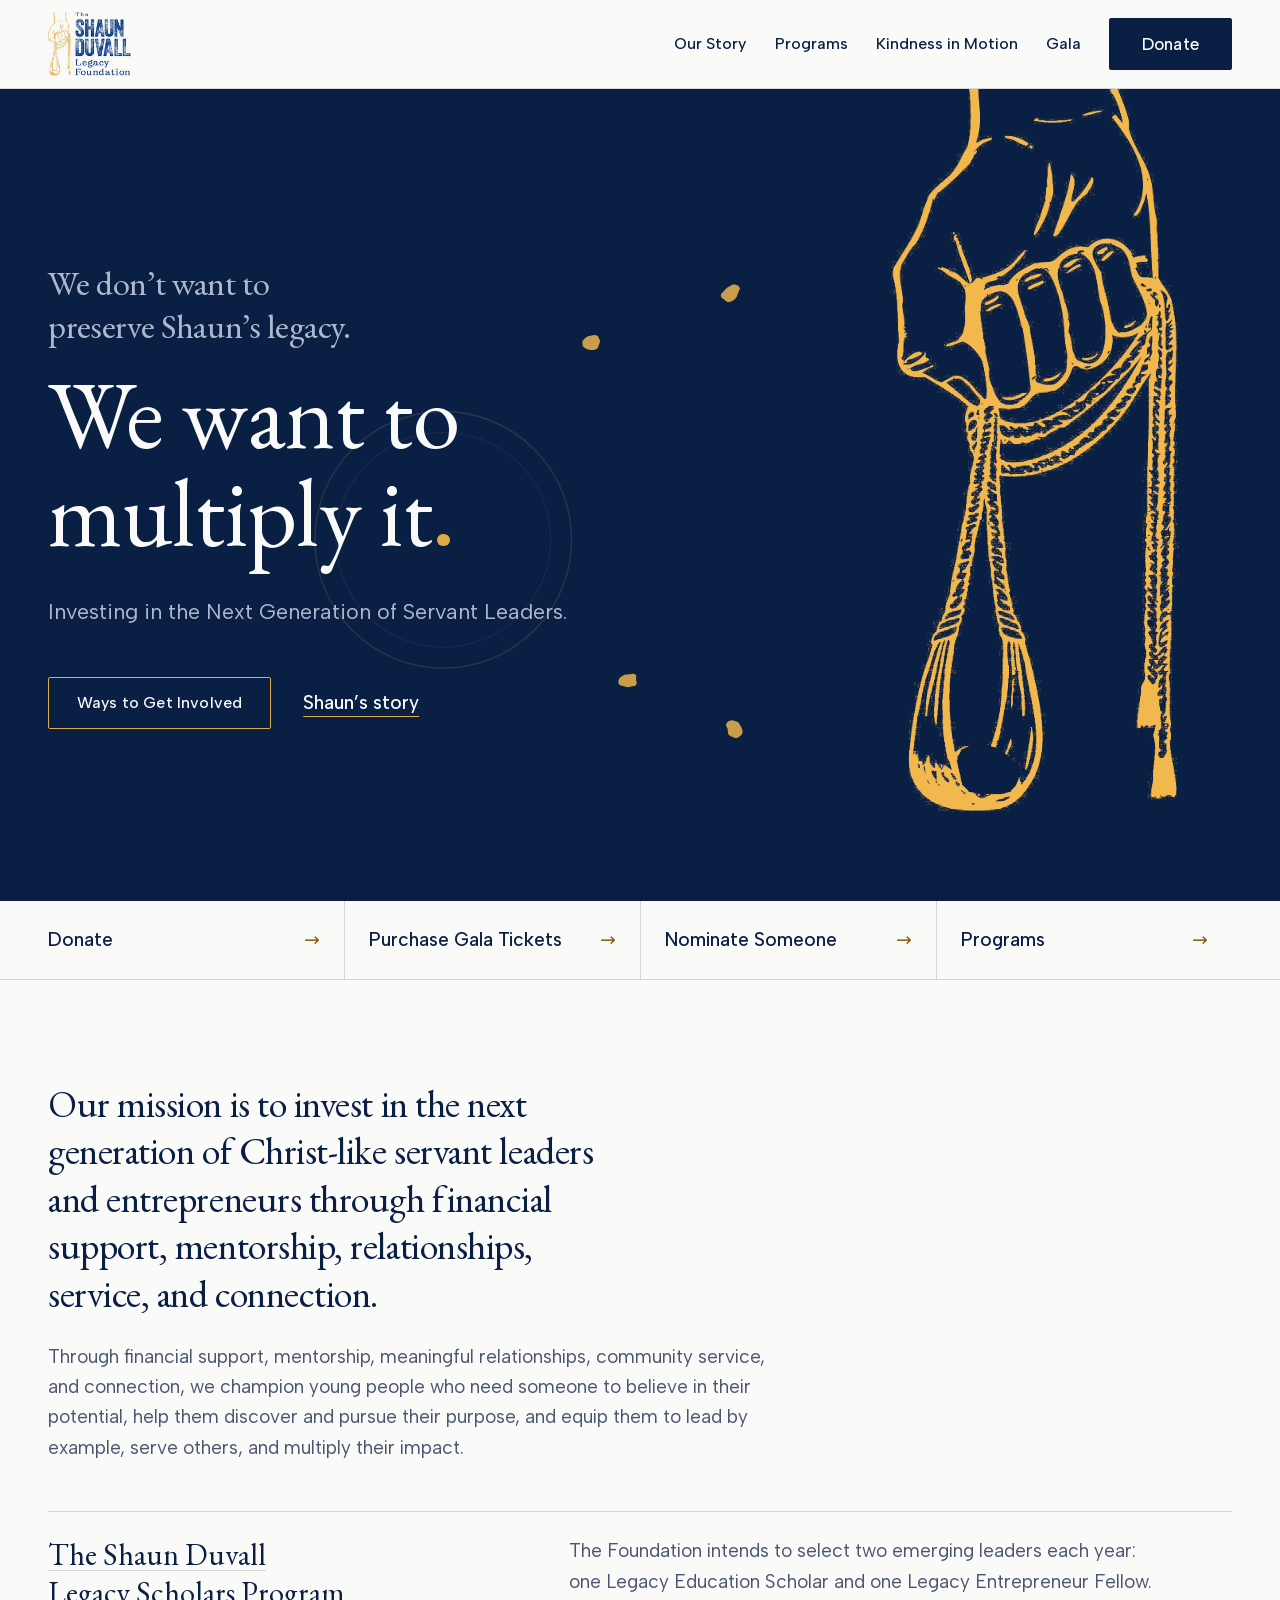
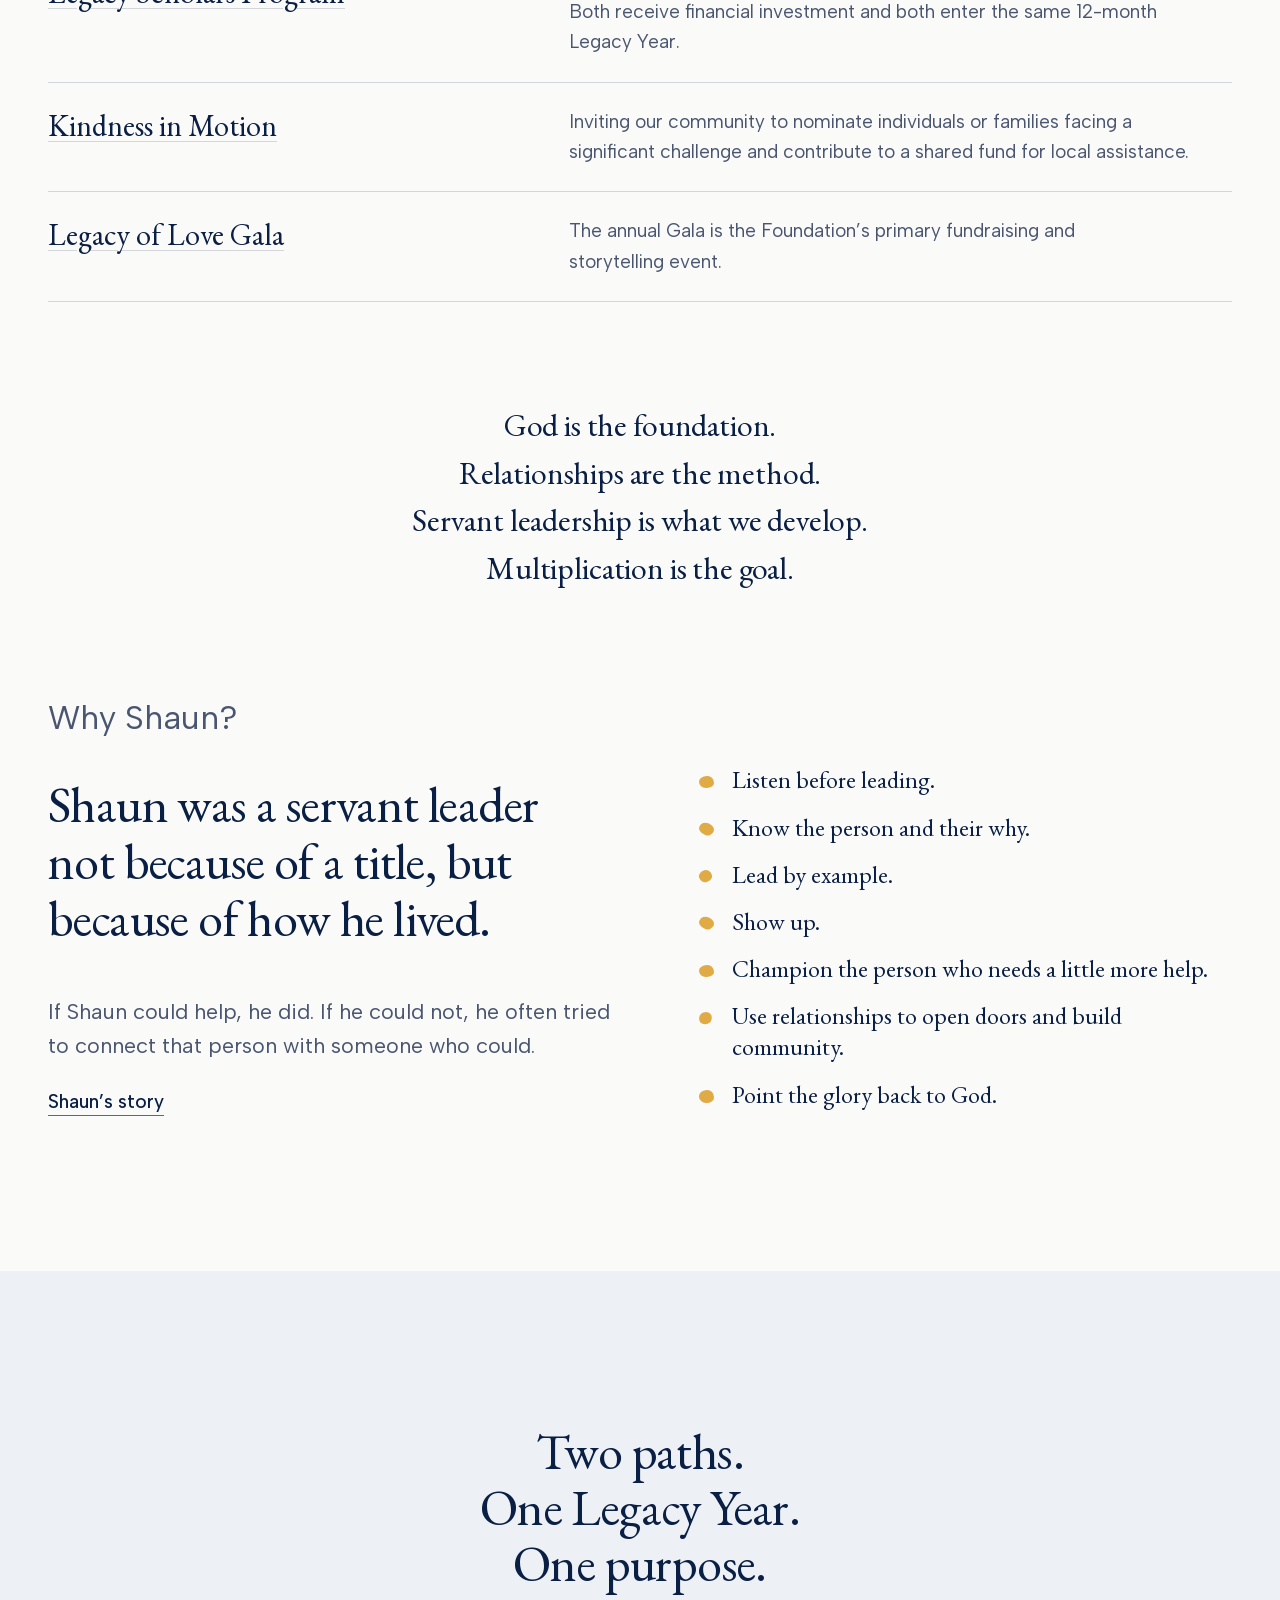
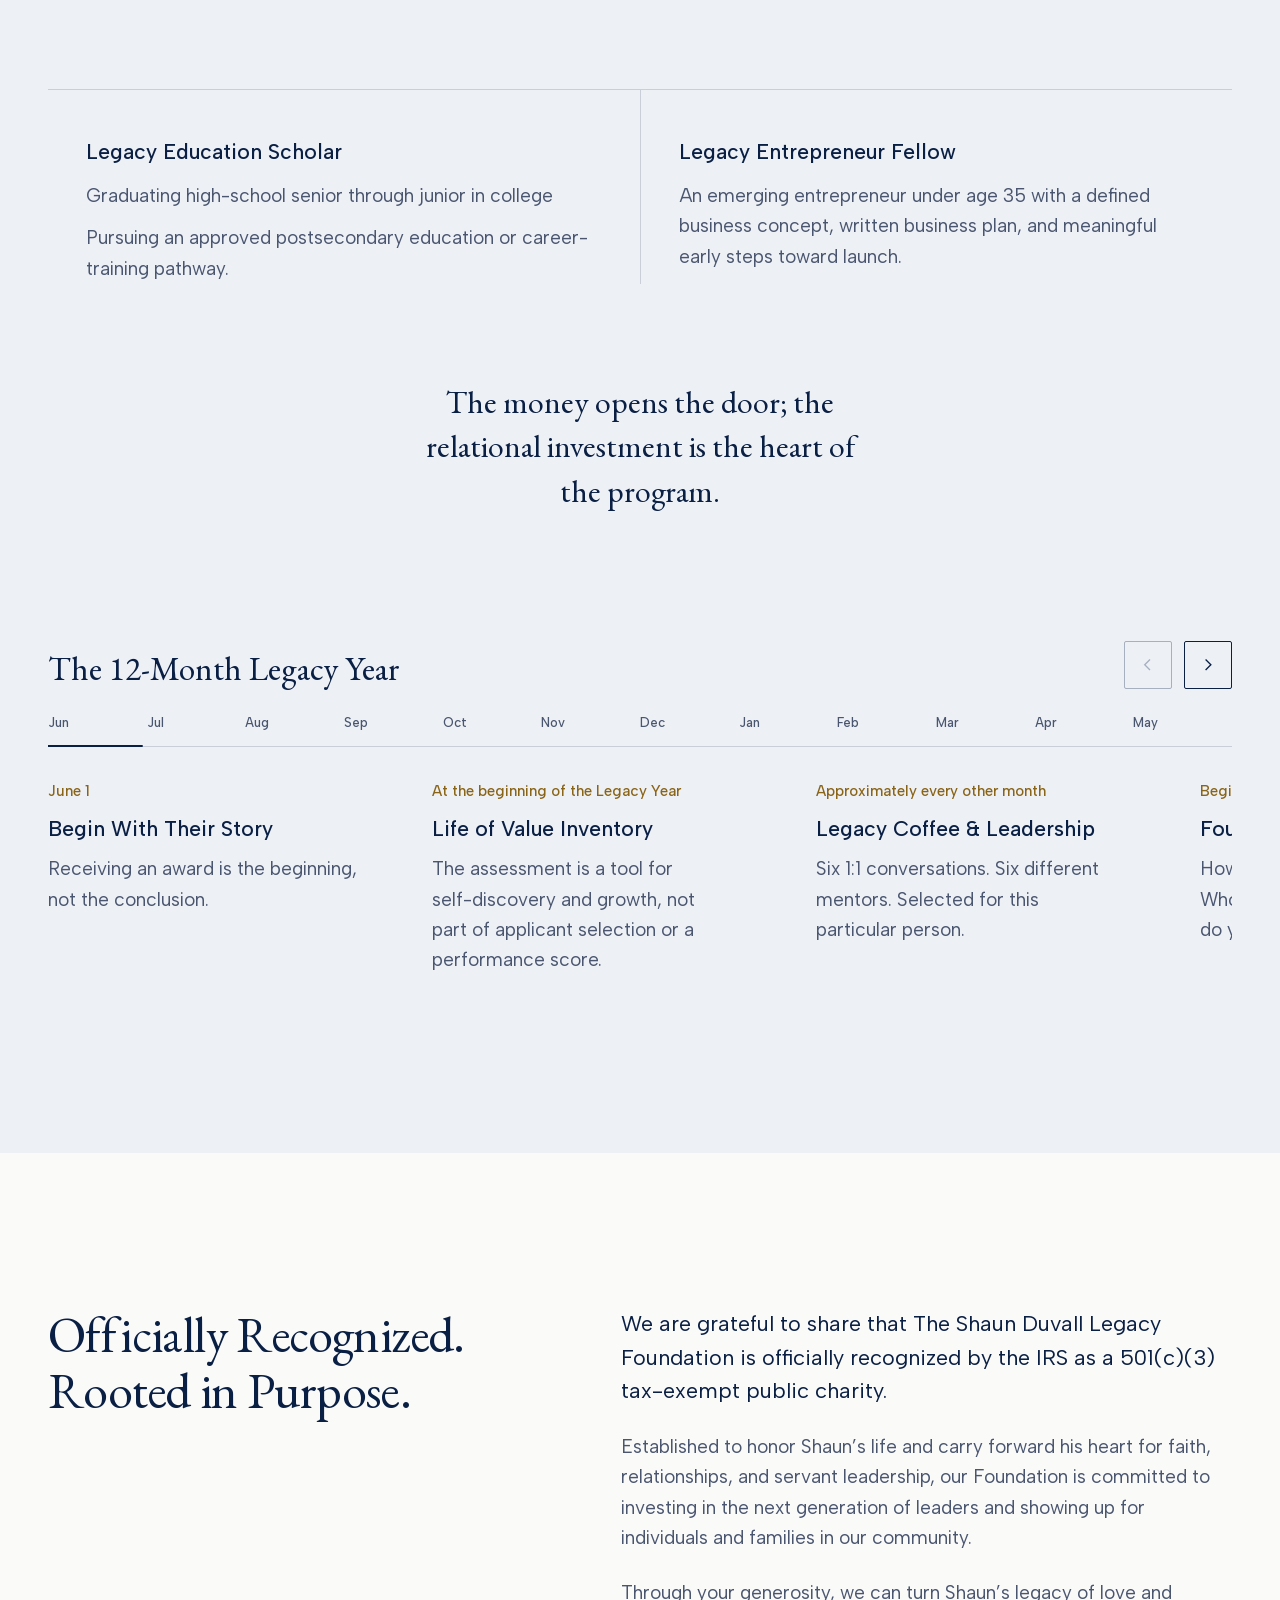
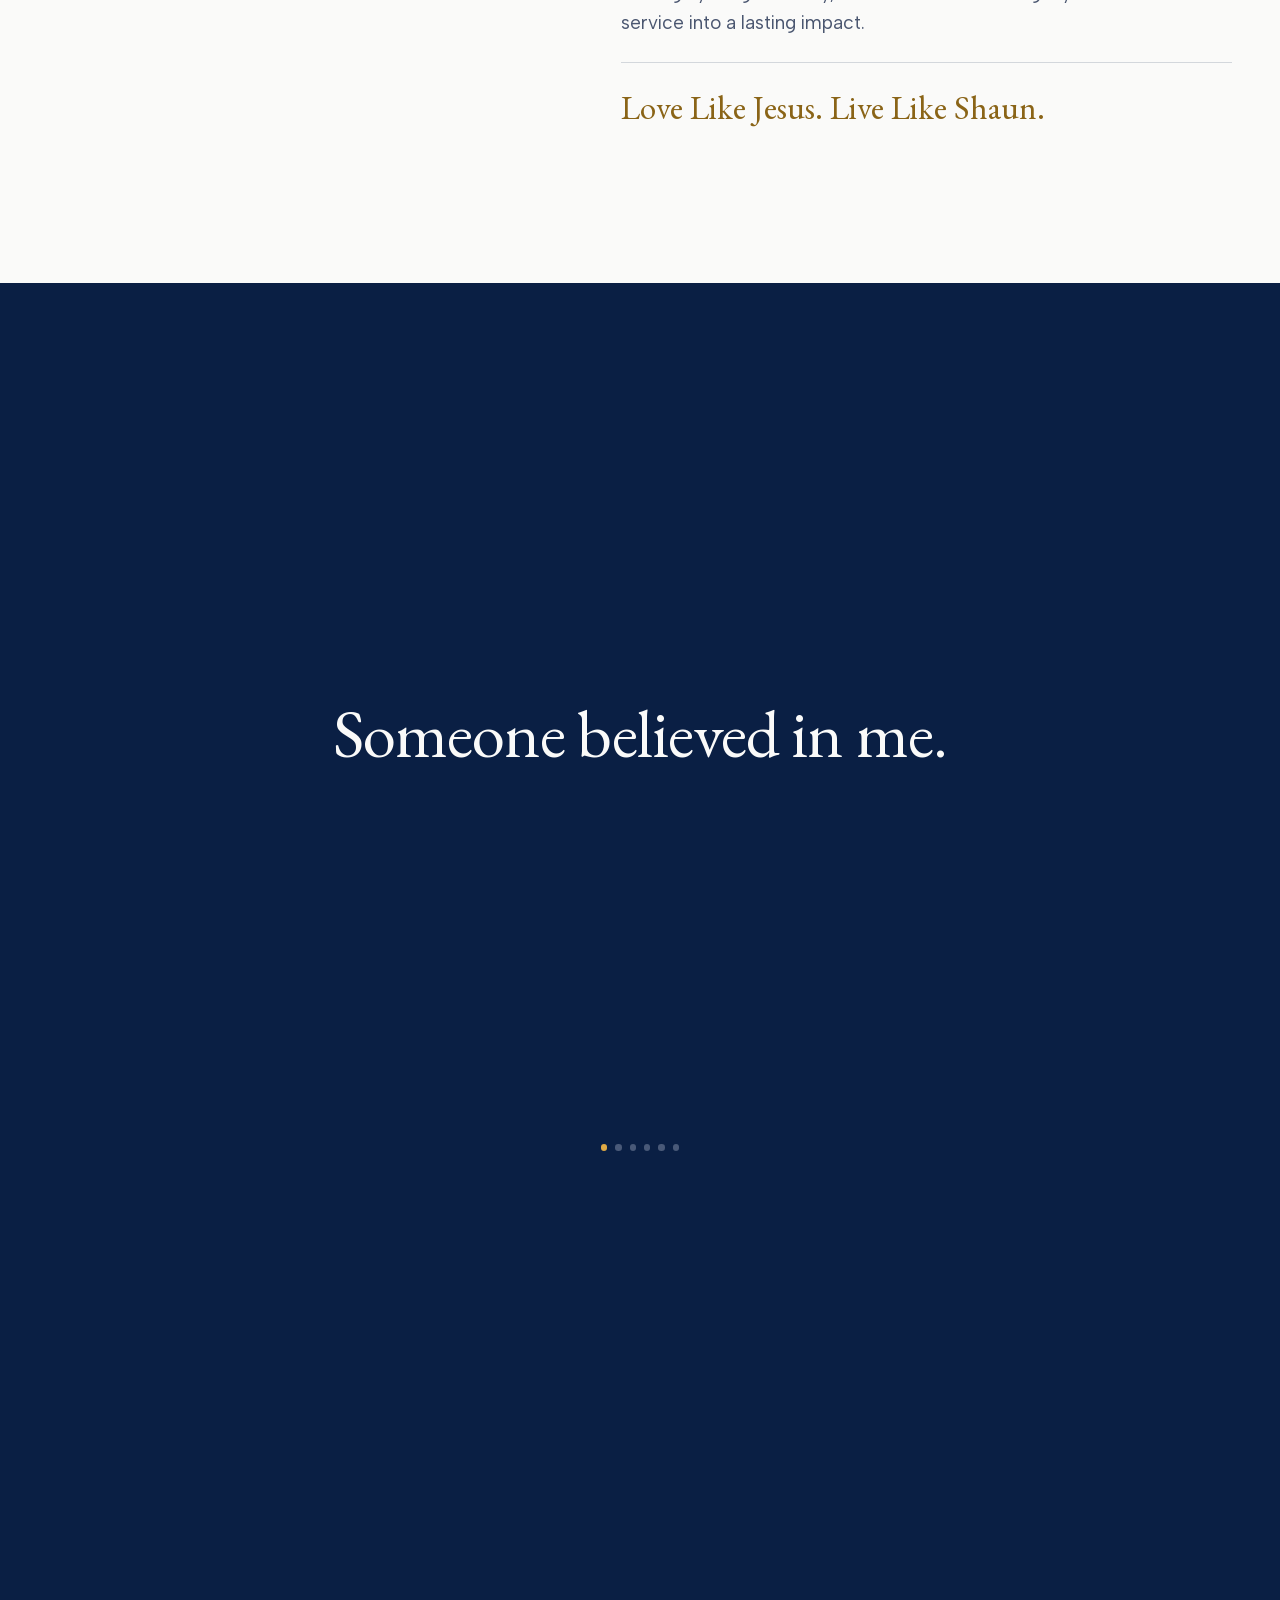
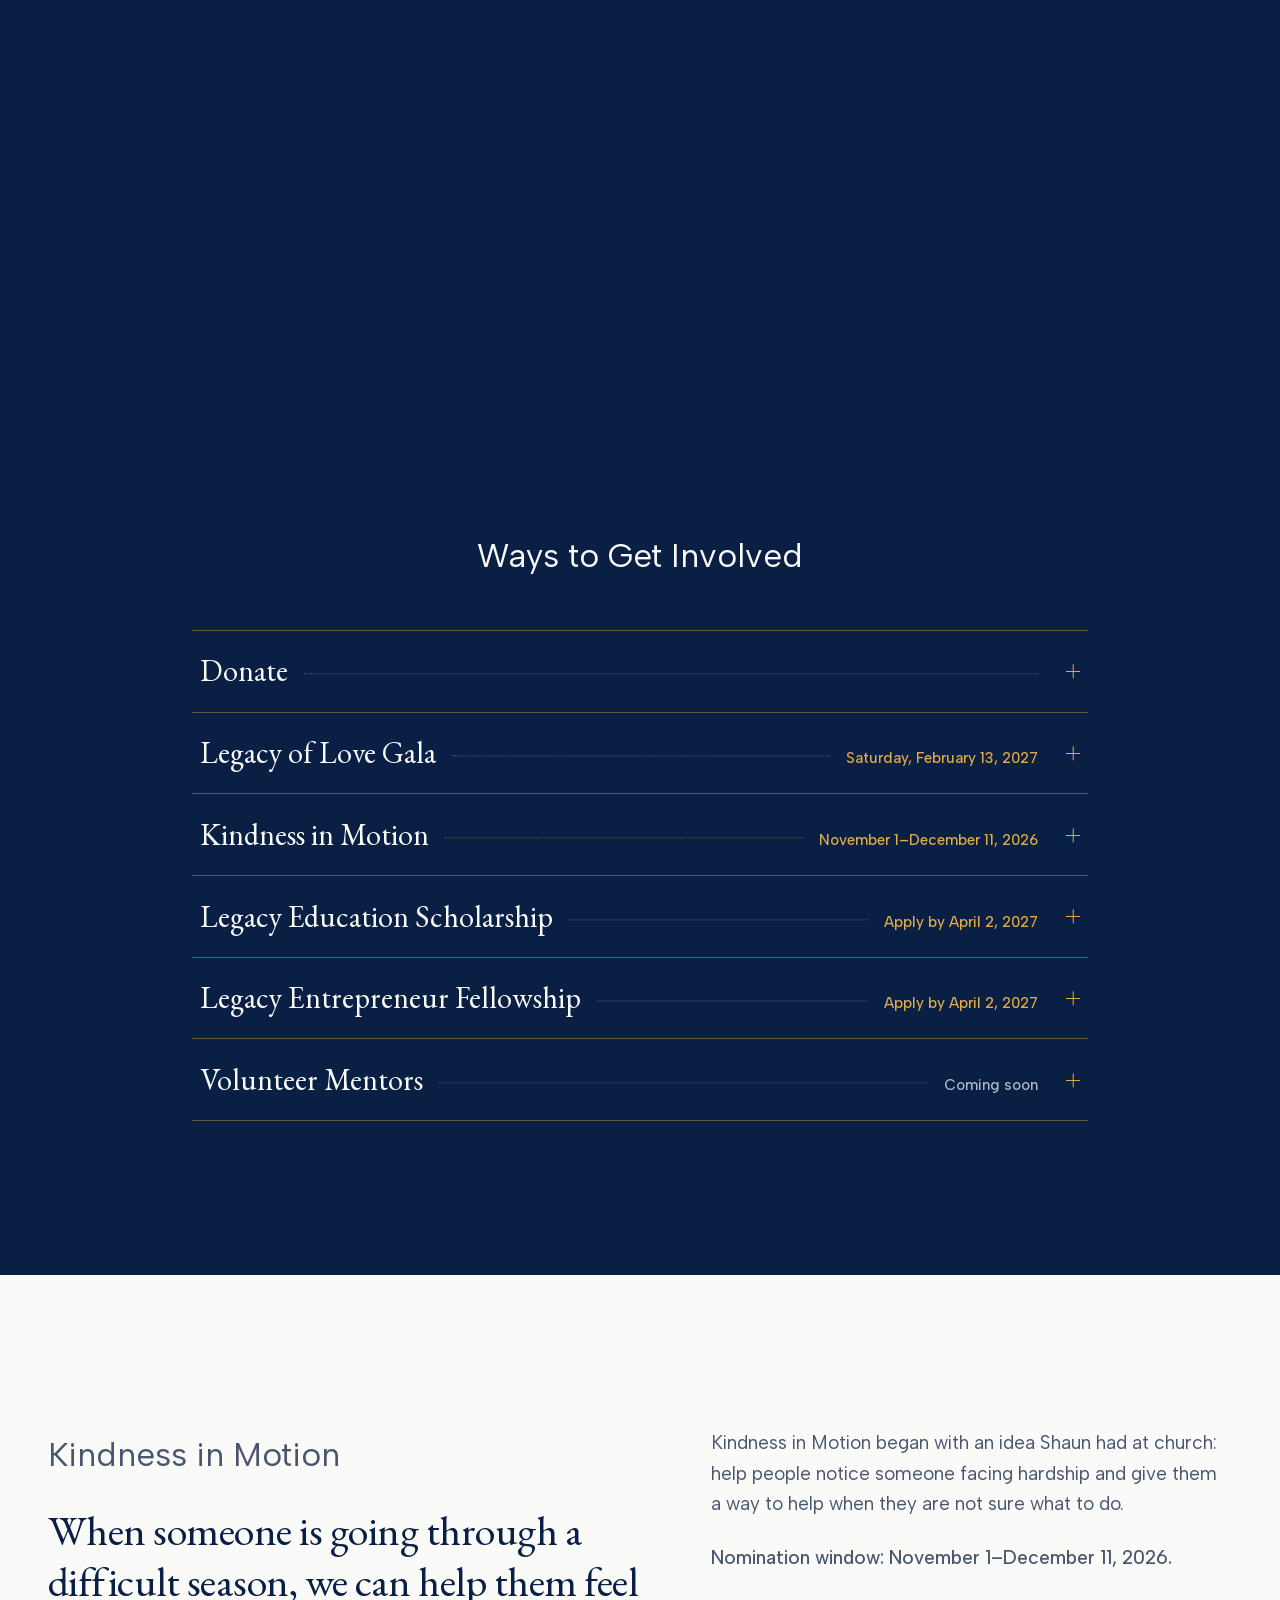
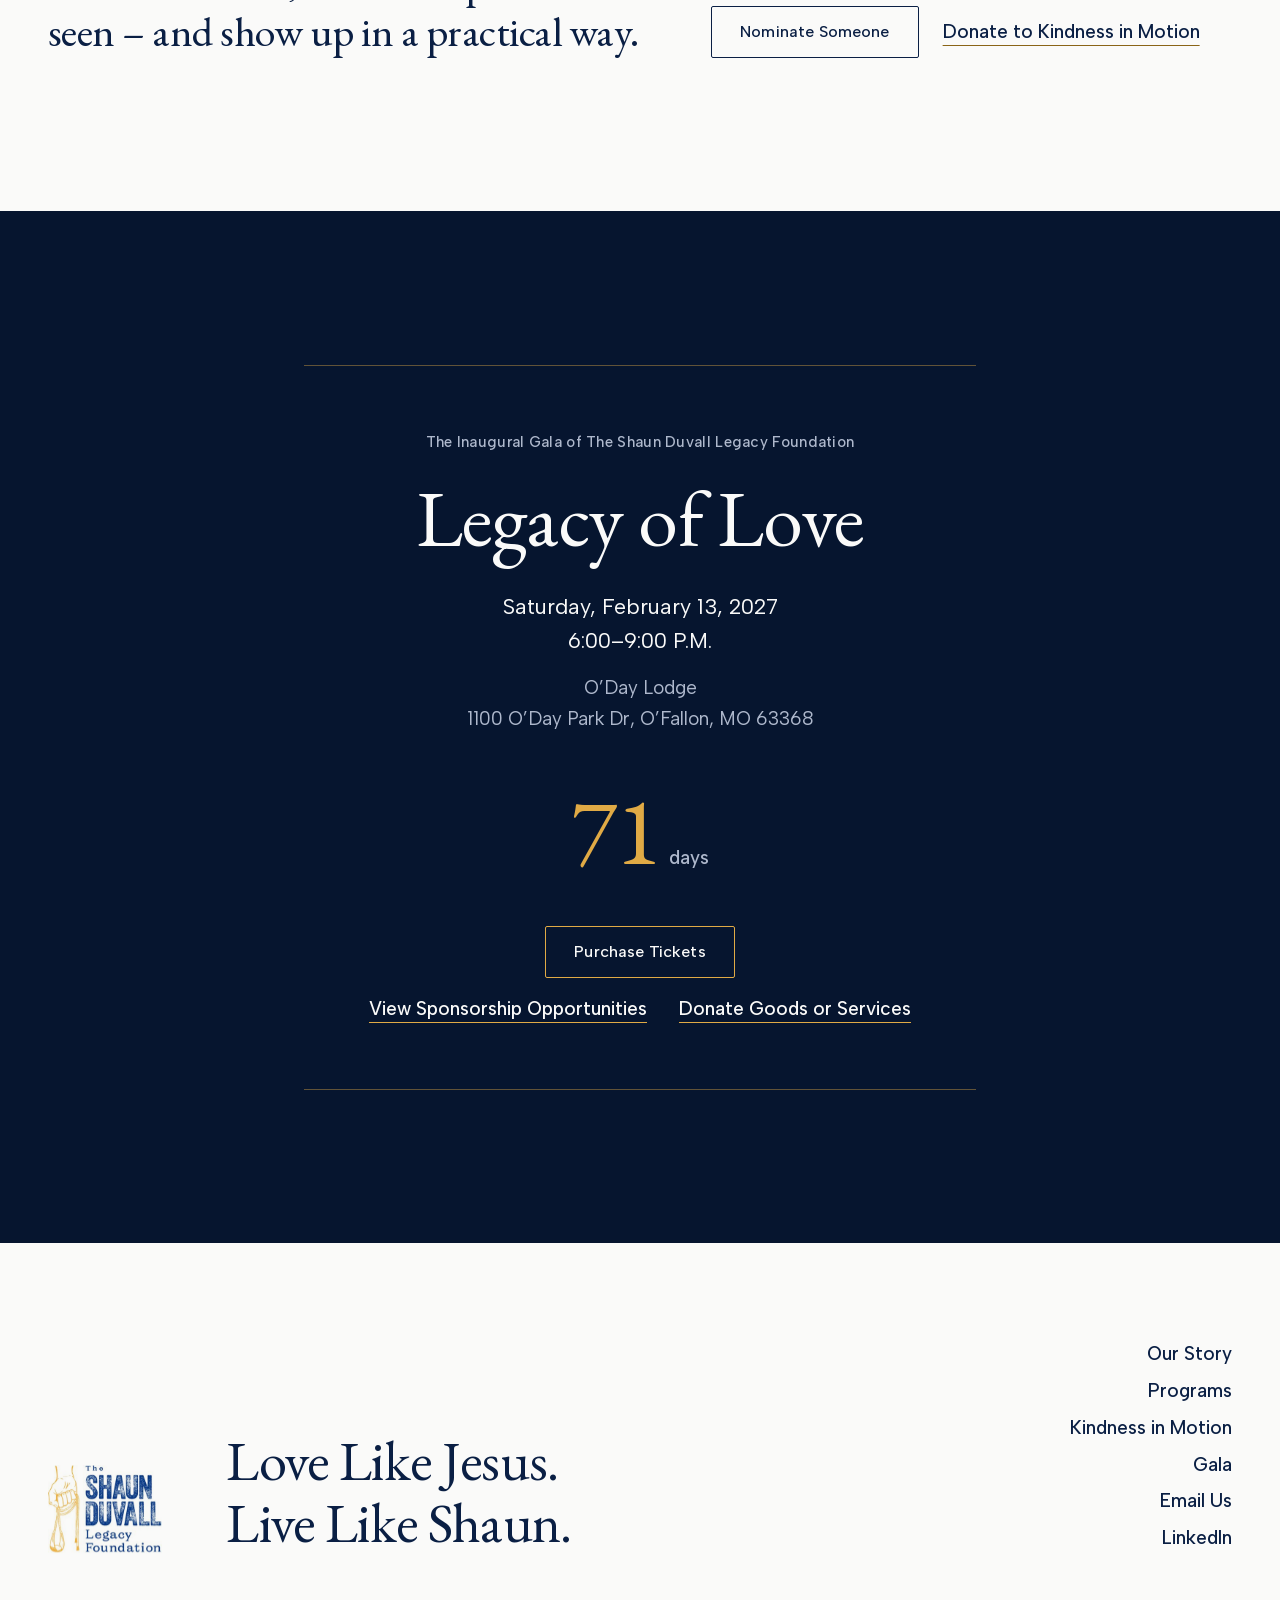
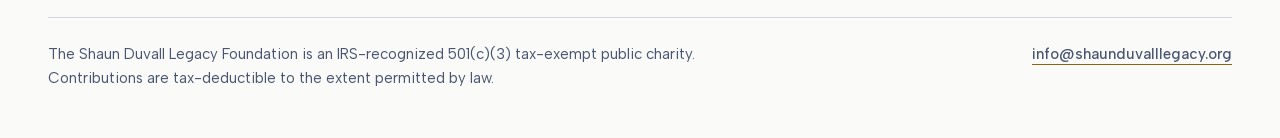
<file: index.html>
<!doctype html>
<html lang="en">
<head>
<meta charset="utf-8">
<meta name="viewport" content="width=device-width, initial-scale=1">
<title>The Shaun Duvall Legacy Foundation</title>
<meta name="description" content="Investing in the Next Generation of Servant Leaders. Love Like Jesus. Live Like Shaun.">
<meta property="og:title" content="The Shaun Duvall Legacy Foundation">
<meta property="og:description" content="Investing in the Next Generation of Servant Leaders.">
<link rel="canonical" href="https://shaunduvalllegacy.org/">
<link rel="preload" href="assets/fonts/eb-garamond-400.woff2" as="font" type="font/woff2" crossorigin>
<link rel="stylesheet" href="assets/css/site.css">
<script>
  // Motion is on unless the visitor asked for less. If the hero script never runs, show the full stop anyway.
  if (!matchMedia('(prefers-reduced-motion: reduce)').matches) document.documentElement.classList.add('js-motion');
  setTimeout(function () { var h = document.querySelector('.hero h1'); if (h) h.classList.add('landed'); }, 6000);
</script>
<script type="module" src="assets/js/home.js"></script>
</head>
<body>
<a class="skip" href="#main">Skip to content</a>

<header class="site-header">
  <div class="wrap">
    <a class="brand" href="index.html" aria-label="The Shaun Duvall Legacy Foundation, home"><img src="assets/img/logo.jpg" alt="" width="312" height="240"></a>
    <a class="btn header-give" href="https://givebutter.com/the-shaun-duvall-legacy-foundation" data-link="givebutter-main" target="_blank" rel="noopener">Donate<span class="visually-hidden"> (opens in a new tab)</span></a>
    <button class="btn menu-btn" type="button" aria-expanded="false" aria-controls="site-nav">Menu</button>
    <nav class="nav" id="site-nav" aria-label="Main">
      <a href="our-story.html">Our Story</a>
      <a href="programs.html">Programs</a>
      <a href="kindness-in-motion.html">Kindness in Motion</a>
      <a href="gala.html">Gala</a>
      <a class="btn" href="https://givebutter.com/the-shaun-duvall-legacy-foundation" data-link="givebutter-main" target="_blank" rel="noopener">Donate<span class="visually-hidden"> (opens in a new tab)</span></a>
    </nav>
  </div>
</header>

<main id="main">

  <section class="hero dark" aria-labelledby="h1">
    <canvas class="net" aria-hidden="true"></canvas>
    <img class="sling" src="assets/img/sling-hand.png" alt="" width="362" height="1000">
    <div class="wrap">
      <div class="hero-copy">
        <h1 id="h1"><span class="s1">We don’t want to preserve Shaun’s legacy.</span> <span class="s2">We want to multiply it<span class="visually-hidden">.</span><span class="stone" aria-hidden="true"></span></span></h1>
        <p class="lede">Investing in the Next Generation of Servant Leaders.</p>
        <div class="actions">
          <a class="btn" href="#ways">Ways to Get Involved</a>
          <a class="link" href="our-story.html">Shaun’s story</a>
        </div>
      </div>
    </div>
  </section>


  <nav class="quick" aria-label="Quick links">
    <div class="wrap">
      <ul>
        <li><a href="https://givebutter.com/the-shaun-duvall-legacy-foundation" data-link="givebutter-main" target="_blank" rel="noopener">Donate<span class="visually-hidden"> (opens in a new tab)</span></a></li>
        <li><a href="https://givebutter.com/c/2027-legacy-of-love-gala-tgnqzc" data-link="givebutter-gala" target="_blank" rel="noopener">Purchase Gala Tickets<span class="visually-hidden"> (opens in a new tab)</span></a></li>
        <li><a href="https://docs.google.com/forms/d/e/1FAIpQLSeOHOIaSjsT0Wu8Y0i6qXNMYa6OlCgpB22ScNUyDcRDLi6Fow/viewform" data-link="kim-nominate" target="_blank" rel="noopener">Nominate Someone<span class="visually-hidden"> (opens in a new tab)</span></a></li>
        <li><a href="programs.html">Programs</a></li>
      </ul>
    </div>
  </nav>

  <section class="does" aria-label="What the Foundation does">
    <div class="wrap">
      <p class="mission">Our mission is to invest in the next generation of Christ-like servant leaders and entrepreneurs through financial support, mentorship, relationships, service, and connection.</p>
      <p class="how">Through financial support, mentorship, meaningful relationships, community service, and connection, we champion young people who need someone to believe in their potential, help them discover and pursue their purpose, and equip them to lead by example, serve others, and multiply their impact.</p>
      <ul class="does-list">
        <li><h3><a href="#paths">The Shaun Duvall Legacy Scholars Program</a></h3><p>The Foundation intends to select two emerging leaders each year: one Legacy Education Scholar and one Legacy Entrepreneur Fellow. Both receive financial investment and both enter the same 12-month Legacy Year.</p></li>
        <li><h3><a href="#kim">Kindness in Motion</a></h3><p>Inviting our community to nominate individuals or families facing a significant challenge and contribute to a shared fund for local assistance.</p></li>
        <li><h3><a href="#gala">Legacy of Love Gala</a></h3><p>The annual Gala is the Foundation’s primary fundraising and storytelling event.</p></li>
      </ul>
    </div>
  </section>

  <section class="creed" aria-label="What we believe">
    <div class="wrap">
      <p>God is the foundation.<br>Relationships are the method.<br>Servant leadership is what we develop.<br>Multiplication is the goal.</p>
    </div>
  </section>

  <section class="why" aria-labelledby="why-h">
    <div class="wrap">
      <div class="why-text">
        <h2 id="why-h">Why Shaun?</h2>
        <p class="statement">Shaun was a servant leader not because of a title, but because of how he lived.</p>
        <p class="follow">If Shaun could help, he did. If he could not, he often tried to connect that person with someone who could.</p>
        <a class="link" href="our-story.html">Shaun’s story</a>
      </div>
      <ul class="shaun-ways">
        <li style="--i:0"><span class="pebble" aria-hidden="true"></span>Listen before leading.</li>
        <li style="--i:1"><span class="pebble" aria-hidden="true"></span>Know the person and their why.</li>
        <li style="--i:2"><span class="pebble" aria-hidden="true"></span>Lead by example.</li>
        <li style="--i:3"><span class="pebble" aria-hidden="true"></span>Show up.</li>
        <li style="--i:4"><span class="pebble" aria-hidden="true"></span>Champion the person who needs a little more help.</li>
        <li style="--i:5"><span class="pebble" aria-hidden="true"></span>Use relationships to open doors and build community.</li>
        <li style="--i:6"><span class="pebble" aria-hidden="true"></span>Point the glory back to God.</li>
      </ul>
    </div>
  </section>

  <section class="paths" id="paths" aria-labelledby="paths-h">
    <div class="wrap">
      <h2 id="paths-h"><span class="nw">Two paths.</span> <span class="nw">One Legacy Year.</span> <span class="nw">One purpose.</span></h2>
      <div class="pair">
        <div>
          <h3>Legacy Education Scholar</h3>
          <p>Graduating high-school senior through junior in college</p>
          <p>Pursuing an approved postsecondary education or career-training pathway.</p>
        </div>
        <div>
          <h3>Legacy Entrepreneur Fellow</h3>
          <p>An emerging entrepreneur under age 35 with a defined business concept, written business plan, and meaningful early steps toward launch.</p>
        </div>
      </div>
      <p class="heart">The money opens the door; the relational investment is the heart of the program.</p>

      <div class="year">
        <div class="year-head">
          <h3>The 12-Month Legacy Year</h3>
          <div class="year-nav">
            <button type="button" data-dir="-1" aria-label="Earlier in the year"><svg viewBox="0 0 20 20" fill="none" stroke="currentColor" stroke-width="1.5" aria-hidden="true"><path d="M12.5 4 6.5 10l6 6"/></svg></button>
            <button type="button" data-dir="1" aria-label="Later in the year"><svg viewBox="0 0 20 20" fill="none" stroke="currentColor" stroke-width="1.5" aria-hidden="true"><path d="m7.5 4 6 6-6 6"/></svg></button>
          </div>
        </div>
        <div class="ruler" aria-hidden="true">
          <span>Jun</span><span>Jul</span><span>Aug</span><span>Sep</span><span>Oct</span><span>Nov</span><span>Dec</span><span>Jan</span><span>Feb</span><span>Mar</span><span>Apr</span><span>May</span>
          <i class="fill"></i>
        </div>
        <ol class="stops" tabindex="0" aria-label="The Legacy Year, June to May">
          <li class="stop"><p class="when">June 1</p><h4>Begin With Their Story</h4><p>Receiving an award is the beginning, not the conclusion.</p></li>
          <li class="stop"><p class="when">At the beginning of the Legacy Year</p><h4>Life of Value Inventory</h4><p>The assessment is a tool for self-discovery and growth, not part of applicant selection or a performance score.</p></li>
          <li class="stop"><p class="when">Approximately every other month</p><h4>Legacy Coffee &amp; Leadership</h4><p>Six 1:1 conversations. Six different mentors. Selected for this particular person.</p></li>
          <li class="stop"><p class="when">Beginning, middle, and near the end</p><h4>Foundation Check-Ins</h4><p>How are you? What are you learning? Who have you connected with? What do you need?</p></li>
          <li class="stop"><p class="when">Ideally in September or October</p><h4>Serve Together</h4><p>To serve Him is to serve them.</p></li>
          <li class="stop"><p class="when">The following year’s Gala</p><h4>Return to the Gala</h4><p>Where were you last June, and where are you now?</p></li>
          <li class="stop"><p class="when">May 1</p><h4>After the Legacy Year</h4><p>The required commitment ends after the Legacy Year, but the relationship does not have to.</p></li>
        </ol>
      </div>
    </div>
  </section>

  <section class="recognized" aria-labelledby="recognized-h">
    <div class="wrap">
      <h2 id="recognized-h"><span class="nw">Officially Recognized.</span> <span class="nw">Rooted in Purpose.</span></h2>
      <div class="said">
        <p class="lead">We are grateful to share that The Shaun Duvall Legacy Foundation is officially recognized by the IRS as a <span class="nw">501(c)(3)</span> tax-exempt public charity.</p>
        <p>Established to honor Shaun’s life and carry forward his heart for faith, relationships, and servant leadership, our Foundation is committed to investing in the next generation of leaders and showing up for individuals and families in our community.</p>
        <p>Through your generosity, we can turn Shaun’s legacy of love and service into a lasting impact.</p>
        <p class="sign">Love Like Jesus. Live Like Shaun.</p>
      </div>
    </div>
  </section>

  <div class="dark">
    <section class="circle" aria-label="The Circle">
      <div class="circle-track">
        <div class="circle-stage">
          <ol class="circle-lines">
            <li>Someone believed in me.</li>
            <li>Someone invested in me.</li>
            <li>Someone listened to my story.</li>
            <li>Someone connected me.</li>
            <li>Someone showed up for me.</li>
            <li class="turn">Now it’s my turn.</li>
          </ol>
          <div class="circle-count" aria-hidden="true"><span></span><span></span><span></span><span></span><span></span><span></span></div>
        </div>
      </div>
    </section>

    <section class="ways" id="ways" aria-labelledby="ways-h">
      <div class="wrap">
        <h2 id="ways-h">Ways to Get Involved</h2>
        <ul class="program">
          <li class="door">
            <h3><button class="row" type="button" aria-expanded="true" aria-controls="p-donate"><span class="name">Donate</span> <span class="leader" aria-hidden="true"></span><span class="plus" aria-hidden="true"></span></button></h3>
            <div class="panel" id="p-donate"><div class="panel-inner"><div class="panel-body">
              <p>Your support helps us invest not only in a young person’s education or idea, but in the person themselves.</p>
              <div class="actions"><a class="btn" href="https://givebutter.com/the-shaun-duvall-legacy-foundation" data-link="givebutter-main" target="_blank" rel="noopener">Donate<span class="visually-hidden"> (opens in a new tab)</span></a></div>
            </div></div></div>
          </li>
          <li class="door">
            <h3><button class="row" type="button" aria-expanded="true" aria-controls="p-gala"><span class="name">Legacy of Love Gala</span> <span class="leader" aria-hidden="true"></span> <span class="when">Saturday, February 13, 2027</span><span class="plus" aria-hidden="true"></span></button></h3>
            <div class="panel" id="p-gala"><div class="panel-inner"><div class="panel-body">
              <p>All sponsorship levels include dinner, hosted drinks, and live &amp; silent auction participation.</p>
              <div class="actions">
                <a class="btn" href="assets/docs/legacy-of-love-2027-sponsorship.pdf" target="_blank" rel="noopener">View Sponsorship Opportunities<span class="visually-hidden"> (opens in a new tab)</span></a>
                <a class="link" href="#gala">Legacy of Love Gala</a>
              </div>
            </div></div></div>
          </li>
          <li class="door">
            <h3><button class="row" type="button" aria-expanded="true" aria-controls="p-kim"><span class="name">Kindness in Motion</span> <span class="leader" aria-hidden="true"></span> <span class="when">November 1–December 11, 2026</span><span class="plus" aria-hidden="true"></span></button></h3>
            <div class="panel" id="p-kim"><div class="panel-inner"><div class="panel-body">
              <p class="kim-invite">Nominate someone. Tell us about an individual or family in our local community who is going through a difficult season.</p>
              <p class="closed" hidden>Thank you to everyone who has nominated someone in need of kindness and encouragement. Our team is prayerfully reviewing submissions and looks forward to sharing God’s love through Kindness in Motion.</p>
              <div class="actions">
                <a class="btn" href="https://docs.google.com/forms/d/e/1FAIpQLSeOHOIaSjsT0Wu8Y0i6qXNMYa6OlCgpB22ScNUyDcRDLi6Fow/viewform" data-link="kim-nominate" target="_blank" rel="noopener">Nominate Someone<span class="visually-hidden"> (opens in a new tab)</span></a>
                <a class="link" href="#kim">Kindness in Motion</a>
              </div>
            </div></div></div>
          </li>
          <li class="door">
            <h3><button class="row" type="button" aria-expanded="true" aria-controls="p-scholar"><span class="name">Legacy Education Scholarship</span> <span class="leader" aria-hidden="true"></span> <span class="when">Apply by April 2, 2027</span><span class="plus" aria-hidden="true"></span></button></h3>
            <div class="panel" id="p-scholar"><div class="panel-inner"><div class="panel-body">
              <p>Graduating high-school senior through junior in college</p>
              <div class="actions">
                <a class="btn" href="https://docs.google.com/forms/d/e/1FAIpQLScMRUjBZNtj3R0Yyv00ROTeLJQ3NOzu-4j4vOHr1ZopPXj7Gw/viewform" data-link="scholarship-apply" target="_blank" rel="noopener">Apply for Education Scholarship<span class="visually-hidden"> (opens in a new tab)</span></a>
                <a class="btn" href="https://docs.google.com/forms/d/e/1FAIpQLSckeMZPQg76kOyLop7ckas9EoKNS_-9xtdEdW-6NwtQLUJO4Q/viewform" data-link="scholarship-reference" target="_blank" rel="noopener">Submit Education Scholarship Reference<span class="visually-hidden"> (opens in a new tab)</span></a>
              </div>
              <p class="note">Applicants must identify one non-family reference who can speak to their character, integrity, servant leadership, and commitment to serving others.</p>
              <p class="note">After completing the application, applicants are responsible for sharing the reference form with their chosen reference. The reference must complete and submit the form independently.</p>
              <p class="note">Application and reference deadline: April 2, 2027, at 11:59 PM.</p>
            </div></div></div>
          </li>
          <li class="door">
            <h3><button class="row" type="button" aria-expanded="true" aria-controls="p-fellow"><span class="name">Legacy Entrepreneur Fellowship</span> <span class="leader" aria-hidden="true"></span> <span class="when">Apply by April 2, 2027</span><span class="plus" aria-hidden="true"></span></button></h3>
            <div class="panel" id="p-fellow"><div class="panel-inner"><div class="panel-body">
              <p>Under age 35 at the application deadline.</p>
              <div class="actions">
                <a class="btn" href="https://docs.google.com/forms/d/e/1FAIpQLScXn0DoPSarGH6YaQyz6KzOuaYDHji75H_3yEwW39Me74tYTQ/viewform" data-link="fellowship-apply" target="_blank" rel="noopener">Apply for Entrepreneur Fellowship<span class="visually-hidden"> (opens in a new tab)</span></a>
                <a class="btn" href="https://docs.google.com/forms/d/e/1FAIpQLSd-zjHvoXSDtl2UqVuqfZOO1SIItPlm0KdzPmTdrMggzbMBnw/viewform" data-link="fellowship-reference" target="_blank" rel="noopener">Submit Entrepreneur Fellowship Reference<span class="visually-hidden"> (opens in a new tab)</span></a>
              </div>
              <p class="note">Applicants must identify one non-family reference who can speak to their character, integrity, initiative, work ethic, leadership, and entrepreneurial potential.</p>
              <p class="note">After completing the application, applicants are responsible for sharing the reference form with their chosen reference. The reference must complete and submit the form independently.</p>
              <p class="note">Application and reference deadline: April 2, 2027, at 11:59 PM.</p>
            </div></div></div>
          </li>
          <li class="door">
            <h3><button class="row" type="button" aria-expanded="true" aria-controls="p-mentor"><span class="name">Volunteer Mentors</span> <span class="leader" aria-hidden="true"></span> <span class="when is-soon">Coming soon</span><span class="plus" aria-hidden="true"></span></button></h3>
            <div class="panel" id="p-mentor"><div class="panel-inner"><div class="panel-body">
              <div class="actions"><span class="soon" data-pending="mentor-apply"><b>Become a Legacy Mentor</b> Coming soon</span></div>
            </div></div></div>
          </li>
        </ul>
      </div>
    </section>
  </div>

  <section class="kim" id="kim" aria-labelledby="kim-h">
    <div class="wrap">
      <div>
        <h2 id="kim-h">Kindness in Motion</h2>
        <p class="statement">When someone is going through a difficult season, we can help them feel seen – and show up in a practical way.</p>
      </div>
      <div class="side">
        <p>Kindness in Motion began with an idea Shaun had at church: help people notice someone facing hardship and give them a way to help when they are not sure what to do.</p>
        <p class="window">Nomination window: <span class="nw">November 1–December 11, 2026.</span></p>
        <p class="closed" hidden>Thank you to everyone who has nominated someone in need of kindness and encouragement. Our team is prayerfully reviewing submissions and looks forward to sharing God’s love through Kindness in Motion.</p>
        <div class="actions">
          <a class="btn" href="https://docs.google.com/forms/d/e/1FAIpQLSeOHOIaSjsT0Wu8Y0i6qXNMYa6OlCgpB22ScNUyDcRDLi6Fow/viewform" data-link="kim-nominate" target="_blank" rel="noopener">Nominate Someone<span class="visually-hidden"> (opens in a new tab)</span></a>
          <a class="link" href="https://givebutter.com/the-shaun-duvall-legacy-foundation" data-link="givebutter-kim" target="_blank" rel="noopener">Donate to Kindness in Motion<span class="visually-hidden"> (opens in a new tab)</span></a>
        </div>
      </div>
    </div>
  </section>

  <section class="gala" id="gala" aria-labelledby="gala-h">
    <div class="wrap">
      <div class="card">
        <p class="sub">The Inaugural Gala of The Shaun Duvall Legacy Foundation</p>
        <h2 id="gala-h">Legacy of Love</h2>
        <p class="when">Saturday, February 13, 2027<br>6:00–9:00 P.M.</p>
        <p class="where">O’Day Lodge<br>1100 O’Day Park Dr, O’Fallon, MO 63368</p>
        <p class="countdown" data-until="2027-02-13T18:00:00-06:00" hidden><span class="num"></span><span class="unit">days</span></p>
        <div class="actions">
          <a class="btn" href="https://givebutter.com/c/2027-legacy-of-love-gala-tgnqzc" data-link="givebutter-gala" target="_blank" rel="noopener">Purchase Tickets<span class="visually-hidden"> (opens in a new tab)</span></a>
          <div class="secondary">
            <a class="link" href="assets/docs/legacy-of-love-2027-sponsorship.pdf" target="_blank" rel="noopener">View Sponsorship Opportunities<span class="visually-hidden"> (opens in a new tab)</span></a>
            <a class="link" href="https://docs.google.com/forms/d/e/1FAIpQLScfJPsktyq3bZqAAPFPHzD38JGZukdhKnafwFfVtLsN8P2DAQ/viewform" data-link="gala-goods-form" target="_blank" rel="noopener">Donate Goods or Services<span class="visually-hidden"> (opens in a new tab)</span></a>
          </div>
        </div>
      </div>
    </div>
  </section>

</main>

<footer class="site-footer">
  <div class="wrap">
    <div class="grid">
      <a class="brand" href="index.html" aria-label="The Shaun Duvall Legacy Foundation, home"><img src="assets/img/logo.jpg" alt="" width="312" height="240"></a>
      <p class="sign">Love Like Jesus. Live Like Shaun.</p>
      <nav aria-label="Footer">
        <a href="our-story.html">Our Story</a>
        <a href="programs.html">Programs</a>
        <a href="kindness-in-motion.html">Kindness in Motion</a>
        <a href="gala.html">Gala</a>
        <a href="mailto:info@shaunduvalllegacy.org" data-link="email-info">Email Us</a>
        <a href="https://www.linkedin.com/company/shaun-duvall-legacy-foundation" data-link="linkedin" target="_blank" rel="noopener">LinkedIn<span class="visually-hidden"> (opens in a new tab)</span></a>
      </nav>
    </div>
    <div class="legal">
      <p>The Shaun Duvall Legacy Foundation is an IRS-recognized <span class="nw">501(c)(3)</span> tax-exempt public charity. Contributions are tax-deductible to the extent permitted by law.</p>
      <p><a class="link" href="mailto:info@shaunduvalllegacy.org" data-link="email-info">info@shaunduvalllegacy.org</a></p>
    </div>
  </div>
</footer>
</body>
</html>
</file>
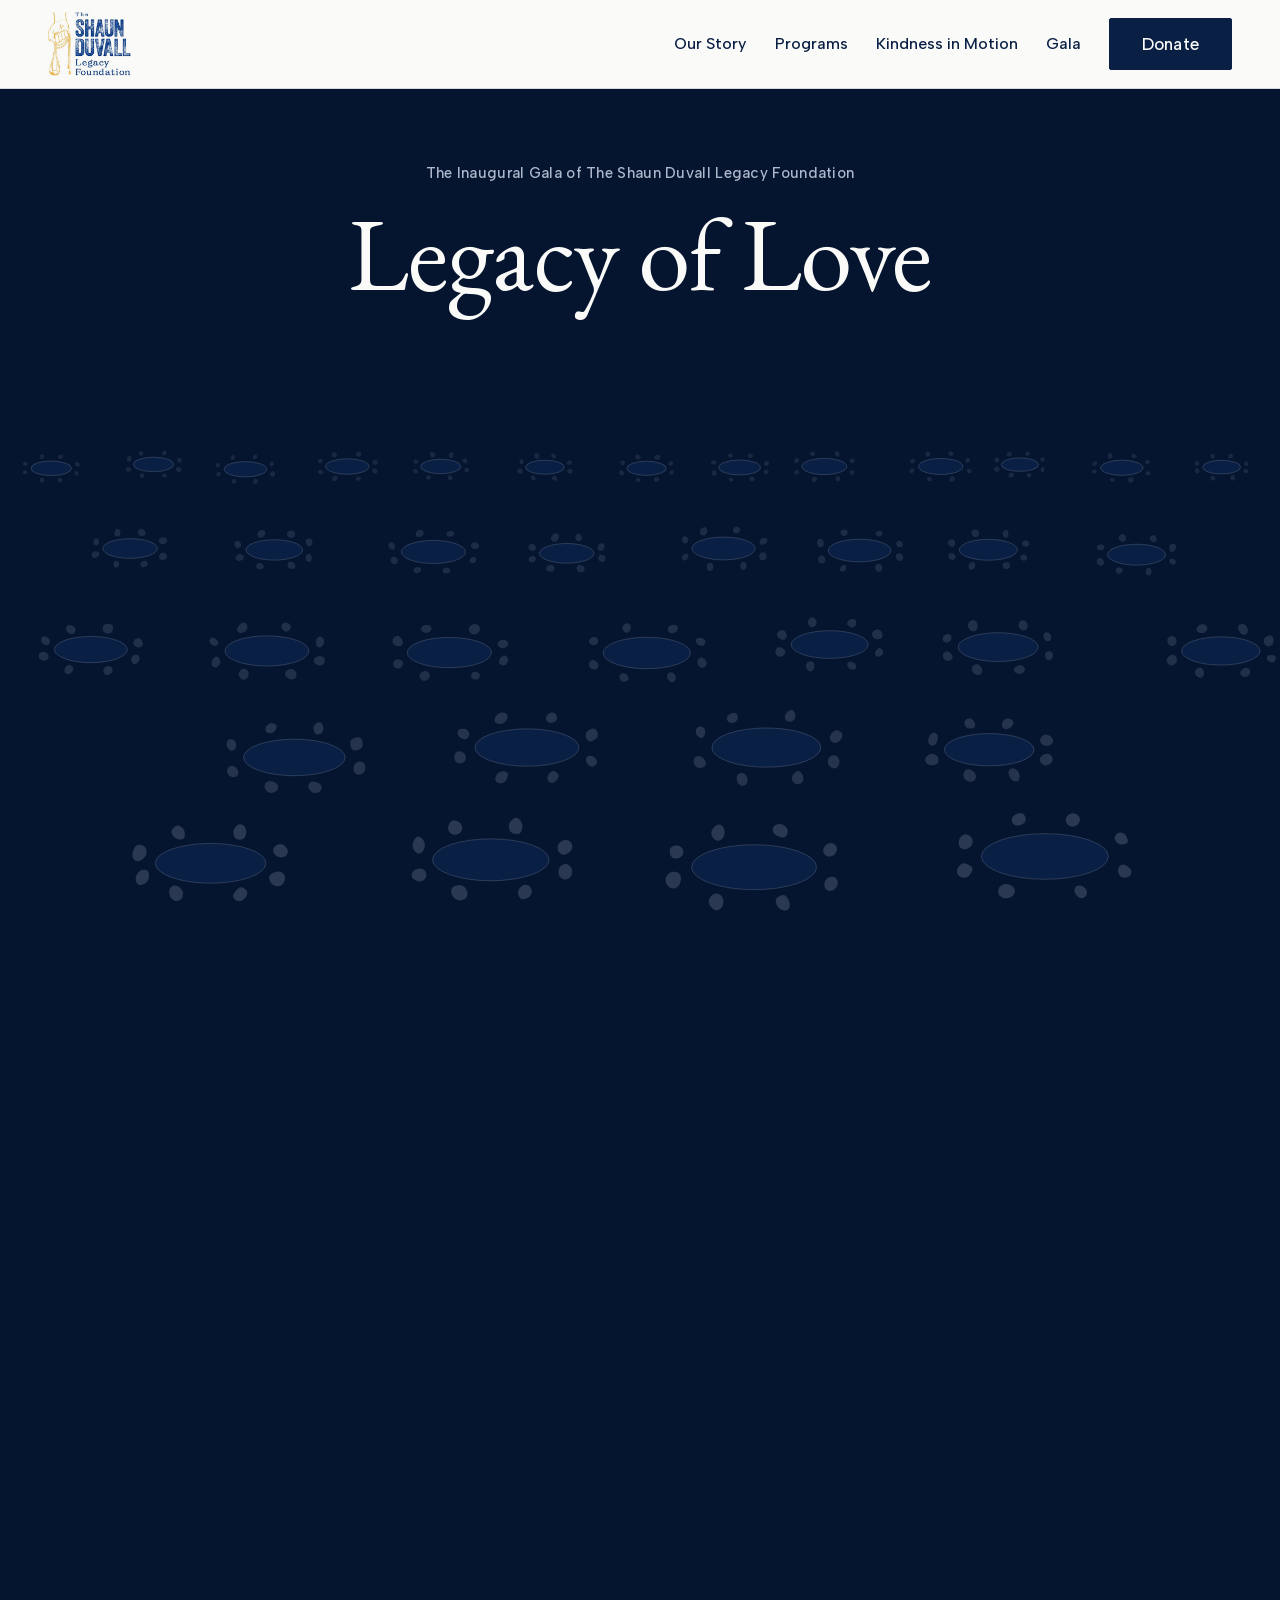
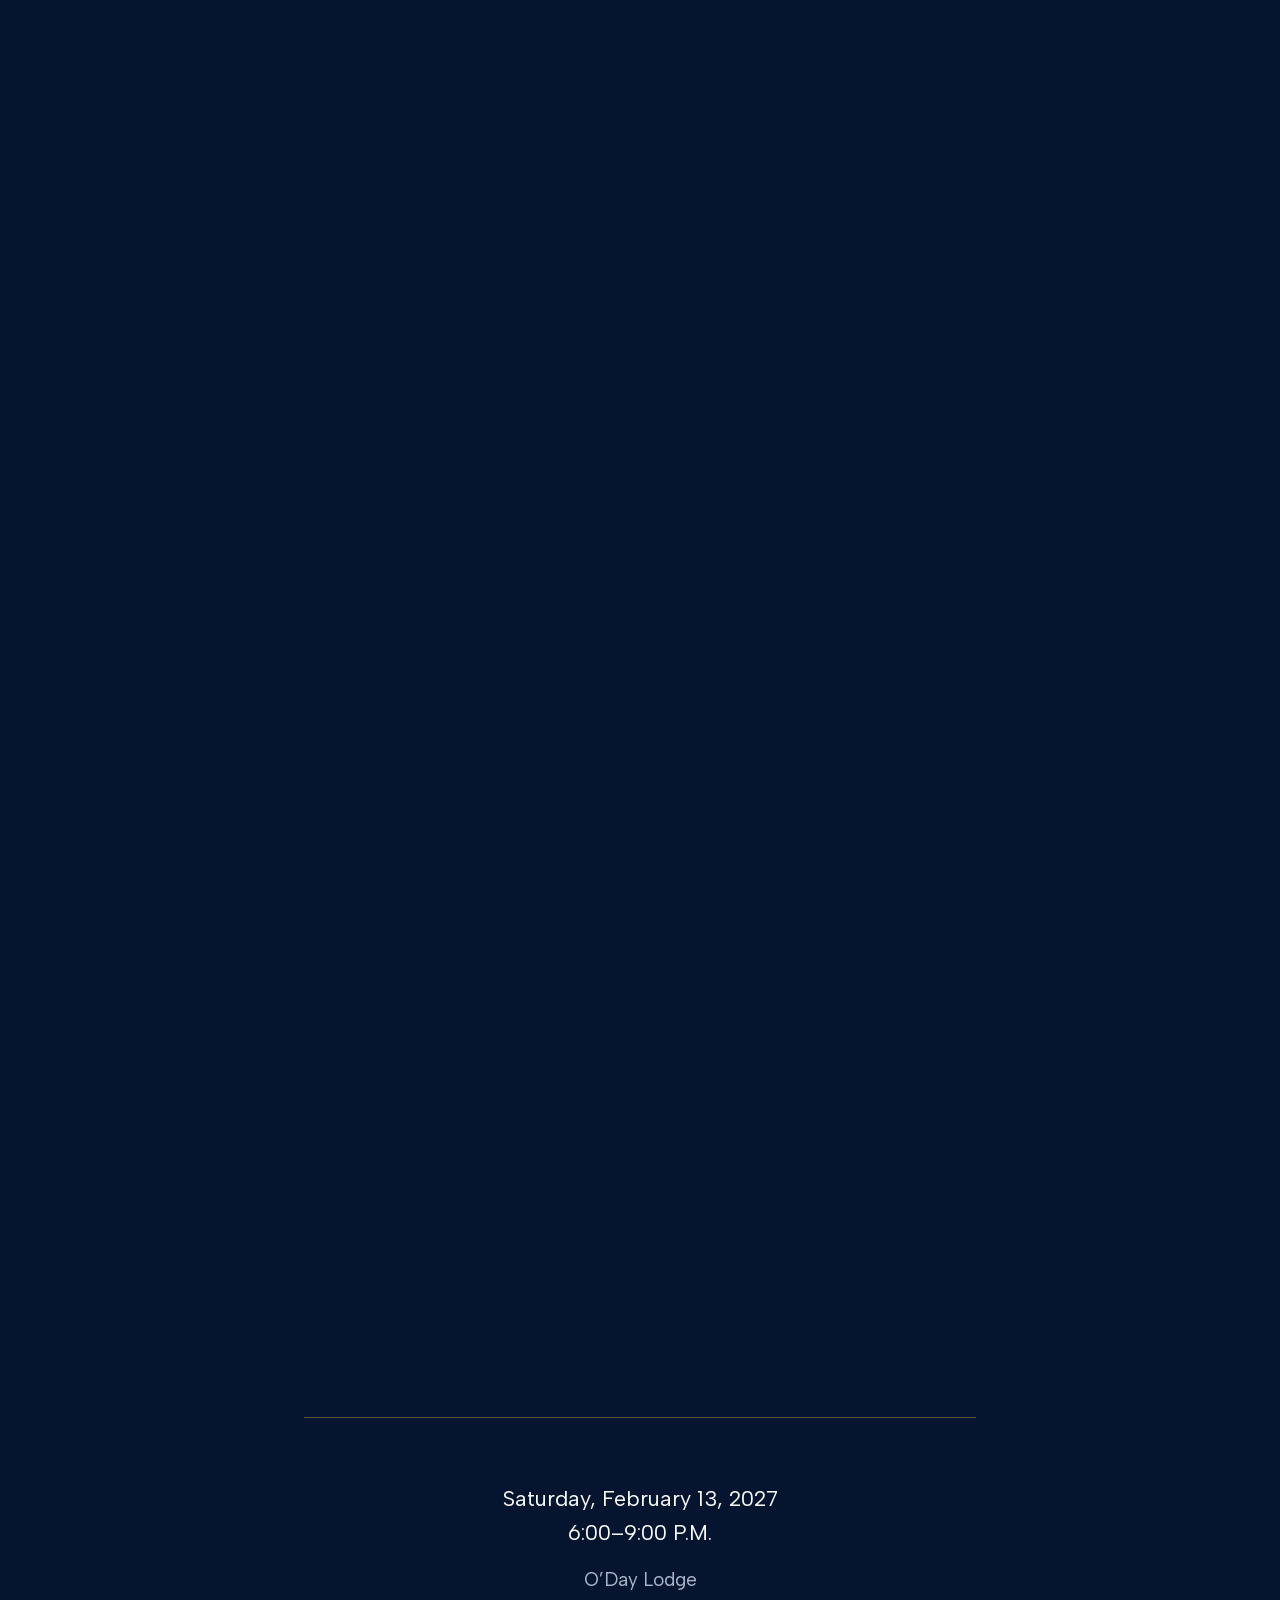
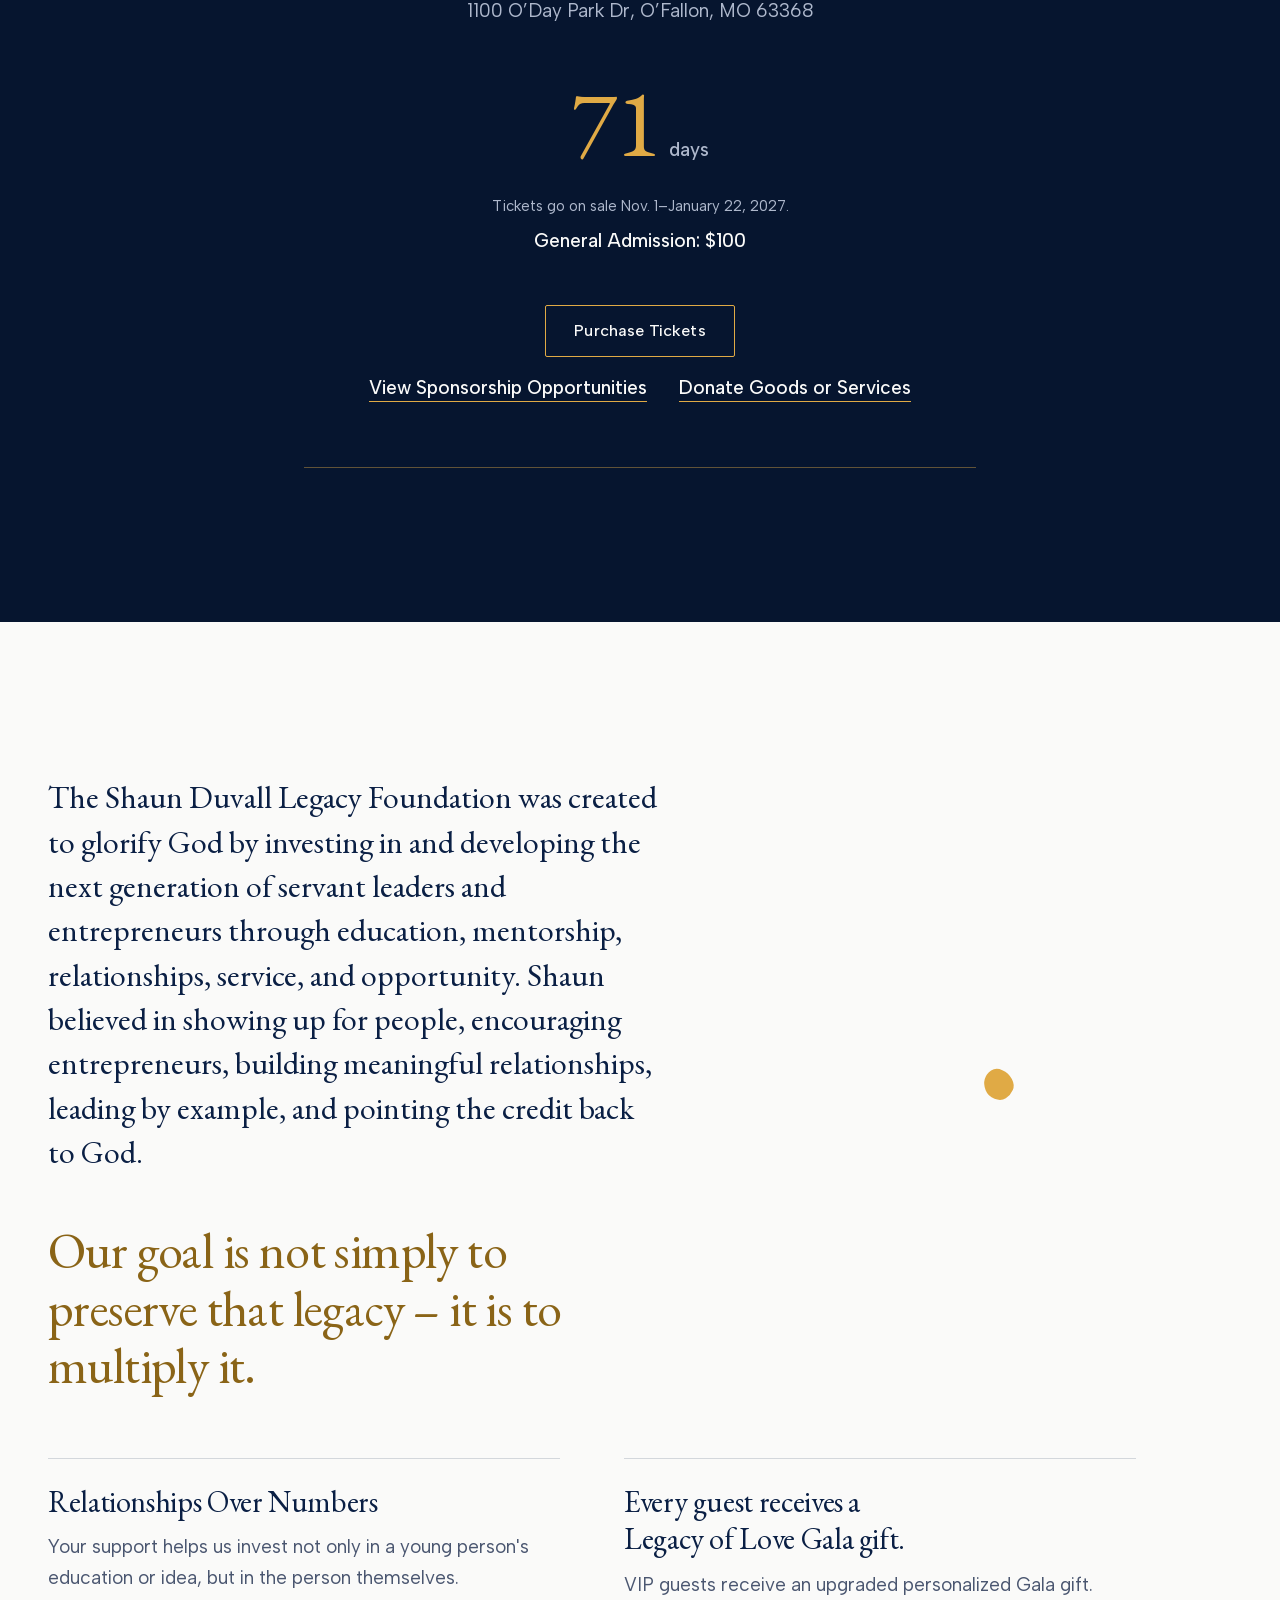
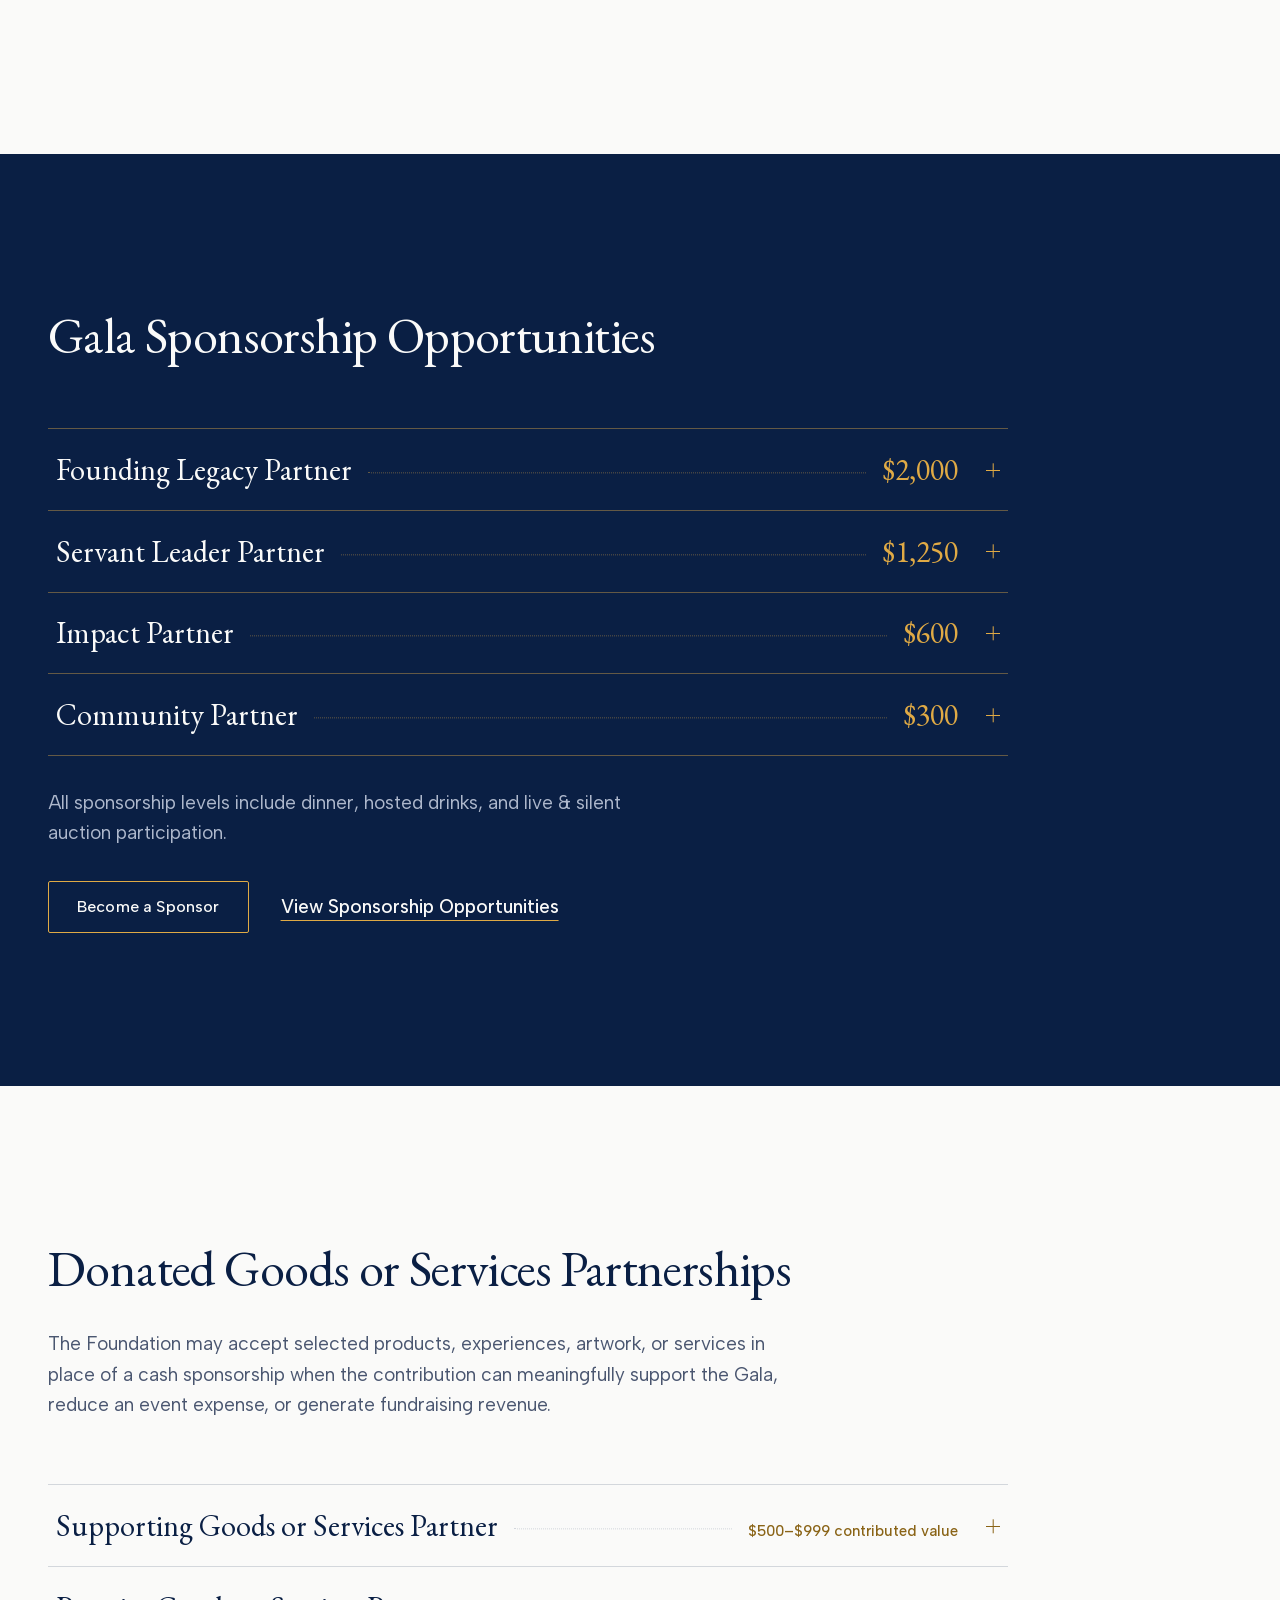
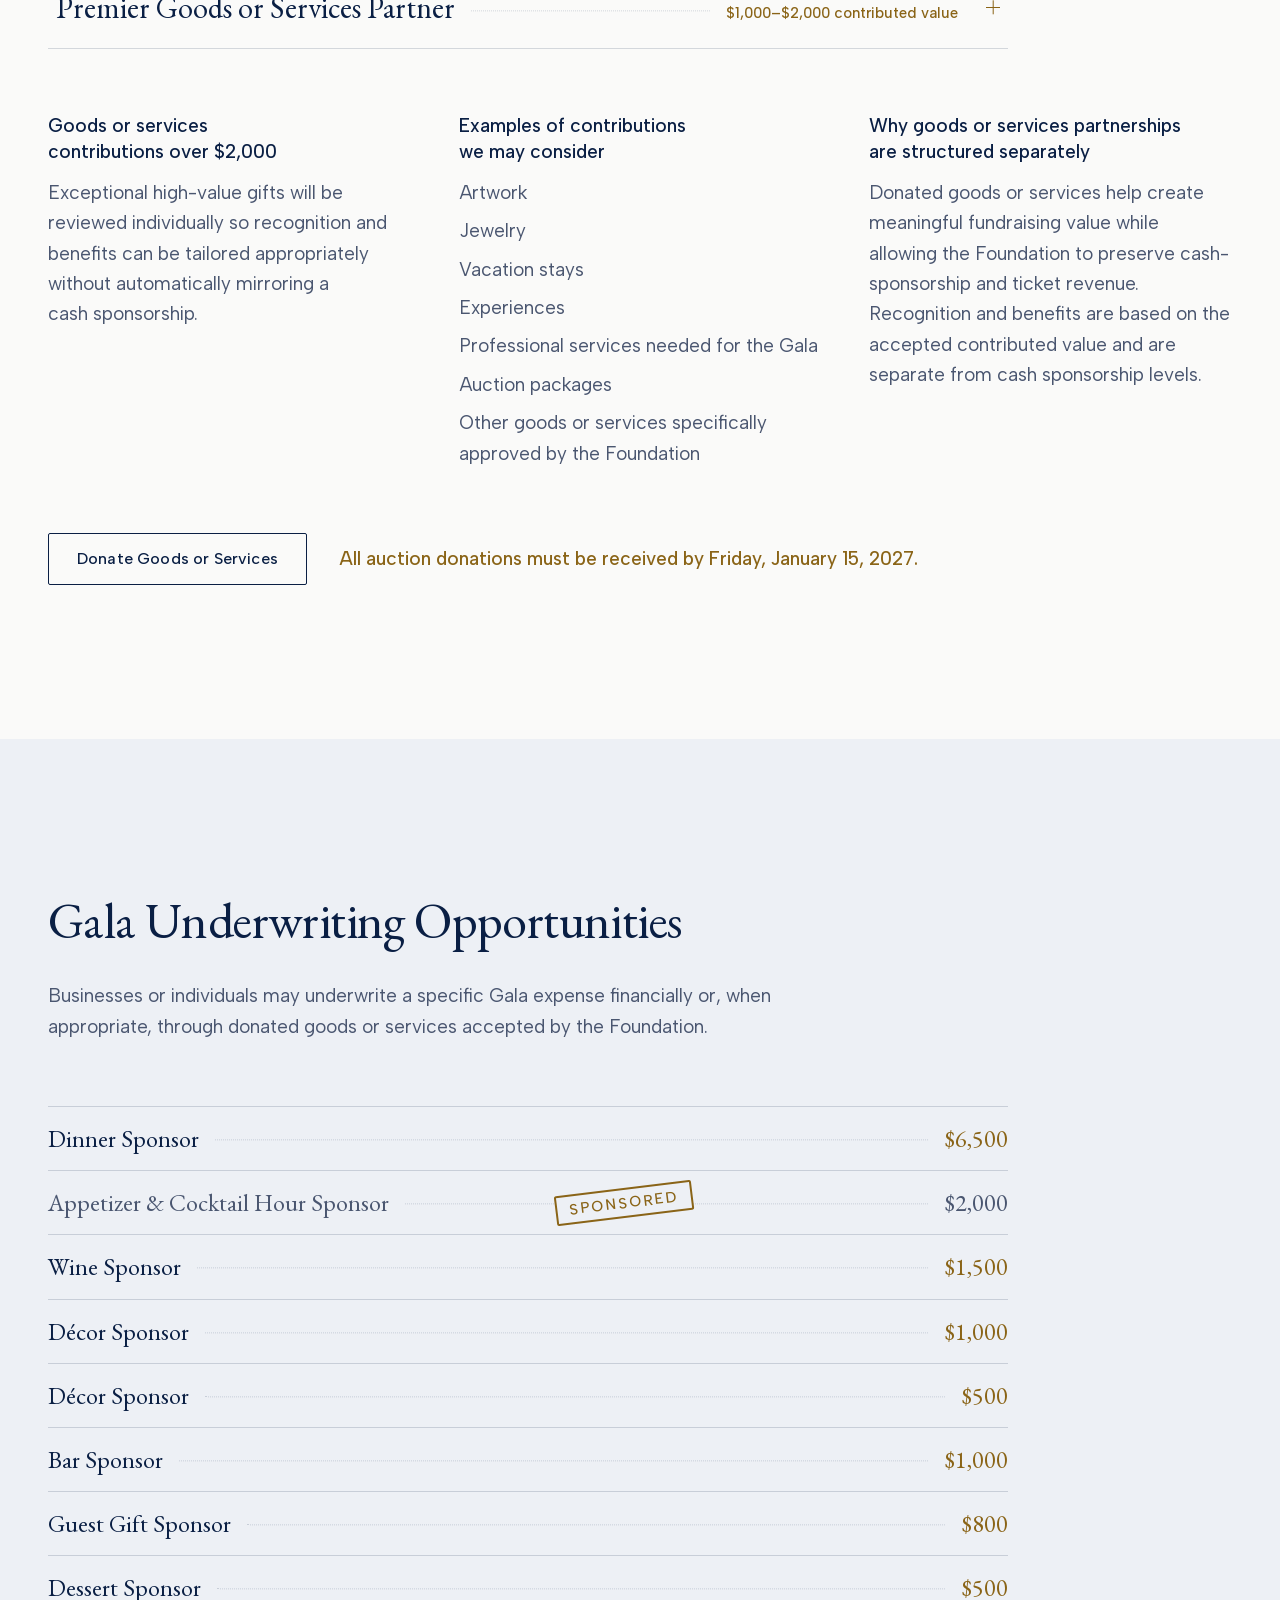
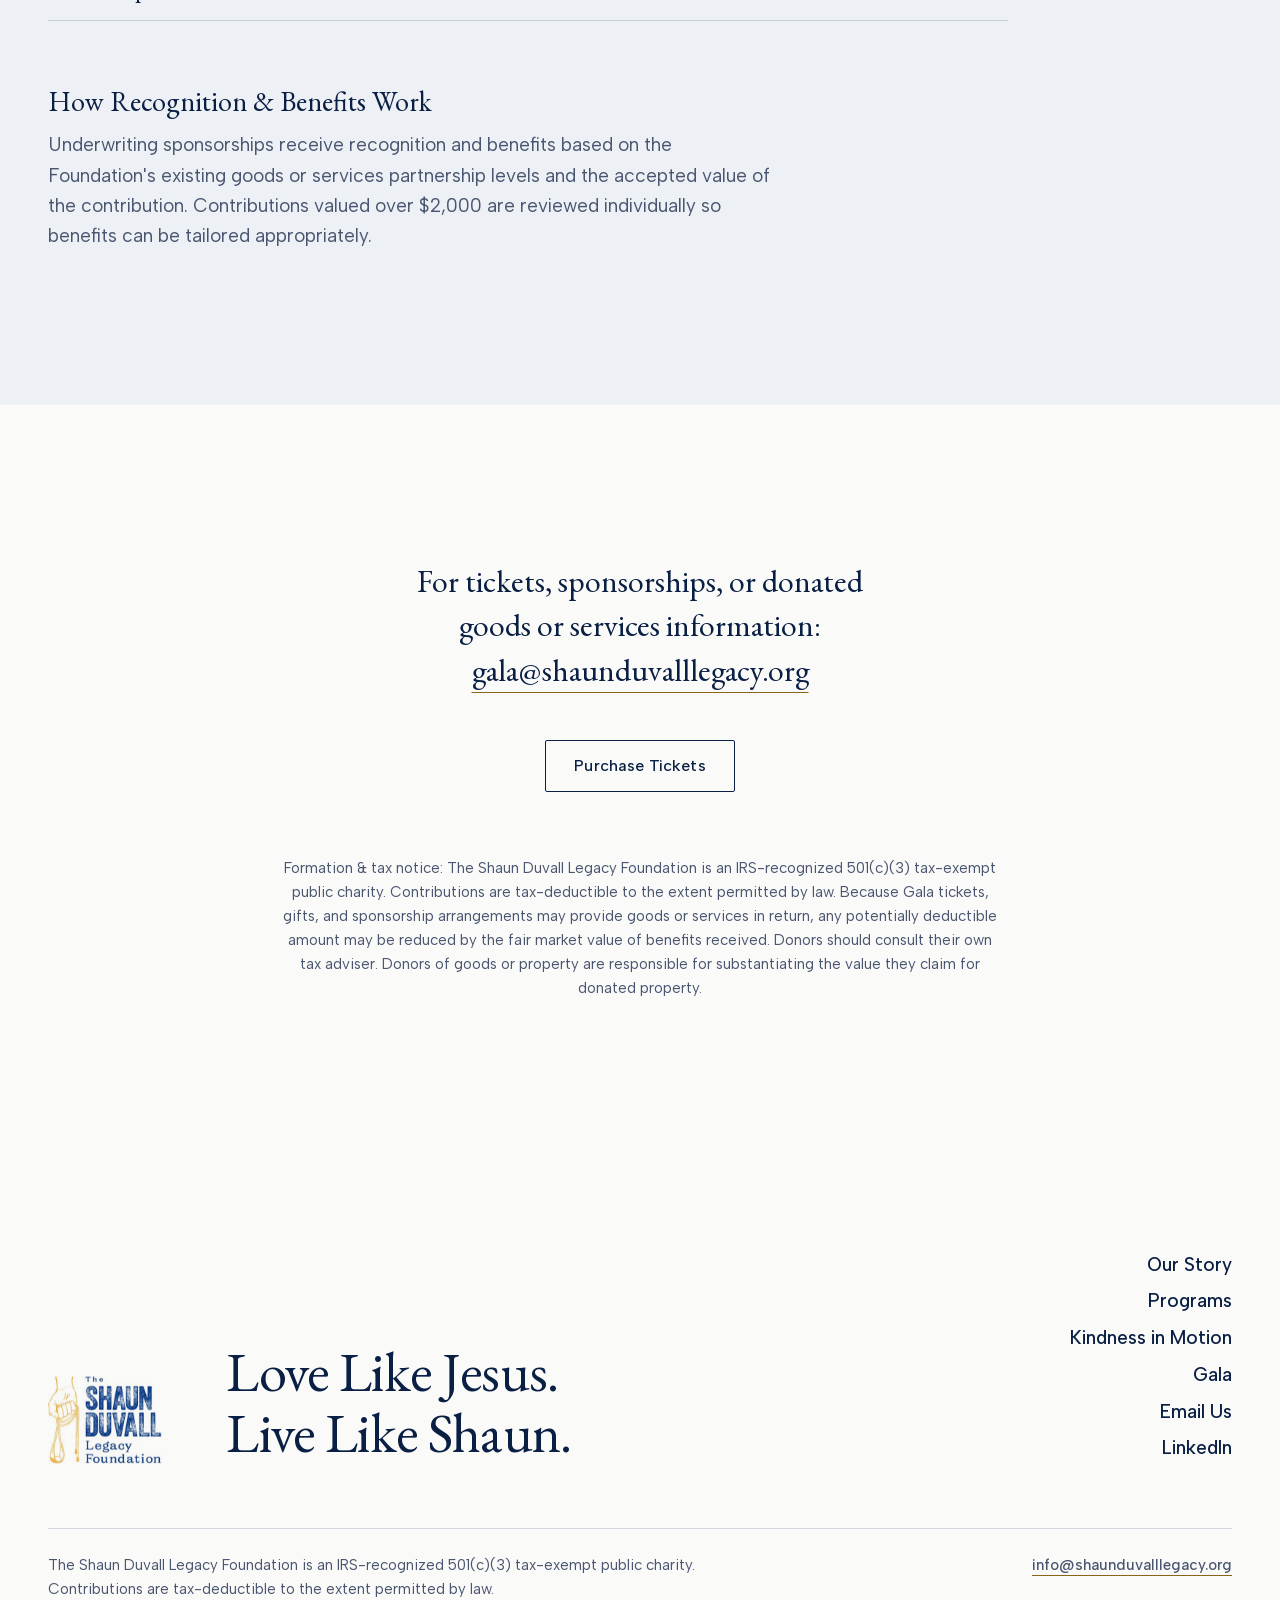
<file: gala.html>
<!doctype html>
<html lang="en">
<head>
<meta charset="utf-8">
<meta name="viewport" content="width=device-width, initial-scale=1">
<title>Legacy of Love Gala · The Shaun Duvall Legacy Foundation</title>
<meta name="description" content="The Inaugural Gala of The Shaun Duvall Legacy Foundation. Saturday, February 13, 2027, 6:00–9:00 P.M., O’Day Lodge.">
<meta property="og:title" content="Legacy of Love Gala · The Shaun Duvall Legacy Foundation">
<meta property="og:description" content="The Inaugural Gala of The Shaun Duvall Legacy Foundation. Saturday, February 13, 2027, 6:00–9:00 P.M., O’Day Lodge.">
<link rel="canonical" href="https://shaunduvalllegacy.org/gala.html">
<link rel="preload" href="assets/fonts/eb-garamond-400.woff2" as="font" type="font/woff2" crossorigin>
<link rel="stylesheet" href="assets/css/site.css">
<link rel="stylesheet" href="assets/css/gala.css">
<script type="module" src="assets/js/gala.js"></script>
</head>
<body>
<a class="skip" href="#main">Skip to content</a>

<header class="site-header">
  <div class="wrap">
    <a class="brand" href="index.html" aria-label="The Shaun Duvall Legacy Foundation, home"><img src="assets/img/logo.jpg" alt="" width="312" height="240"></a>
    <a class="btn header-give" href="https://givebutter.com/the-shaun-duvall-legacy-foundation" data-link="givebutter-main" target="_blank" rel="noopener">Donate<span class="visually-hidden"> (opens in a new tab)</span></a>
    <button class="btn menu-btn" type="button" aria-expanded="false" aria-controls="site-nav">Menu</button>
    <nav class="nav" id="site-nav" aria-label="Main">
      <a href="our-story.html">Our Story</a>
      <a href="programs.html">Programs</a>
      <a href="kindness-in-motion.html">Kindness in Motion</a>
      <a href="gala.html" aria-current="page">Gala</a>
      <a class="btn" href="https://givebutter.com/the-shaun-duvall-legacy-foundation" data-link="givebutter-main" target="_blank" rel="noopener">Donate<span class="visually-hidden"> (opens in a new tab)</span></a>
    </nav>
  </div>
</header>

<main id="main" class="gala-page">

  <!-- Moving moment: the room fills, table by table -->
  <section class="room" aria-labelledby="gala-h">
    <div class="stick">
      <canvas class="tables" aria-hidden="true"></canvas>
      <div class="title">
        <p class="sub">The Inaugural Gala of The Shaun Duvall Legacy Foundation</p>
        <h1 id="gala-h">Legacy of Love</h1>
        <p class="tag">Investing in the Next Generation of Servant Leaders.</p>
      </div>
    </div>
  </section>

  <section class="gala invite" aria-label="Date, time and place">
    <div class="wrap">
      <div class="card">
        <p class="when">Saturday, February 13, 2027<br>6:00–9:00 P.M.</p>
        <p class="where">O’Day Lodge<br>1100 O’Day Park Dr, O’Fallon, MO 63368</p>
        <p class="countdown gala-count" data-until="2027-02-13T18:00:00-06:00" hidden><span class="visually-hidden said"></span><span class="num" aria-hidden="true"></span><span class="unit" aria-hidden="true">days</span></p>
        <p class="sale">Tickets go on sale Nov. 1–January 22, 2027.</p>
        <p class="price">General Admission: $100</p>
        <div class="actions">
          <a class="btn" href="https://givebutter.com/c/2027-legacy-of-love-gala-tgnqzc" data-link="givebutter-gala" target="_blank" rel="noopener">Purchase Tickets<span class="visually-hidden"> (opens in a new tab)</span></a>
          <div class="secondary">
            <a class="link" href="assets/docs/legacy-of-love-2027-sponsorship.pdf" target="_blank" rel="noopener">View Sponsorship Opportunities<span class="visually-hidden"> (opens in a new tab)</span></a>
            <a class="link" href="https://docs.google.com/forms/d/e/1FAIpQLScfJPsktyq3bZqAAPFPHzD38JGZukdhKnafwFfVtLsN8P2DAQ/viewform" data-link="gala-goods-form" target="_blank" rel="noopener">Donate Goods or Services<span class="visually-hidden"> (opens in a new tab)</span></a>
          </div>
        </div>
      </div>
    </div>
  </section>

  <section class="why-gala">
    <div class="wrap">
      <p class="lead">The Shaun Duvall Legacy Foundation was created to glorify God by investing in and developing the next generation of servant leaders and entrepreneurs through education, mentorship, relationships, service, and opportunity. Shaun believed in showing up for people, encouraging entrepreneurs, building meaningful relationships, leading by example, and pointing the credit back to God.</p>
      <p class="statement">Our goal is not simply to preserve that legacy – it is to multiply it.</p>
      <div class="net" aria-hidden="true"></div>
      <div class="cols">
        <div><h2>Relationships Over Numbers</h2><p>Your support helps us invest not only in a young person's education or idea, but in the person themselves.</p></div>
        <div><h2>Every guest receives a Legacy of Love Gala gift.</h2><p>VIP guests receive an upgraded personalized Gala gift.</p></div>
      </div>
    </div>
  </section>

  <section class="levels dark" aria-labelledby="spon-h">
    <div class="wrap">
      <h2 id="spon-h">Gala Sponsorship Opportunities</h2>
      <ul class="program tiers">
        <li class="door">
          <h3><button class="row" type="button" aria-expanded="true" aria-controls="t-founding"><span class="name">Founding Legacy Partner</span> <span class="leader" aria-hidden="true"></span> <span class="when amt">$2,000</span><span class="plus" aria-hidden="true"></span></button></h3>
          <div class="panel" id="t-founding"><div class="panel-inner"><div class="panel-body">
            <ul class="perks"><li>Reserved table for 8</li><li>VIP Seating</li><li>Bottle of champagne for the table</li><li>Upgraded personalized Gala gift for each guest</li><li>Premier logo placement in Gala materials</li><li>Logo on rotating sponsor screens</li><li>Website logo with business link</li><li>Dedicated pre-Gala social media feature</li><li>Post-Gala sponsor thank-you recognition</li><li>Verbal recognition from the stage</li><li>Advance auction preview + early silent-auction access</li></ul>
          </div></div></div>
        </li>
        <li class="door">
          <h3><button class="row" type="button" aria-expanded="true" aria-controls="t-servant"><span class="name">Servant Leader Partner</span> <span class="leader" aria-hidden="true"></span> <span class="when amt">$1,250</span><span class="plus" aria-hidden="true"></span></button></h3>
          <div class="panel" id="t-servant"><div class="panel-inner"><div class="panel-body">
            <ul class="perks"><li>Reserved table for 8</li><li>Legacy of Love Gala gift for each guest</li><li>Name/logo recognition in Gala materials</li><li>Logo on rotating sponsor screens</li><li>Website logo with business link</li><li>Pre-Gala social media recognition</li><li>Post-Gala sponsor thank-you recognition</li></ul>
          </div></div></div>
        </li>
        <li class="door">
          <h3><button class="row" type="button" aria-expanded="true" aria-controls="t-impact"><span class="name">Impact Partner</span> <span class="leader" aria-hidden="true"></span> <span class="when amt">$600</span><span class="plus" aria-hidden="true"></span></button></h3>
          <div class="panel" id="t-impact"><div class="panel-inner"><div class="panel-body">
            <ul class="perks"><li>4 Gala tickets</li><li>Legacy of Love Gala gift for each guest</li><li>Name/logo recognition in Gala materials</li><li>Website sponsor recognition</li><li>Pre-Gala social media recognition</li><li>Post-Gala sponsor thank-you recognition</li></ul>
          </div></div></div>
        </li>
        <li class="door">
          <h3><button class="row" type="button" aria-expanded="true" aria-controls="t-community"><span class="name">Community Partner</span> <span class="leader" aria-hidden="true"></span> <span class="when amt">$300</span><span class="plus" aria-hidden="true"></span></button></h3>
          <div class="panel" id="t-community"><div class="panel-inner"><div class="panel-body">
            <ul class="perks"><li>2 Gala tickets</li><li>Legacy of Love Gala gift for each guest</li><li>Name recognition in Gala materials</li><li>Website sponsor recognition</li><li>Post-Gala sponsor thank-you recognition</li></ul>
          </div></div></div>
        </li>
      </ul>
      <p class="all">All sponsorship levels include dinner, hosted drinks, and live &amp; silent auction participation.</p>
      <div class="actions"><a class="btn" href="https://givebutter.com/c/2027-legacy-of-love-gala-tgnqzc" data-link="givebutter-sponsor" target="_blank" rel="noopener">Become a Sponsor<span class="visually-hidden"> (opens in a new tab)</span></a> <a class="link" href="assets/docs/legacy-of-love-2027-sponsorship.pdf" target="_blank" rel="noopener">View Sponsorship Opportunities<span class="visually-hidden"> (opens in a new tab)</span></a></div>
    </div>
  </section>

  <section class="goods" aria-labelledby="goods-h">
    <div class="wrap">
      <h2 id="goods-h">Donated Goods or Services Partnerships</h2>
      <p class="intro">The Foundation may accept selected products, experiences, artwork, or services in place of a cash sponsorship when the contribution can meaningfully support the Gala, reduce an event expense, or generate fundraising revenue.</p>
      <ul class="program tiers light">
        <li class="door">
          <h3><button class="row" type="button" aria-expanded="true" aria-controls="g-supporting"><span class="name">Supporting Goods or Services Partner</span> <span class="leader" aria-hidden="true"></span> <span class="when">$500–$999 contributed value</span><span class="plus" aria-hidden="true"></span></button></h3>
          <div class="panel" id="g-supporting"><div class="panel-inner"><div class="panel-body">
            <ul class="perks"><li>2 Gala tickets</li><li>Legacy of Love Gala gift for each guest</li><li>Supporting Goods or Services Partner recognition</li><li>Business name/logo recognition in Gala materials</li><li>Recognition connected to the donated auction item or experience</li><li>Foundation website and event communication recognition</li><li>Pre-Gala social media recognition</li><li>Post-Gala sponsor thank-you recognition</li></ul>
          </div></div></div>
        </li>
        <li class="door">
          <h3><button class="row" type="button" aria-expanded="true" aria-controls="g-premier"><span class="name">Premier Goods or Services Partner</span> <span class="leader" aria-hidden="true"></span> <span class="when">$1,000–$2,000 contributed value</span><span class="plus" aria-hidden="true"></span></button></h3>
          <div class="panel" id="g-premier"><div class="panel-inner"><div class="panel-body">
            <ul class="perks"><li>2 Gala tickets</li><li>VIP Seating</li><li>Upgraded personalized Gala gift for each guest</li><li>Premier Goods or Services Partner recognition</li><li>Business name/logo recognition in Gala materials</li><li>Recognition connected to the donated auction item or experience</li><li>Foundation website and event communication recognition</li><li>Pre-Gala social media recognition</li><li>Post-Gala sponsor thank-you recognition</li></ul>
          </div></div></div>
        </li>
      </ul>
      <div class="cols">
        <div><h3>Goods or services contributions over $2,000</h3><p>Exceptional high-value gifts will be reviewed individually so recognition and benefits can be tailored appropriately without automatically mirroring a cash sponsorship.</p></div>
        <div><h3>Examples of contributions we may consider</h3><ul class="examples"><li>Artwork</li><li>Jewelry</li><li>Vacation stays</li><li>Experiences</li><li>Professional services needed for the Gala</li><li>Auction packages</li><li>Other goods or services specifically approved by the Foundation</li></ul></div>
        <div><h3>Why goods or services partnerships are structured separately</h3><p>Donated goods or services help create meaningful fundraising value while allowing the Foundation to preserve cash-sponsorship and ticket revenue. Recognition and benefits are based on the accepted contributed value and are separate from cash sponsorship levels.</p></div>
      </div>
      <div class="actions">
        <a class="btn" href="https://docs.google.com/forms/d/e/1FAIpQLScfJPsktyq3bZqAAPFPHzD38JGZukdhKnafwFfVtLsN8P2DAQ/viewform" data-link="gala-goods-form" target="_blank" rel="noopener">Donate Goods or Services<span class="visually-hidden"> (opens in a new tab)</span></a>
        <p class="deadline">All auction donations must be received by Friday, January 15, 2027.</p>
      </div>
    </div>
  </section>

  <section class="under" aria-labelledby="under-h">
    <div class="wrap">
      <h2 id="under-h">Gala Underwriting Opportunities</h2>
      <p class="intro">Businesses or individuals may underwrite a specific Gala expense financially or, when appropriate, through donated goods or services accepted by the Foundation.</p>
      <ul class="ledger">
        <li><span class="name">Dinner Sponsor</span><span class="leader" aria-hidden="true"></span><span class="amt">$6,500</span></li>
        <li class="sold"><span class="name">Appetizer &amp; Cocktail Hour Sponsor</span><span class="leader" aria-hidden="true"></span><span class="stamp">Sponsored</span><span class="amt">$2,000</span></li>
        <li><span class="name">Wine Sponsor</span><span class="leader" aria-hidden="true"></span><span class="amt">$1,500</span></li>
        <li><span class="name">Décor Sponsor</span><span class="leader" aria-hidden="true"></span><span class="amt">$1,000</span></li>
        <li><span class="name">Décor Sponsor</span><span class="leader" aria-hidden="true"></span><span class="amt">$500</span></li>
        <li><span class="name">Bar Sponsor</span><span class="leader" aria-hidden="true"></span><span class="amt">$1,000</span></li>
        <li><span class="name">Guest Gift Sponsor</span><span class="leader" aria-hidden="true"></span><span class="amt">$800</span></li>
        <li><span class="name">Dessert Sponsor</span><span class="leader" aria-hidden="true"></span><span class="amt">$500</span></li>
      </ul>
      <h3>How Recognition &amp; Benefits Work</h3>
      <p class="how">Underwriting sponsorships receive recognition and benefits based on the Foundation's existing goods or services partnership levels and the accepted value of the contribution. Contributions valued over $2,000 are reviewed individually so benefits can be tailored appropriately.</p>
    </div>
  </section>

  <section class="gala-close" aria-label="Gala questions">
    <div class="wrap">
      <p class="contact">For tickets, sponsorships, or donated goods or services information: <a class="link" href="mailto:gala@shaunduvalllegacy.org" data-link="email-gala">gala@shaunduvalllegacy.org</a></p>
      <div class="actions"><a class="btn" href="https://givebutter.com/c/2027-legacy-of-love-gala-tgnqzc" data-link="givebutter-gala" target="_blank" rel="noopener">Purchase Tickets<span class="visually-hidden"> (opens in a new tab)</span></a></div>
      <p class="tax">Formation &amp; tax notice: The Shaun Duvall Legacy Foundation is an IRS-recognized <span class="nw">501(c)(3)</span> tax-exempt public charity. Contributions are tax-deductible to the extent permitted by law. Because Gala tickets, gifts, and sponsorship arrangements may provide goods or services in return, any potentially deductible amount may be reduced by the fair market value of benefits received. Donors should consult their own tax adviser. Donors of goods or property are responsible for substantiating the value they claim for donated property.</p>
    </div>
  </section>
</main>


<footer class="site-footer">
  <div class="wrap">
    <div class="grid">
      <a class="brand" href="index.html" aria-label="The Shaun Duvall Legacy Foundation, home"><img src="assets/img/logo.jpg" alt="" width="312" height="240"></a>
      <p class="sign">Love Like Jesus. Live Like Shaun.</p>
      <nav aria-label="Footer">
        <a href="our-story.html">Our Story</a>
        <a href="programs.html">Programs</a>
        <a href="kindness-in-motion.html">Kindness in Motion</a>
        <a href="gala.html">Gala</a>
        <a href="mailto:info@shaunduvalllegacy.org" data-link="email-info">Email Us</a>
        <a href="https://www.linkedin.com/company/shaun-duvall-legacy-foundation" data-link="linkedin" target="_blank" rel="noopener">LinkedIn<span class="visually-hidden"> (opens in a new tab)</span></a>
      </nav>
    </div>
    <div class="legal">
      <p>The Shaun Duvall Legacy Foundation is an IRS-recognized <span class="nw">501(c)(3)</span> tax-exempt public charity. Contributions are tax-deductible to the extent permitted by law.</p>
      <p><a class="link" href="mailto:info@shaunduvalllegacy.org" data-link="email-info">info@shaunduvalllegacy.org</a></p>
    </div>
  </div>
</footer>
</body>
</html>
</file>
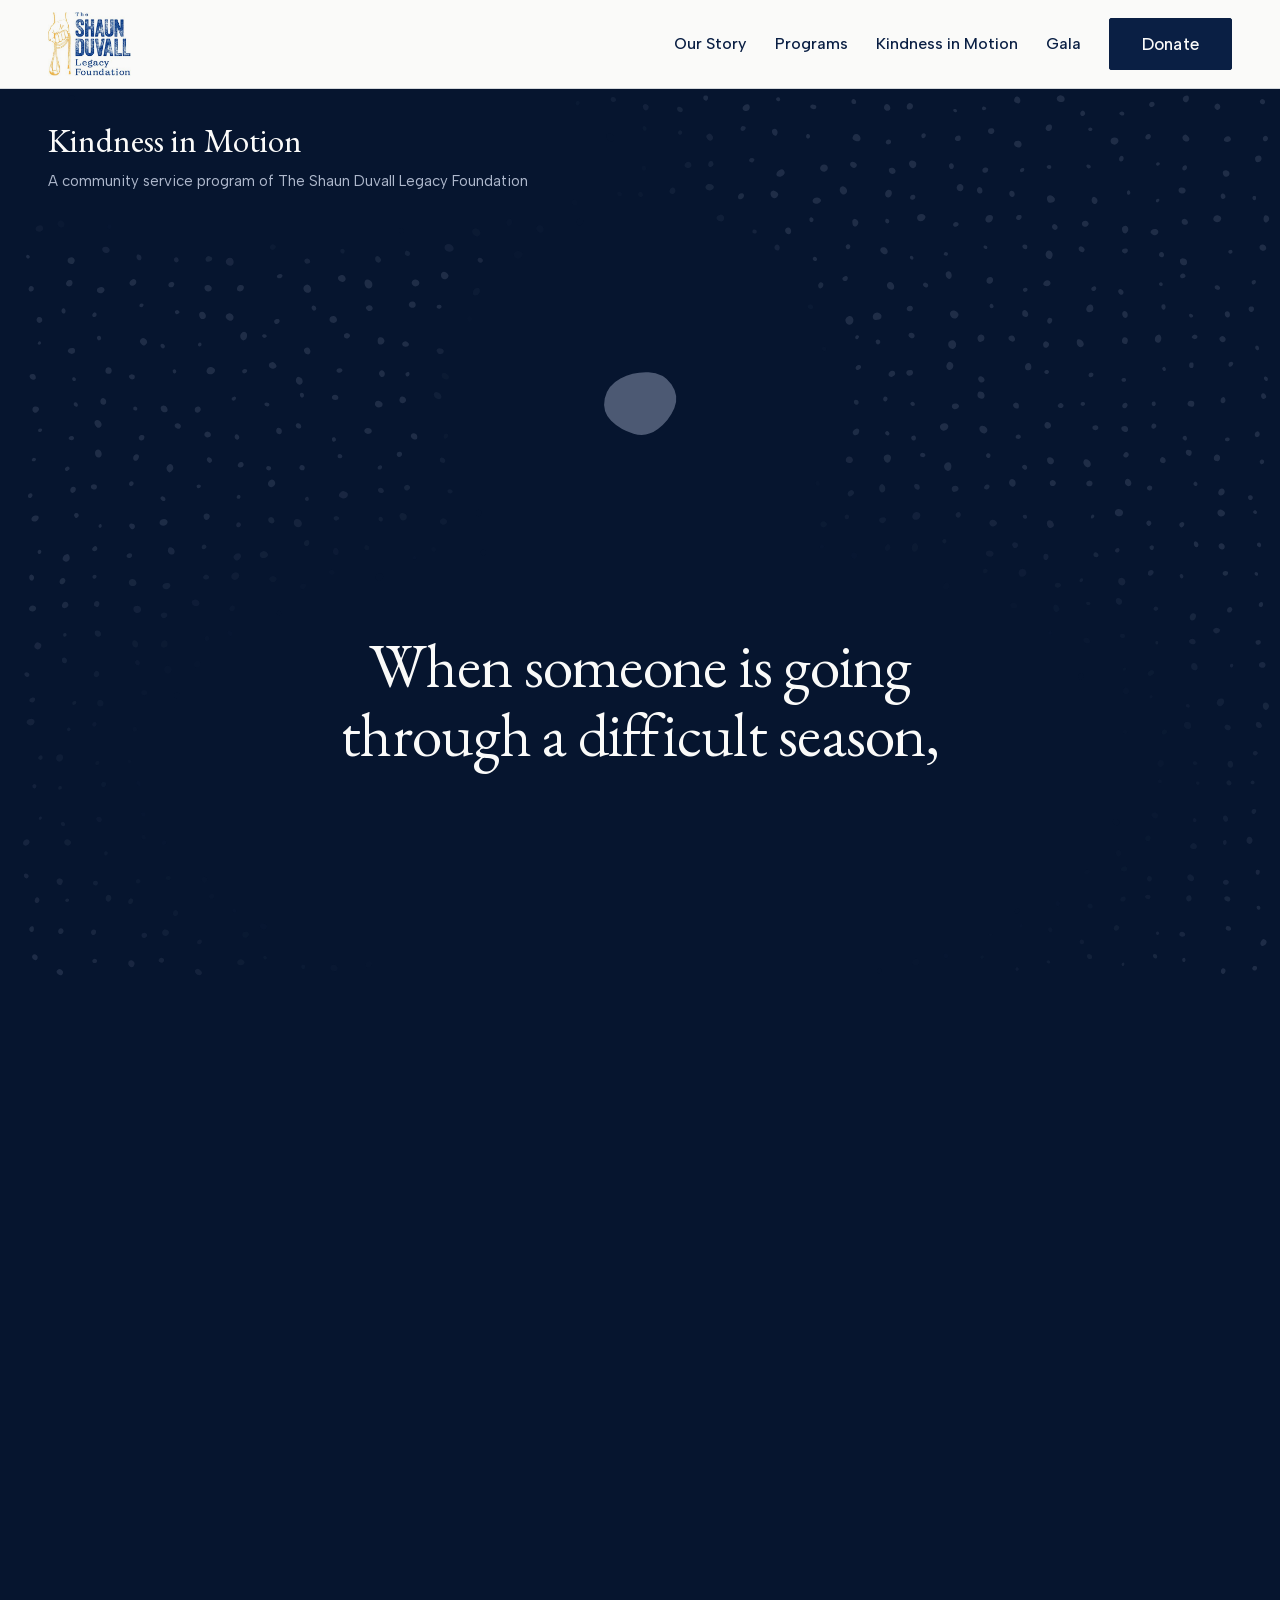
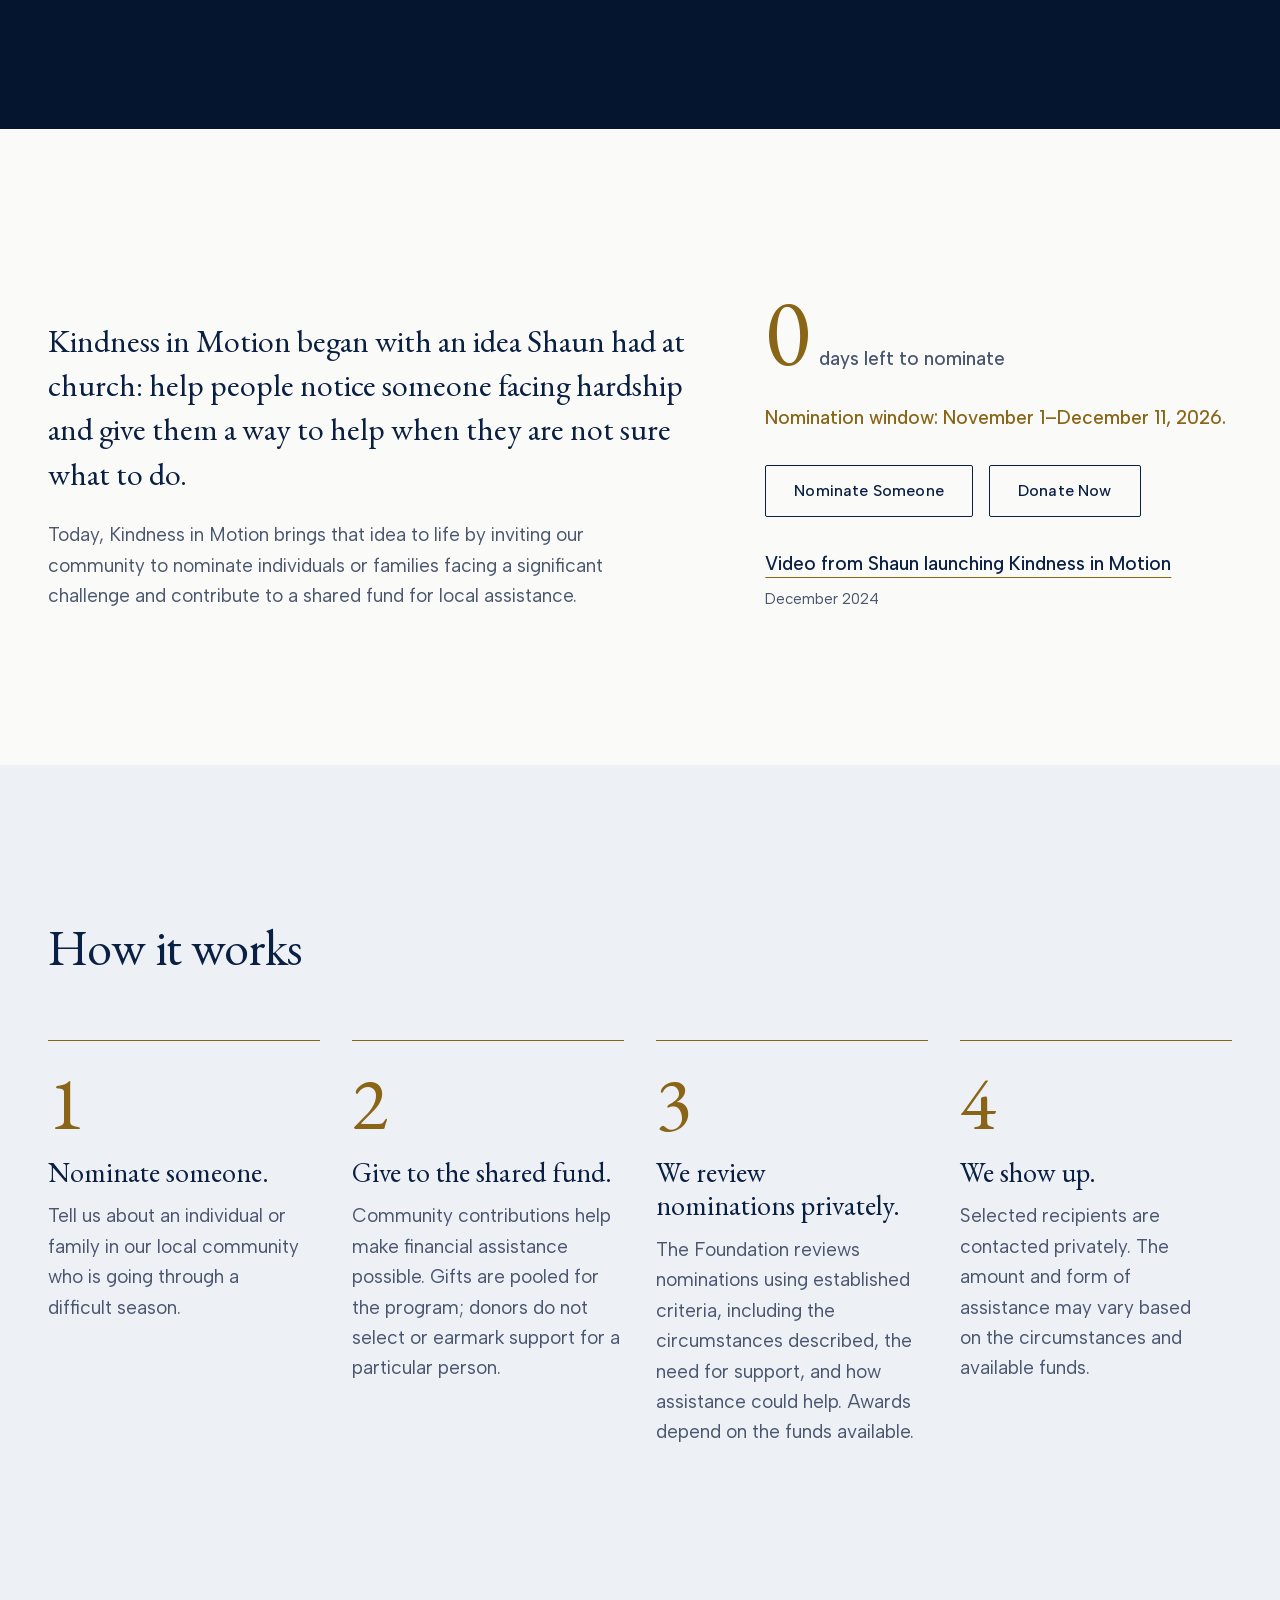
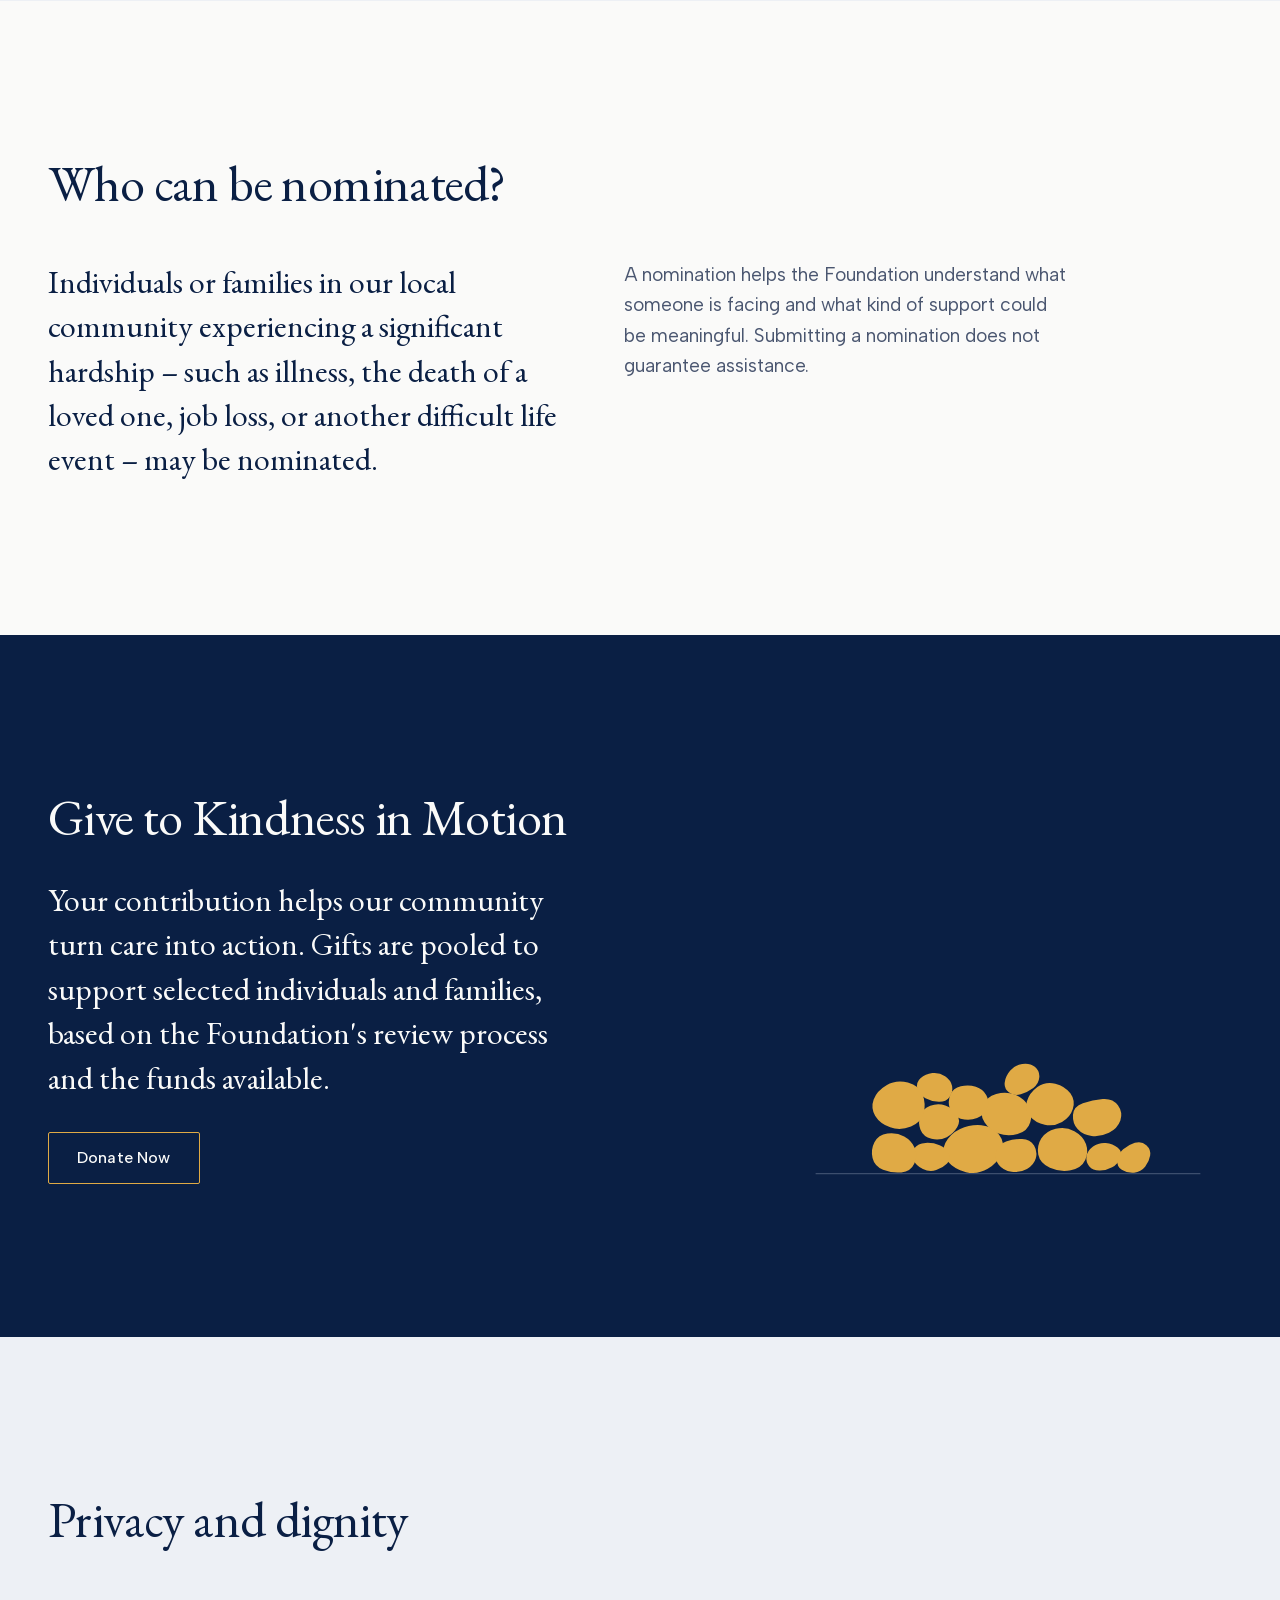
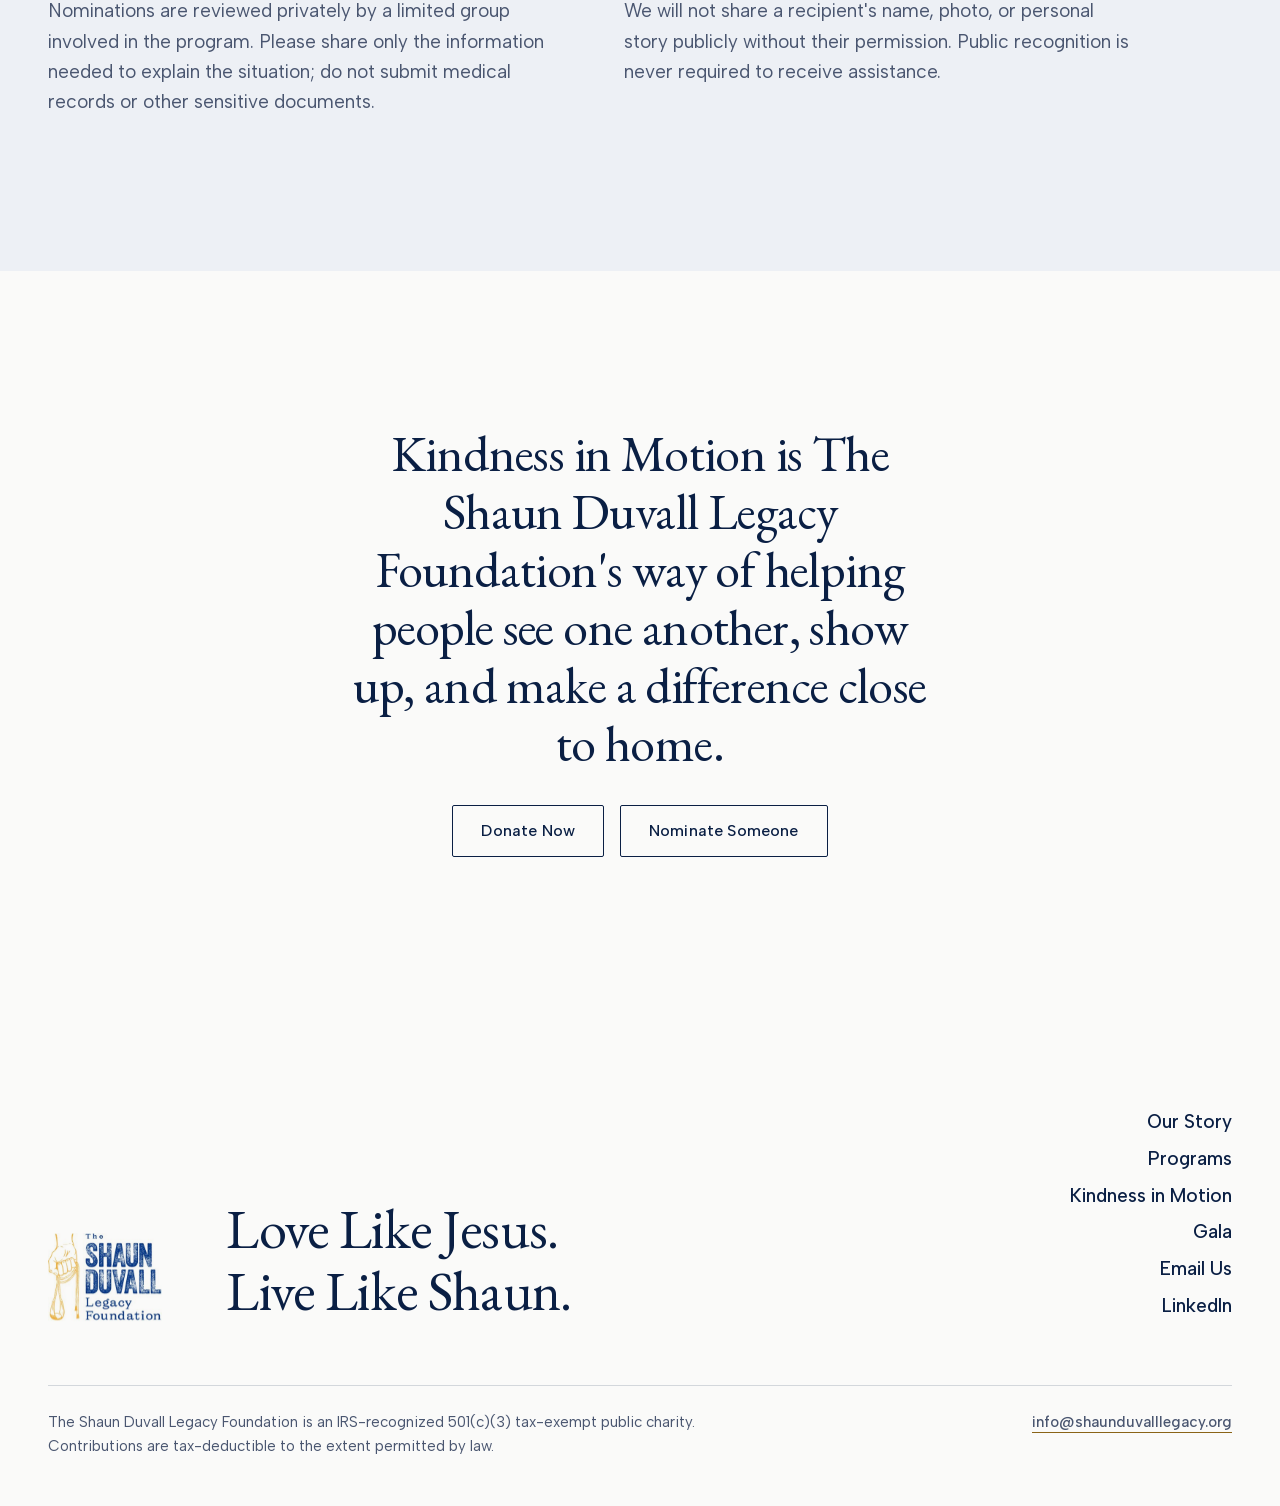
<file: kindness-in-motion.html>
<!doctype html>
<html lang="en">
<head>
<meta charset="utf-8">
<meta name="viewport" content="width=device-width, initial-scale=1">
<title>Kindness in Motion · The Shaun Duvall Legacy Foundation</title>
<meta name="description" content="When someone is going through a difficult season, we can help them feel seen – and show up in a practical way.">
<meta property="og:title" content="Kindness in Motion · The Shaun Duvall Legacy Foundation">
<meta property="og:description" content="When someone is going through a difficult season, we can help them feel seen – and show up in a practical way.">
<link rel="canonical" href="https://shaunduvalllegacy.org/kindness-in-motion.html">
<link rel="preload" href="assets/fonts/eb-garamond-400.woff2" as="font" type="font/woff2" crossorigin>
<link rel="stylesheet" href="assets/css/site.css">
<link rel="stylesheet" href="assets/css/kindness-in-motion.css">
<script type="module" src="assets/js/kindness-in-motion.js"></script>
</head>
<body>
<a class="skip" href="#main">Skip to content</a>

<header class="site-header">
  <div class="wrap">
    <a class="brand" href="index.html" aria-label="The Shaun Duvall Legacy Foundation, home"><img src="assets/img/logo.jpg" alt="" width="312" height="240"></a>
    <a class="btn header-give" href="https://givebutter.com/the-shaun-duvall-legacy-foundation" data-link="givebutter-main" target="_blank" rel="noopener">Donate<span class="visually-hidden"> (opens in a new tab)</span></a>
    <button class="btn menu-btn" type="button" aria-expanded="false" aria-controls="site-nav">Menu</button>
    <nav class="nav" id="site-nav" aria-label="Main">
      <a href="our-story.html">Our Story</a>
      <a href="programs.html">Programs</a>
      <a href="kindness-in-motion.html" aria-current="page">Kindness in Motion</a>
      <a href="gala.html">Gala</a>
      <a class="btn" href="https://givebutter.com/the-shaun-duvall-legacy-foundation" data-link="givebutter-main" target="_blank" rel="noopener">Donate<span class="visually-hidden"> (opens in a new tab)</span></a>
    </nav>
  </div>
</header>

<main id="main" class="kim-page">

  <section class="gather" aria-labelledby="kim-h">
    <div class="stick">
      <canvas class="field" aria-hidden="true"></canvas>
      <div class="title">
        <h1 id="kim-h">Kindness in Motion</h1>
        <p>A community service program of The Shaun Duvall Legacy Foundation</p>
      </div>
      <p class="say"><span class="a">When someone is going through a difficult season,</span> <span class="b">we can help them feel seen – and show up in a practical way.</span></p>
    </div>
  </section>

  <section class="kim-intro">
    <div class="wrap">
      <div class="text">
        <p class="lead">Kindness in Motion began with an idea Shaun had at church: help people notice someone facing hardship and give them a way to help when they are not sure what to do.</p>
        <p>Today, Kindness in Motion brings that idea to life by inviting our community to nominate individuals or families facing a significant challenge and contribute to a shared fund for local assistance.</p>
      </div>
      <div class="act">
        <p class="countdown kim-count" data-opens="2026-11-01T00:00:00-05:00" data-closes="2026-12-11T23:59:00-06:00" hidden><span class="visually-hidden said"></span><span class="num" aria-hidden="true"></span><span class="unit" aria-hidden="true"></span></p>
        <p class="window">Nomination window: <span class="nw">November 1–December 11, 2026.</span></p>
        <p class="closed" hidden>Thank you to everyone who has nominated someone in need of kindness and encouragement. Our team is prayerfully reviewing submissions and looks forward to sharing God’s love through Kindness in Motion.</p>
        <div class="actions">
          <a class="btn" href="https://docs.google.com/forms/d/e/1FAIpQLSeOHOIaSjsT0Wu8Y0i6qXNMYa6OlCgpB22ScNUyDcRDLi6Fow/viewform" data-link="kim-nominate" target="_blank" rel="noopener">Nominate Someone<span class="visually-hidden"> (opens in a new tab)</span></a>
          <a class="btn" href="https://givebutter.com/the-shaun-duvall-legacy-foundation" data-link="givebutter-kim" target="_blank" rel="noopener">Donate Now<span class="visually-hidden"> (opens in a new tab)</span></a>
        </div>
        <p class="past"><a class="link" href="https://www.linkedin.com/posts/shaunduvall_kindnessinmotion-payitforward-nominatetogive-ugcPost-7273037760288960512-6K-8/" data-link="kim-video-2024" target="_blank" rel="noopener">Video from Shaun launching Kindness in Motion<span class="visually-hidden"> (opens in a new tab)</span></a> <span class="when">December 2024</span></p>
      </div>
    </div>
  </section>

  <section class="how" aria-labelledby="how-h">
    <div class="wrap">
      <h2 id="how-h">How it works</h2>
      <ol class="steps">
        <li><span class="n" aria-hidden="true">1</span><div><h3>Nominate someone.</h3><p>Tell us about an individual or family in our local community who is going through a difficult season.</p></div></li>
        <li><span class="n" aria-hidden="true">2</span><div><h3>Give to the shared fund.</h3><p>Community contributions help make financial assistance possible. Gifts are pooled for the program; donors do not select or earmark support for a particular person.</p></div></li>
        <li><span class="n" aria-hidden="true">3</span><div><h3>We review nominations privately.</h3><p>The Foundation reviews nominations using established criteria, including the circumstances described, the need for support, and how assistance could help. Awards depend on the funds available.</p></div></li>
        <li><span class="n" aria-hidden="true">4</span><div><h3>We show up.</h3><p>Selected recipients are contacted privately. The amount and form of assistance may vary based on the circumstances and available funds.</p></div></li>
      </ol>
    </div>
  </section>

  <section class="who" aria-labelledby="who-h">
    <div class="wrap">
      <h2 id="who-h">Who can be nominated?</h2>
      <div class="cols">
        <p class="lead">Individuals or families in our local community experiencing a significant hardship – such as illness, the death of a loved one, job loss, or another difficult life event – may be nominated.</p>
        <p>A nomination helps the Foundation understand what someone is facing and what kind of support could be meaningful. Submitting a nomination does not guarantee assistance.</p>
      </div>
    </div>
  </section>

  <section class="give dark" aria-labelledby="give-h">
    <div class="wrap">
      <h2 id="give-h">Give to Kindness in Motion</h2>
      <p class="lead">Your contribution helps our community turn care into action. Gifts are pooled to support selected individuals and families, based on the Foundation's review process and the funds available.</p>
      <div class="actions"><a class="btn" href="https://givebutter.com/the-shaun-duvall-legacy-foundation" data-link="givebutter-kim" target="_blank" rel="noopener">Donate Now<span class="visually-hidden"> (opens in a new tab)</span></a></div>
      <div class="pool" aria-hidden="true"></div>
    </div>
  </section>

  <section class="privacy" aria-labelledby="priv-h">
    <div class="wrap">
      <h2 id="priv-h">Privacy and dignity</h2>
      <div class="cols">
        <p>Nominations are reviewed privately by a limited group involved in the program. Please share only the information needed to explain the situation; do not submit medical records or other sensitive documents.</p>
        <p>We will not share a recipient's name, photo, or personal story publicly without their permission. Public recognition is never required to receive assistance.</p>
      </div>
    </div>
  </section>

  <section class="kim-close" aria-label="Kindness in Motion">
    <div class="wrap">
      <p class="statement">Kindness in Motion is The Shaun Duvall Legacy Foundation's way of helping people see one another, show up, and make a difference close to home.</p>
      <div class="actions">
        <a class="btn" href="https://givebutter.com/the-shaun-duvall-legacy-foundation" data-link="givebutter-kim" target="_blank" rel="noopener">Donate Now<span class="visually-hidden"> (opens in a new tab)</span></a>
        <a class="btn" href="https://docs.google.com/forms/d/e/1FAIpQLSeOHOIaSjsT0Wu8Y0i6qXNMYa6OlCgpB22ScNUyDcRDLi6Fow/viewform" data-link="kim-nominate" target="_blank" rel="noopener">Nominate Someone<span class="visually-hidden"> (opens in a new tab)</span></a>
      </div>
    </div>
  </section>
</main>


<footer class="site-footer">
  <div class="wrap">
    <div class="grid">
      <a class="brand" href="index.html" aria-label="The Shaun Duvall Legacy Foundation, home"><img src="assets/img/logo.jpg" alt="" width="312" height="240"></a>
      <p class="sign">Love Like Jesus. Live Like Shaun.</p>
      <nav aria-label="Footer">
        <a href="our-story.html">Our Story</a>
        <a href="programs.html">Programs</a>
        <a href="kindness-in-motion.html">Kindness in Motion</a>
        <a href="gala.html">Gala</a>
        <a href="mailto:info@shaunduvalllegacy.org" data-link="email-info">Email Us</a>
        <a href="https://www.linkedin.com/company/shaun-duvall-legacy-foundation" data-link="linkedin" target="_blank" rel="noopener">LinkedIn<span class="visually-hidden"> (opens in a new tab)</span></a>
      </nav>
    </div>
    <div class="legal">
      <p>The Shaun Duvall Legacy Foundation is an IRS-recognized <span class="nw">501(c)(3)</span> tax-exempt public charity. Contributions are tax-deductible to the extent permitted by law.</p>
      <p><a class="link" href="mailto:info@shaunduvalllegacy.org" data-link="email-info">info@shaunduvalllegacy.org</a></p>
    </div>
  </div>
</footer>
</body>
</html>
</file>
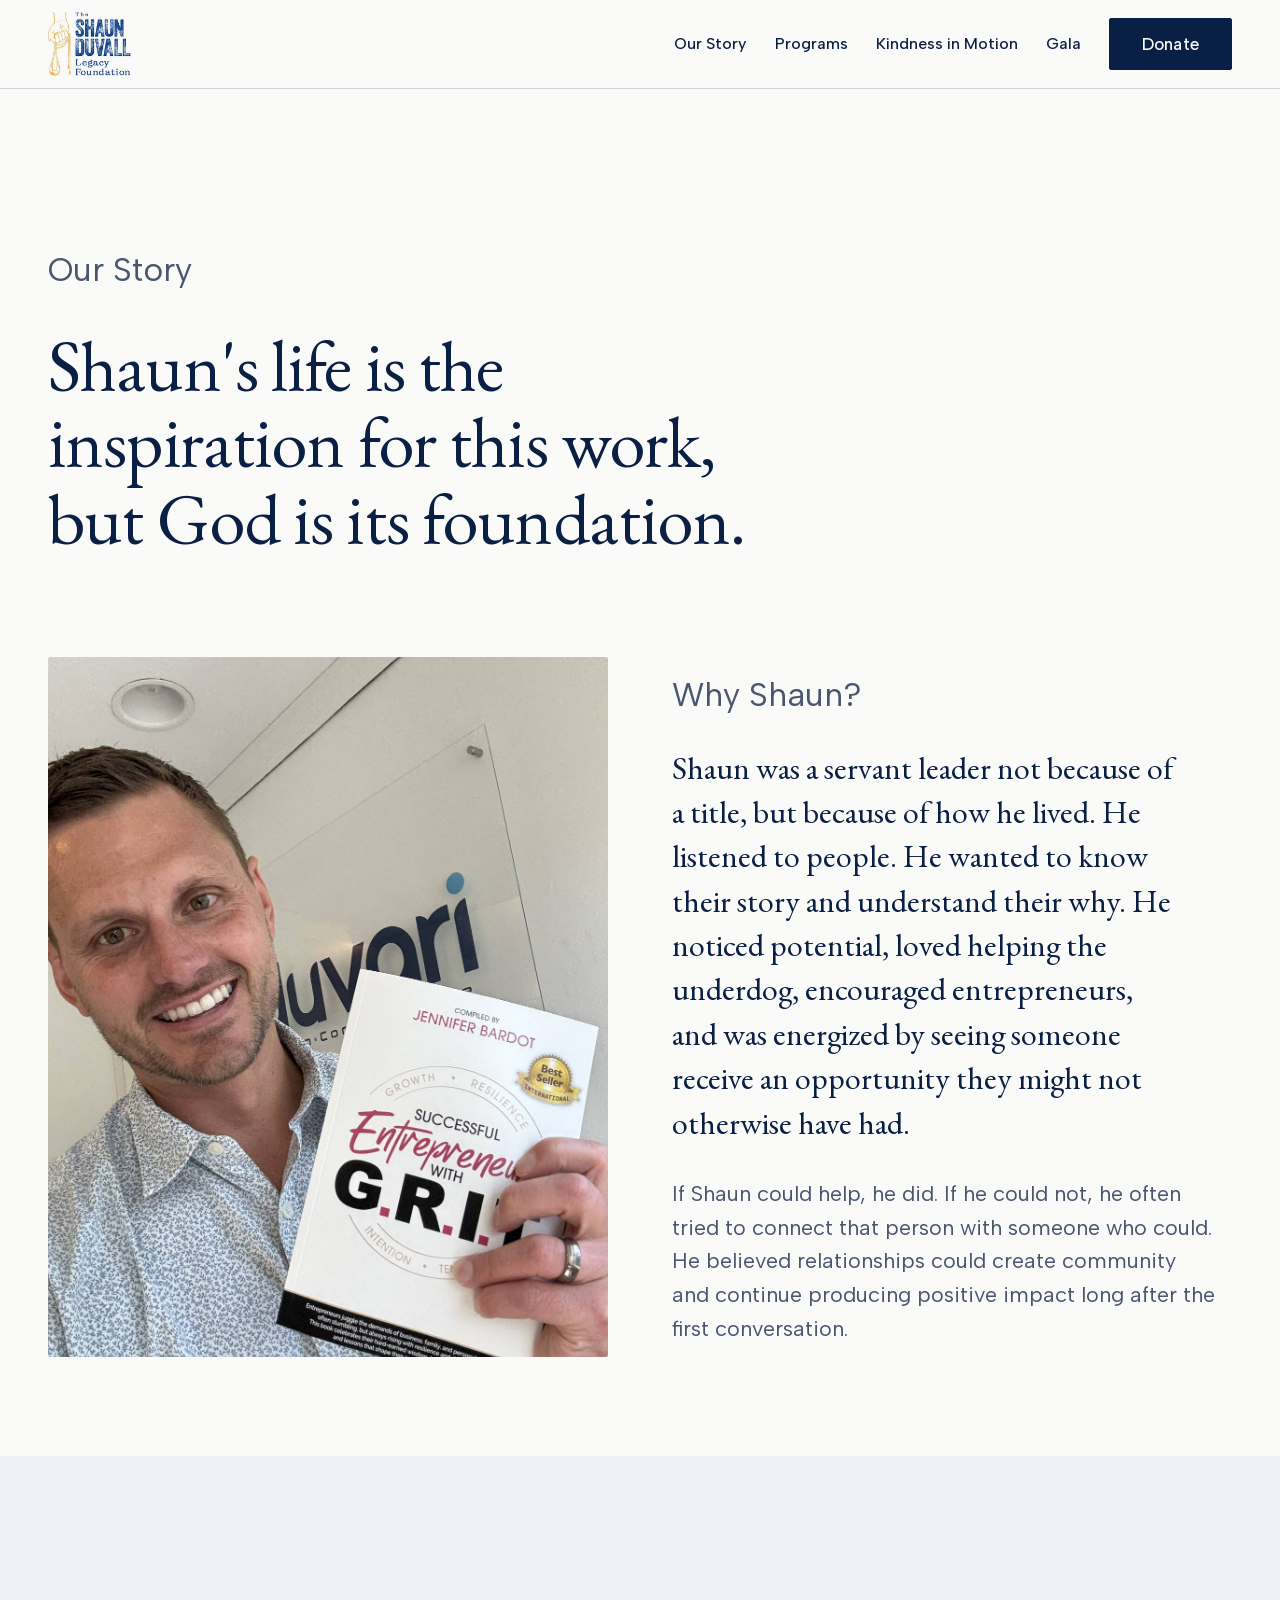
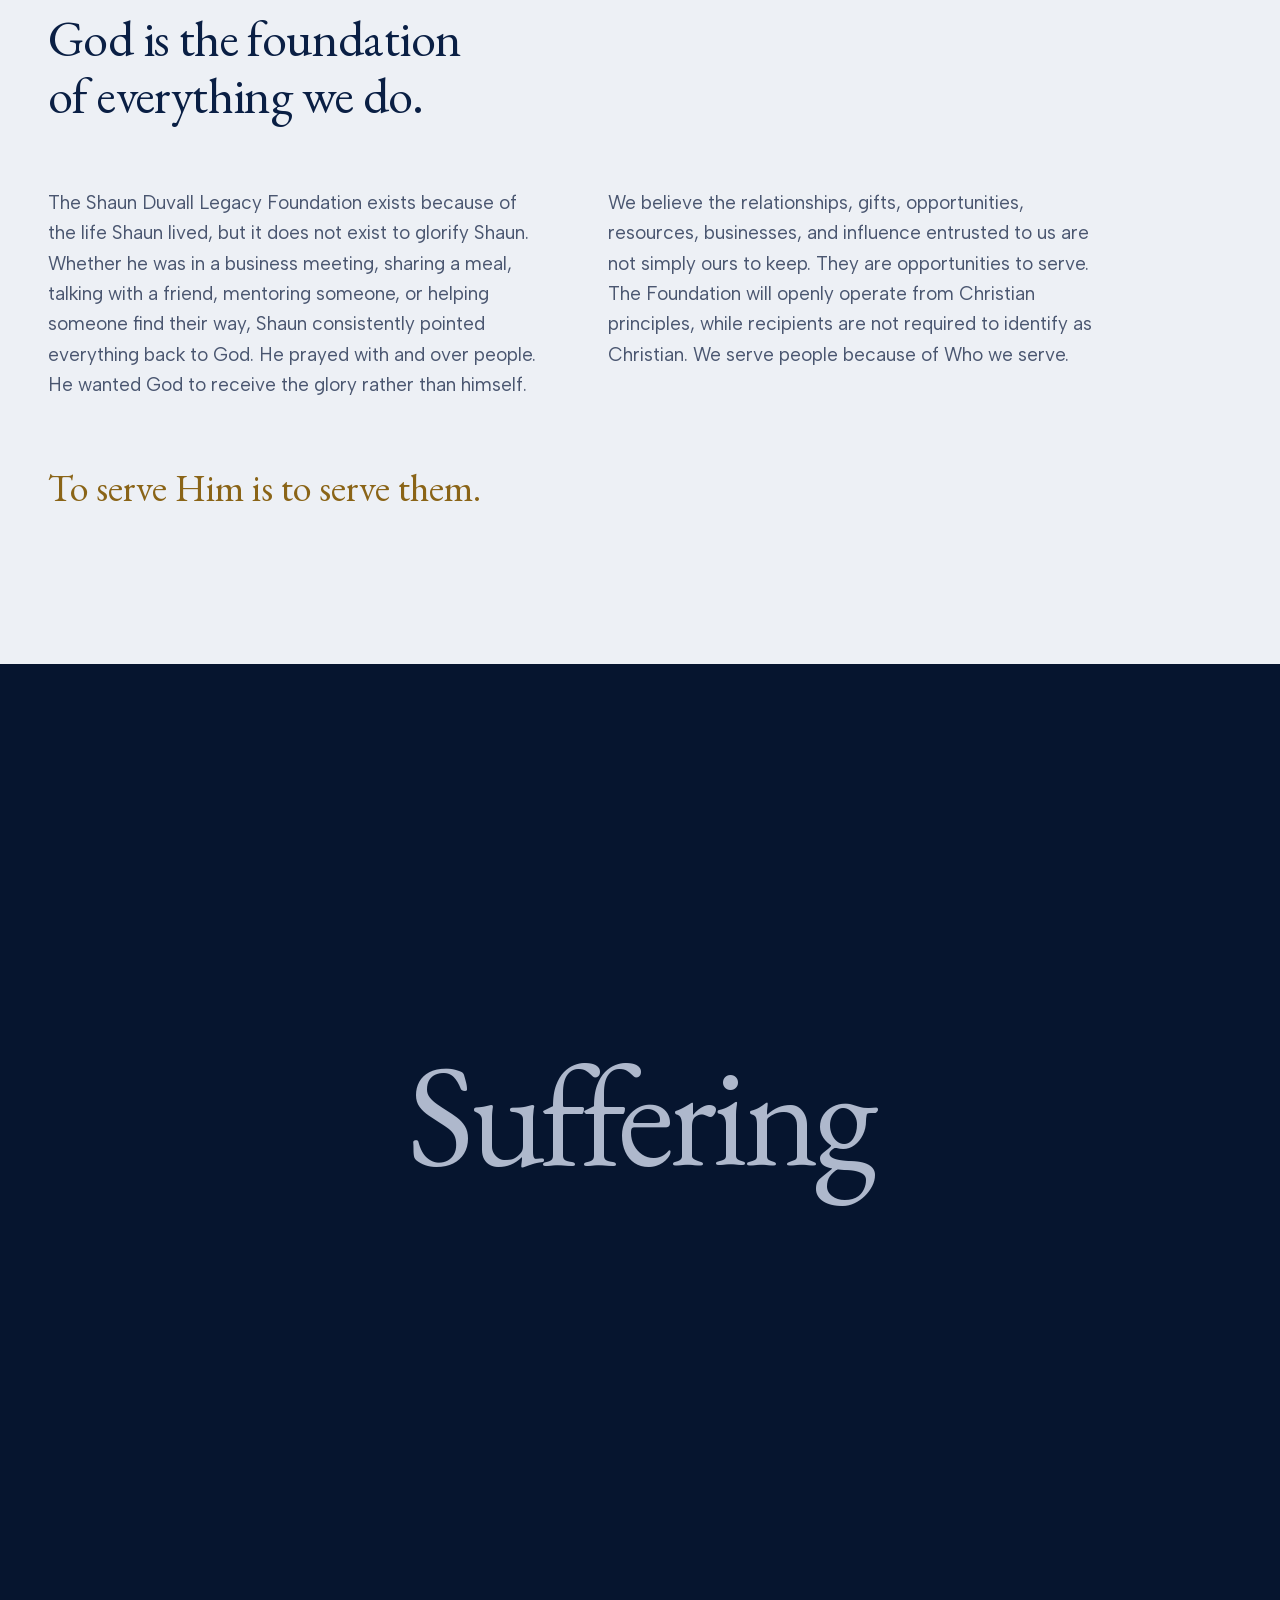
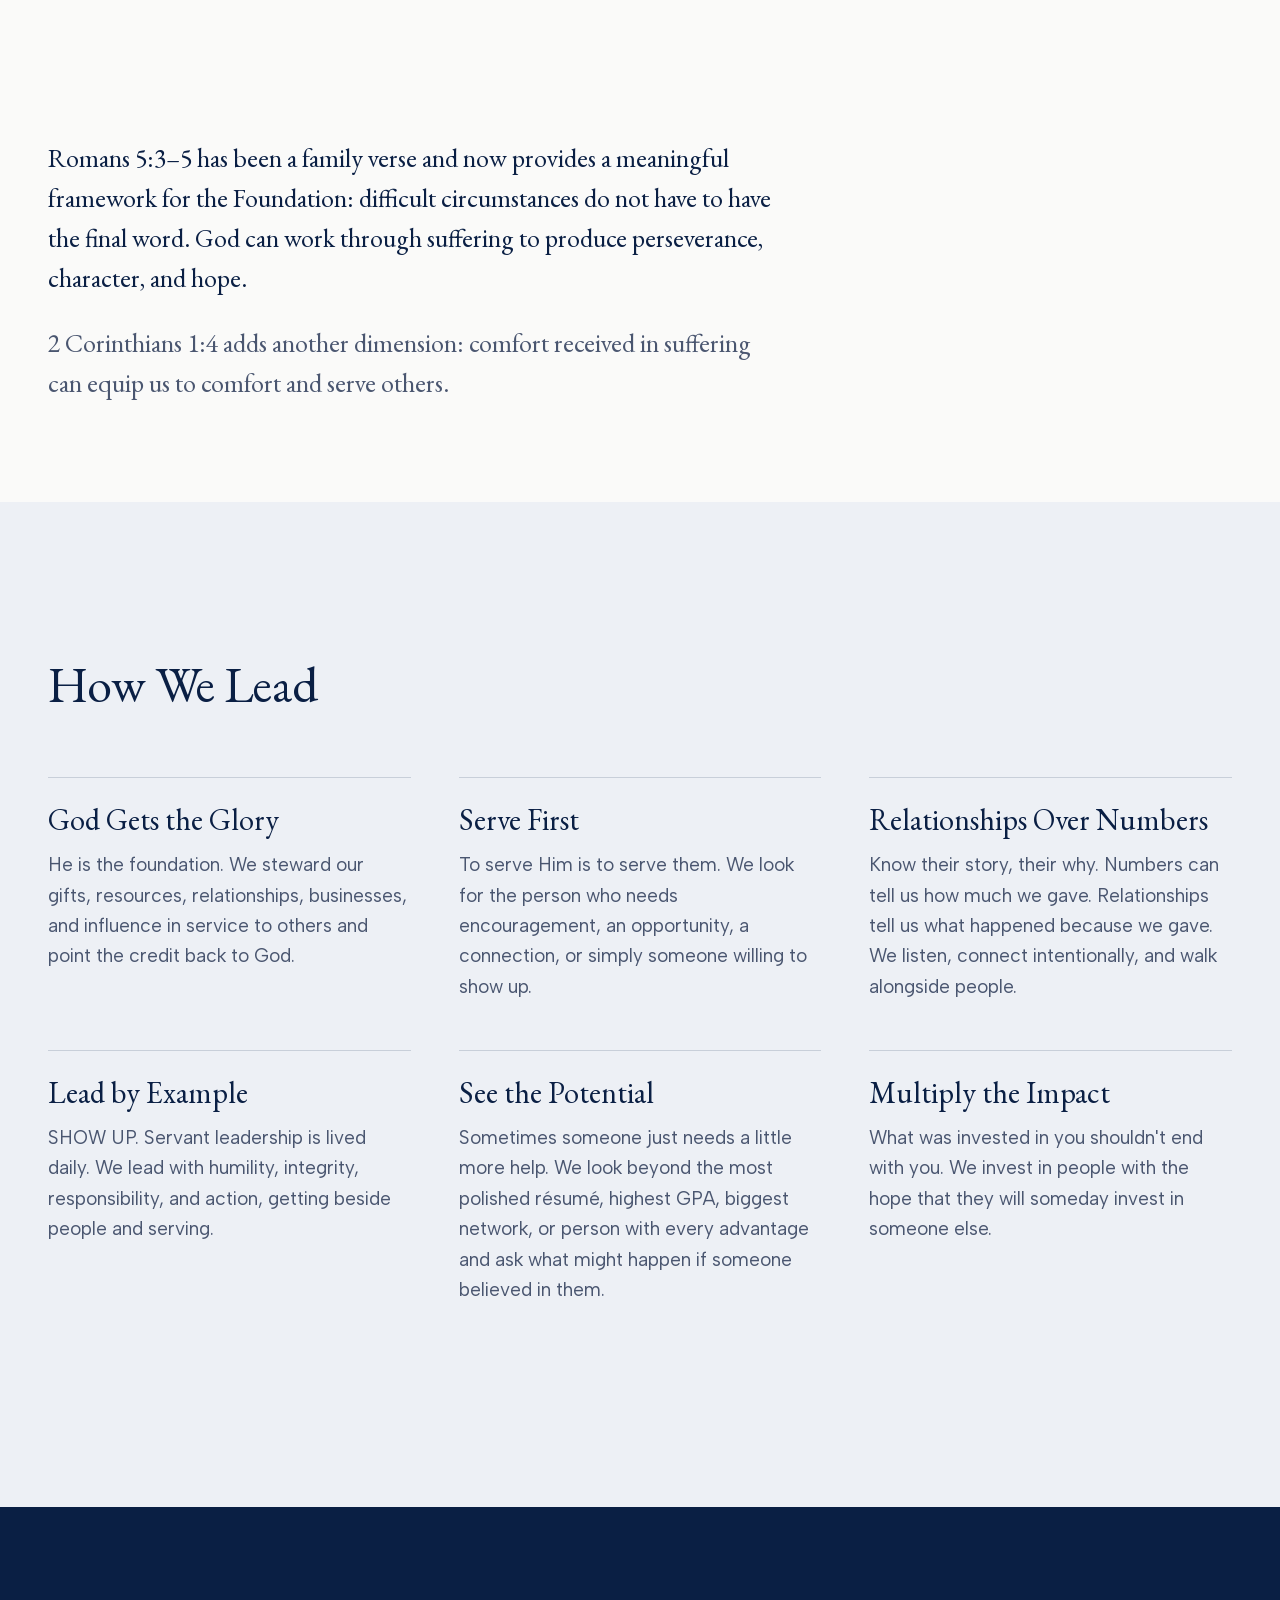
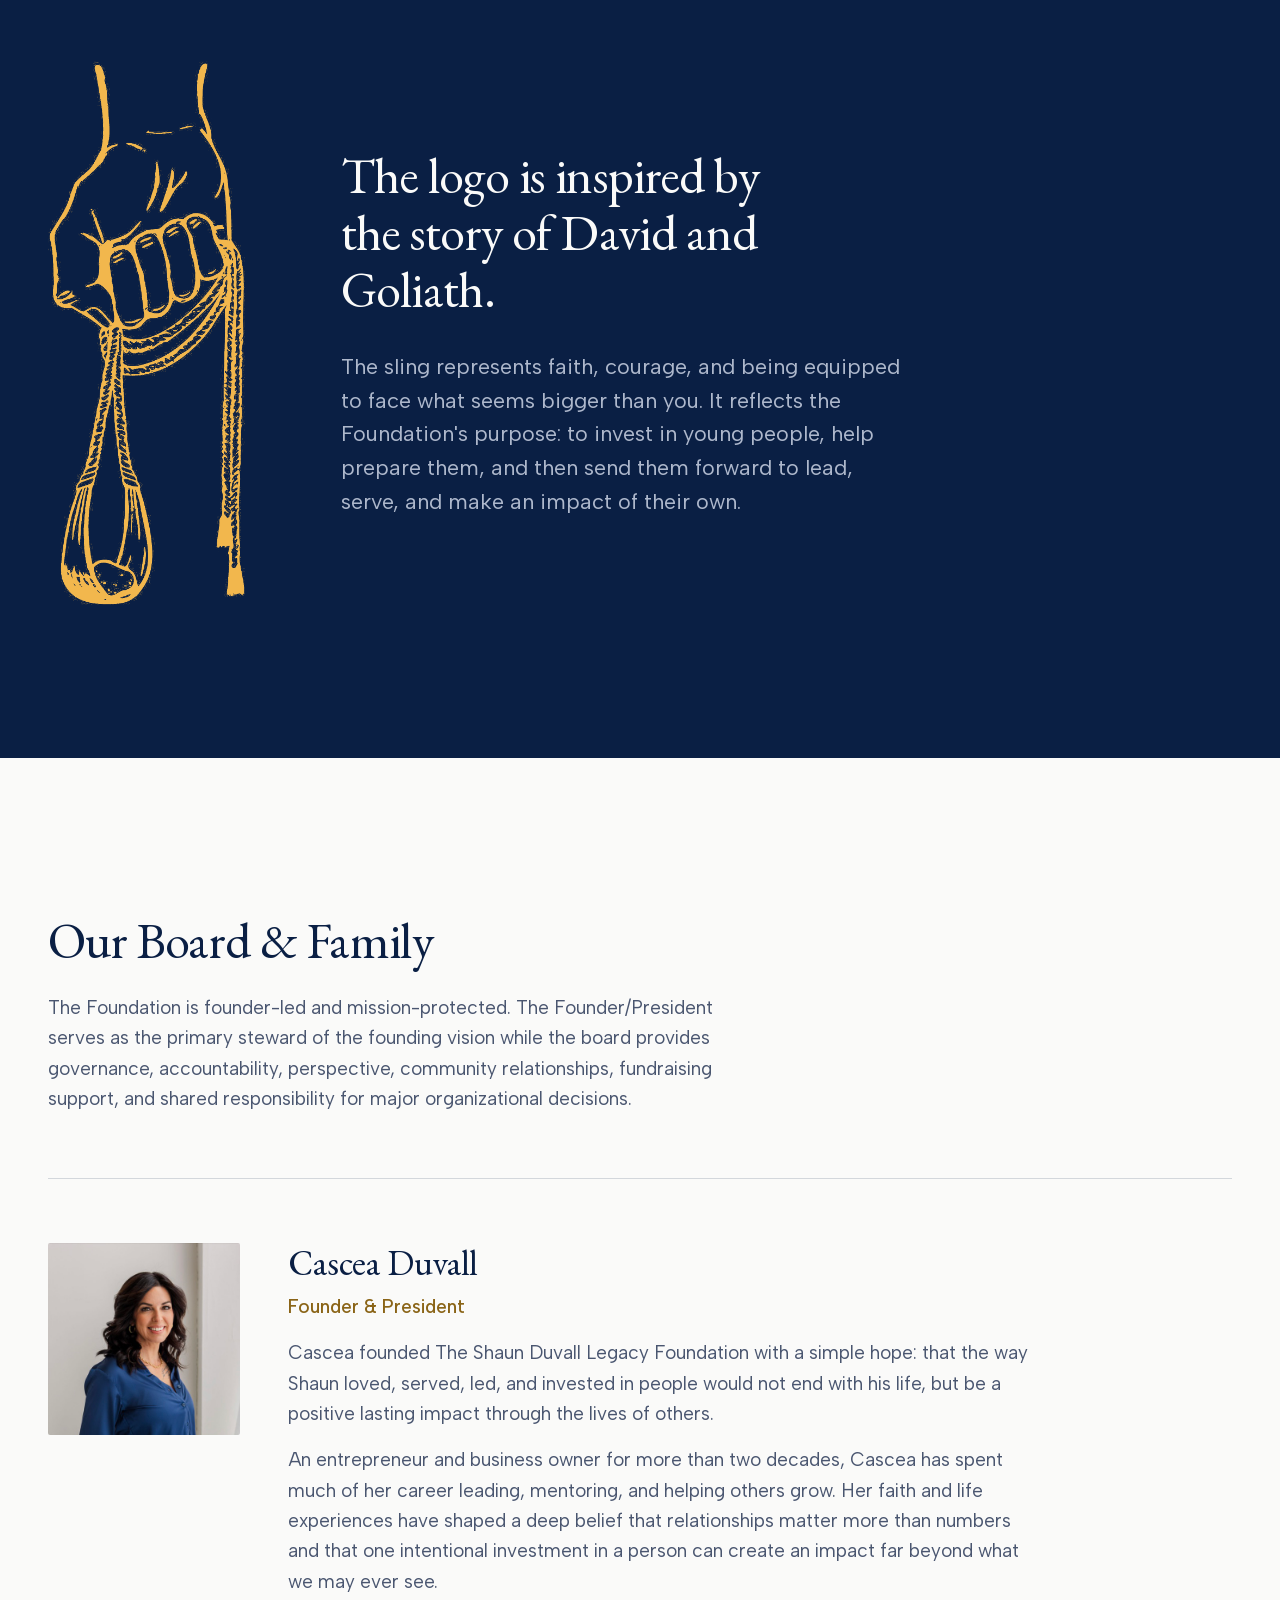
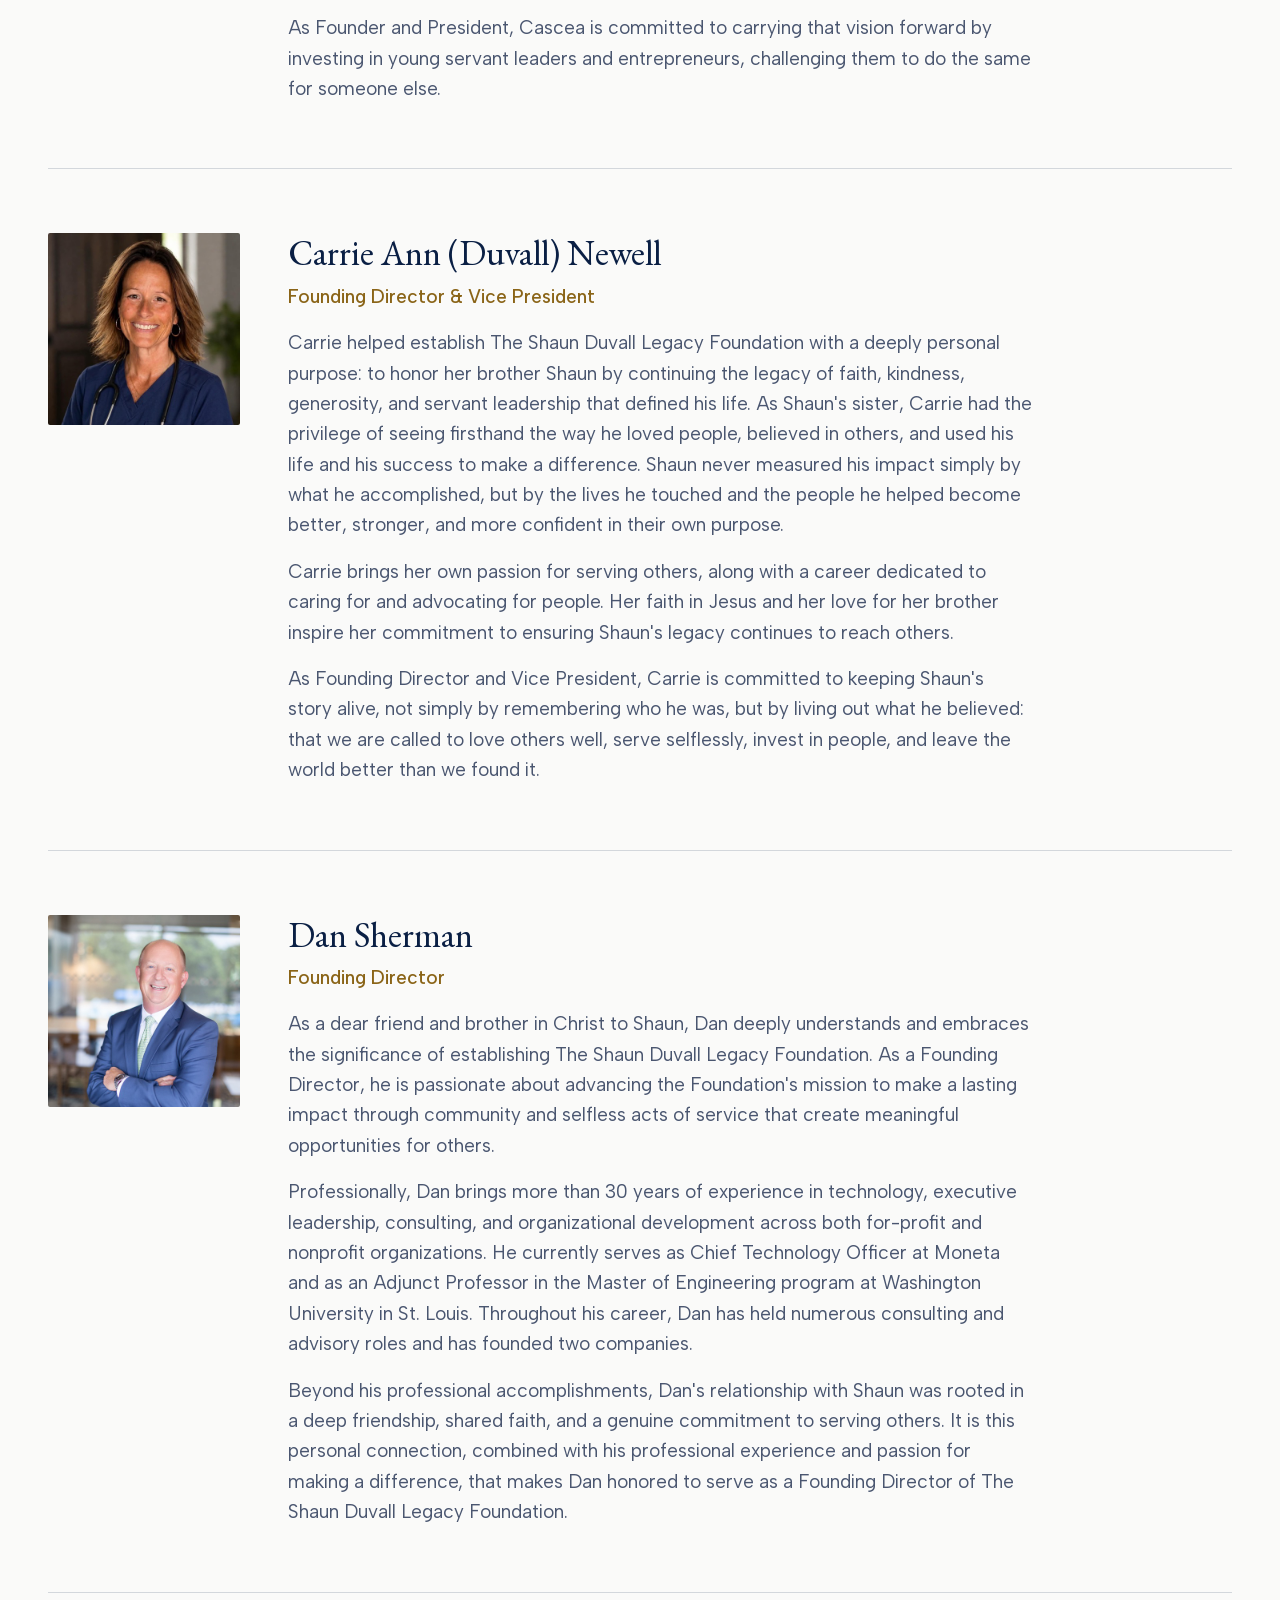
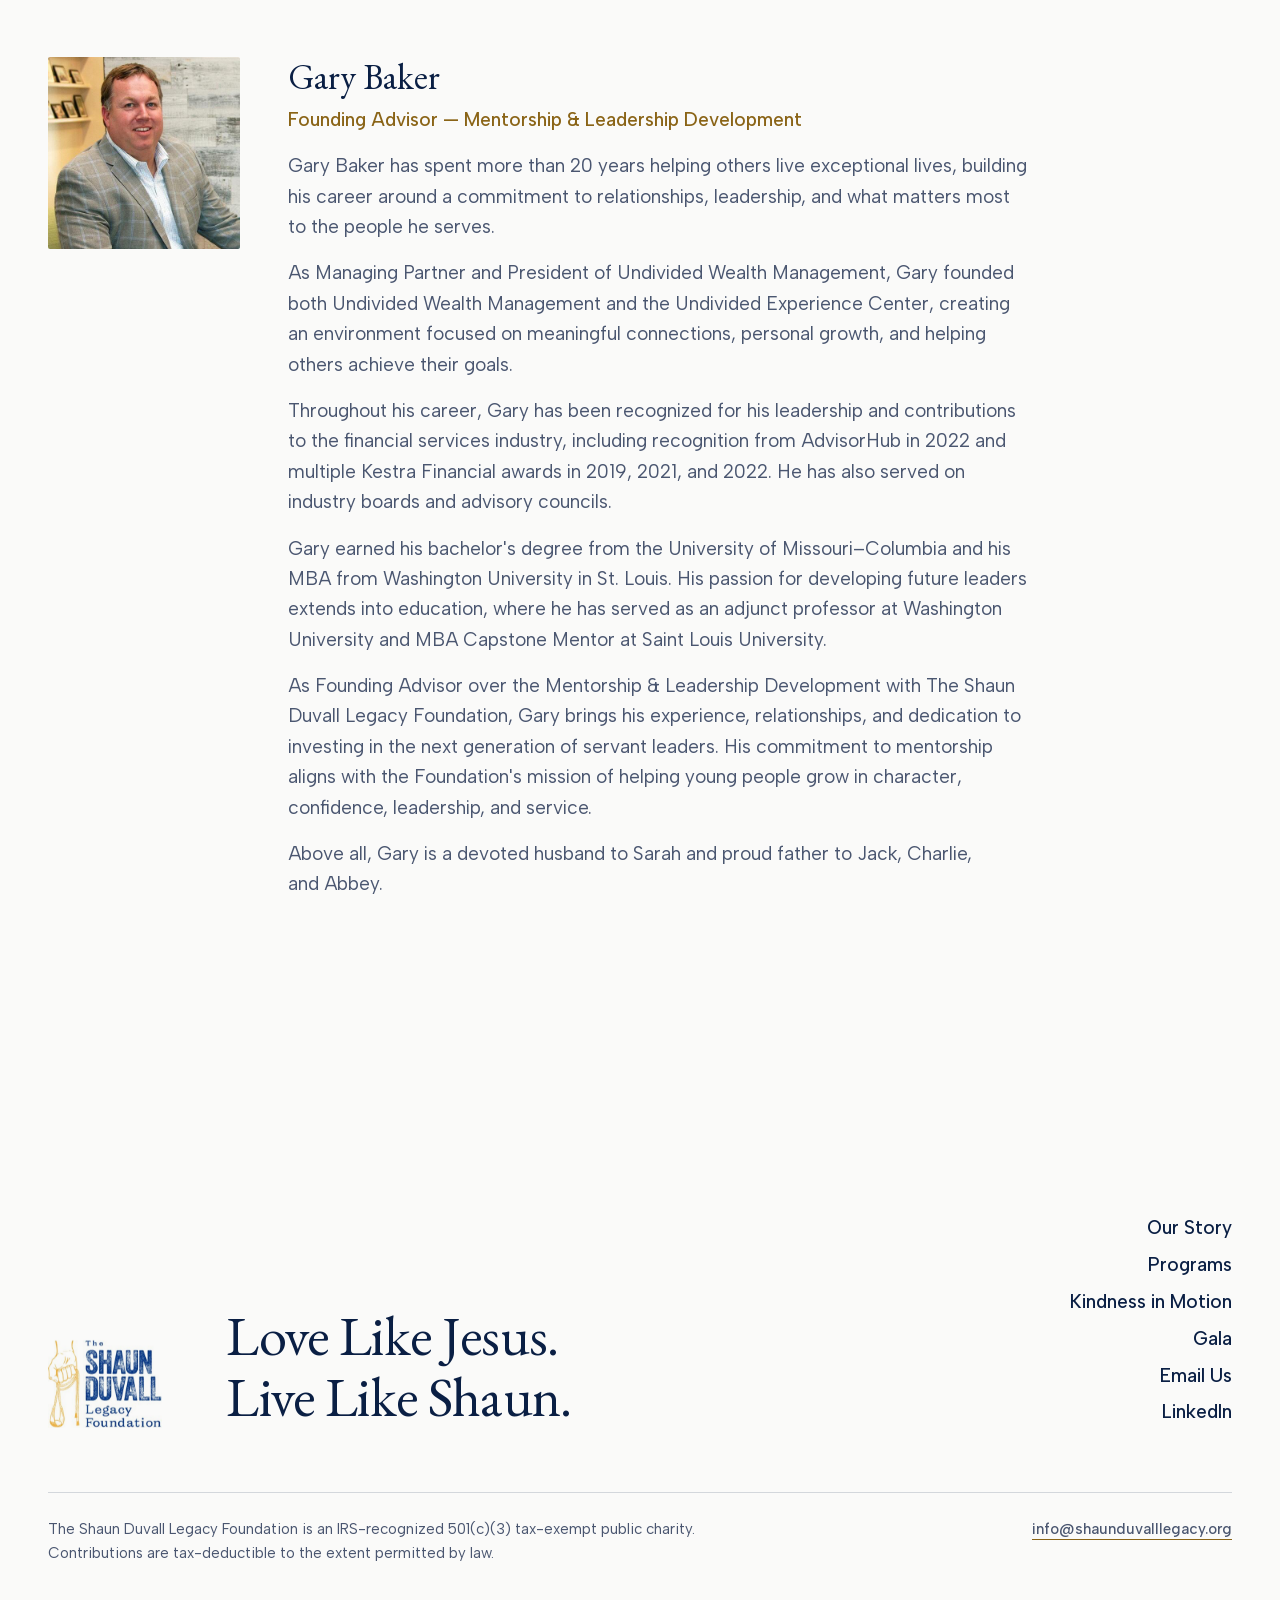
<file: our-story.html>
<!doctype html>
<html lang="en">
<head>
<meta charset="utf-8">
<meta name="viewport" content="width=device-width, initial-scale=1">
<title>Our Story · The Shaun Duvall Legacy Foundation</title>
<meta name="description" content="Shaun's life is the inspiration for this work, but God is its foundation.">
<meta property="og:title" content="Our Story · The Shaun Duvall Legacy Foundation">
<meta property="og:description" content="Shaun's life is the inspiration for this work, but God is its foundation.">
<link rel="canonical" href="https://shaunduvalllegacy.org/our-story.html">
<link rel="preload" href="assets/fonts/eb-garamond-400.woff2" as="font" type="font/woff2" crossorigin>
<link rel="stylesheet" href="assets/css/site.css">
<link rel="stylesheet" href="assets/css/our-story.css">
<script type="module" src="assets/js/our-story.js"></script>
</head>
<body>
<a class="skip" href="#main">Skip to content</a>

<header class="site-header">
  <div class="wrap">
    <a class="brand" href="index.html" aria-label="The Shaun Duvall Legacy Foundation, home"><img src="assets/img/logo.jpg" alt="" width="312" height="240"></a>
    <a class="btn header-give" href="https://givebutter.com/the-shaun-duvall-legacy-foundation" data-link="givebutter-main" target="_blank" rel="noopener">Donate<span class="visually-hidden"> (opens in a new tab)</span></a>
    <button class="btn menu-btn" type="button" aria-expanded="false" aria-controls="site-nav">Menu</button>
    <nav class="nav" id="site-nav" aria-label="Main">
      <a href="our-story.html" aria-current="page">Our Story</a>
      <a href="programs.html">Programs</a>
      <a href="kindness-in-motion.html">Kindness in Motion</a>
      <a href="gala.html">Gala</a>
      <a class="btn" href="https://givebutter.com/the-shaun-duvall-legacy-foundation" data-link="givebutter-main" target="_blank" rel="noopener">Donate<span class="visually-hidden"> (opens in a new tab)</span></a>
    </nav>
  </div>
</header>

<main id="main" class="story">

  <section class="open" aria-labelledby="story-h">
    <div class="wrap">
      <h1 id="story-h">Our Story</h1>
      <p class="statement">Shaun's life is the inspiration for this work, but God is its foundation.</p>
    </div>
  </section>

  <section class="shaun" aria-labelledby="shaun-h">
    <div class="wrap">
      <figure class="photo"><img src="assets/img/shaun.jpg" alt="Shaun Duvall, smiling, holding a copy of Successful Entrepreneurs with G.R.I.T." width="1200" height="1600" loading="lazy"></figure>
      <div class="text">
        <h2 id="shaun-h">Why Shaun?</h2>
        <p class="lead">Shaun was a servant leader not because of a title, but because of how he lived. He listened to people. He wanted to know their story and understand their why. He noticed potential, loved helping the underdog, encouraged entrepreneurs, and was energized by seeing someone receive an opportunity they might not otherwise have had.</p>
        <p>If Shaun could help, he did. If he could not, he often tried to connect that person with someone who could. He believed relationships could create community and continue producing positive impact long after the first conversation.</p>
      </div>
    </div>
  </section>

  <section class="found" aria-labelledby="found-h">
    <div class="wrap">
      <h2 id="found-h" class="statement">God is the foundation of everything we do.</h2>
      <div class="cols">
        <p>The Shaun Duvall Legacy Foundation exists because of the life Shaun lived, but it does not exist to glorify Shaun. Whether he was in a business meeting, sharing a meal, talking with a friend, mentoring someone, or helping someone find their way, Shaun consistently pointed everything back to God. He prayed with and over people. He wanted God to receive the glory rather than himself.</p>
        <p>We believe the relationships, gifts, opportunities, resources, businesses, and influence entrusted to us are not simply ours to keep. They are opportunities to serve. The Foundation will openly operate from Christian principles, while recipients are not required to identify as Christian. We serve people because of Who we serve.</p>
      </div>
      <p class="him">To serve Him is to serve them.</p>
    </div>
  </section>

  <!-- Moving moment: suffering to hope, the stone rising like the sun -->
  <section class="rise" aria-labelledby="rise-h">
    <div class="stick">
      <span class="sun" aria-hidden="true"></span>
      <h2 id="rise-h" class="visually-hidden">Romans 5:3–5</h2>
      <ol class="words">
        <li>Suffering</li>
        <li>Perseverance</li>
        <li>Character</li>
        <li>Hope</li>
      </ol>
      <p class="ref">Romans 5:3–5</p>
      <p class="lived">The Foundation will not be defined by how Shaun died. It will tell people how Shaun lived, while demonstrating that profound loss can be turned outward into hope, service, relationship, and opportunity.</p>
    </div>
  </section>

  <section class="verse">
    <div class="wrap">
      <p>Romans 5:3–5 has been a family verse and now provides a meaningful framework for the Foundation: difficult circumstances do not have to have the final word. God can work through suffering to produce perseverance, character, and hope.</p>
      <p>2 Corinthians 1:4 adds another dimension: comfort received in suffering can equip us to comfort and serve others.</p>
    </div>
  </section>

  <section class="lead-how" aria-labelledby="how-h">
    <div class="wrap">
      <h2 id="how-h">How We Lead</h2>
      <ul class="values">
        <li><h3>God Gets the Glory</h3><p>He is the foundation. We steward our gifts, resources, relationships, businesses, and influence in service to others and point the credit back to God.</p></li>
        <li><h3>Serve First</h3><p>To serve Him is to serve them. We look for the person who needs encouragement, an opportunity, a connection, or simply someone willing to show up.</p></li>
        <li><h3>Relationships Over Numbers</h3><p>Know their story, their why. Numbers can tell us how much we gave. Relationships tell us what happened because we gave. We listen, connect intentionally, and walk alongside people.</p></li>
        <li><h3>Lead by Example</h3><p>SHOW UP. Servant leadership is lived daily. We lead with humility, integrity, responsibility, and action, getting beside people and serving.</p></li>
        <li><h3>See the Potential</h3><p>Sometimes someone just needs a little more help. We look beyond the most polished résumé, highest GPA, biggest network, or person with every advantage and ask what might happen if someone believed in them.</p></li>
        <li><h3>Multiply the Impact</h3><p>What was invested in you shouldn't end with you. We invest in people with the hope that they will someday invest in someone else.</p></li>
      </ul>
    </div>
  </section>

  <section class="logo-meaning" aria-labelledby="logo-h">
    <div class="wrap">
      <img src="assets/img/sling-hand.png" alt="" width="362" height="1000">
      <div>
        <h2 id="logo-h" class="visually-hidden">Logo Meaning</h2>
        <p class="statement">The logo is inspired by the story of David and Goliath.</p>
        <p>The sling represents faith, courage, and being equipped to face what seems bigger than you. It reflects the Foundation's purpose: to invest in young people, help prepare them, and then send them forward to lead, serve, and make an impact of their own.</p>
      </div>
    </div>
  </section>

  <section class="board" aria-labelledby="board-h">
    <div class="wrap">
      <h2 id="board-h">Our Board &amp; Family</h2>
      <p class="intro">The Foundation is founder-led and mission-protected. The Founder/President serves as the primary steward of the founding vision while the board provides governance, accountability, perspective, community relationships, fundraising support, and shared responsibility for major organizational decisions.</p>
      <ul class="people">
        <li>
          <img src="assets/img/board-cascea.jpg" alt="Cascea Duvall" width="480" height="480" loading="lazy">
          <div><h3>Cascea Duvall</h3><p class="role">Founder &amp; President</p>
          <p>Cascea founded The Shaun Duvall Legacy Foundation with a simple hope: that the way Shaun loved, served, led, and invested in people would not end with his life, but be a positive lasting impact through the lives of others.</p>
          <p>An entrepreneur and business owner for more than two decades, Cascea has spent much of her career leading, mentoring, and helping others grow. Her faith and life experiences have shaped a deep belief that relationships matter more than numbers and that one intentional investment in a person can create an impact far beyond what we may ever see.</p>
          <p>As Founder and President, Cascea is committed to carrying that vision forward by investing in young servant leaders and entrepreneurs, challenging them to do the same for someone else.</p></div>
        </li>
        <li>
          <img src="assets/img/board-carrie.jpg" alt="Carrie Ann (Duvall) Newell" width="480" height="480" loading="lazy">
          <div><h3>Carrie Ann (Duvall) Newell</h3><p class="role">Founding Director &amp; Vice President</p>
          <p>Carrie helped establish The Shaun Duvall Legacy Foundation with a deeply personal purpose: to honor her brother Shaun by continuing the legacy of faith, kindness, generosity, and servant leadership that defined his life. As Shaun's sister, Carrie had the privilege of seeing firsthand the way he loved people, believed in others, and used his life and his success to make a difference. Shaun never measured his impact simply by what he accomplished, but by the lives he touched and the people he helped become better, stronger, and more confident in their own purpose.</p>
          <p>Carrie brings her own passion for serving others, along with a career dedicated to caring for and advocating for people. Her faith in Jesus and her love for her brother inspire her commitment to ensuring Shaun's legacy continues to reach others.</p>
          <p>As Founding Director and Vice President, Carrie is committed to keeping Shaun's story alive, not simply by remembering who he was, but by living out what he believed: that we are called to love others well, serve selflessly, invest in people, and leave the world better than we found it.</p></div>
        </li>
        <li>
          <img src="assets/img/board-dan.jpg" alt="Dan Sherman" width="480" height="480" loading="lazy">
          <div><h3>Dan Sherman</h3><p class="role">Founding Director</p>
          <p>As a dear friend and brother in Christ to Shaun, Dan deeply understands and embraces the significance of establishing The Shaun Duvall Legacy Foundation. As a Founding Director, he is passionate about advancing the Foundation's mission to make a lasting impact through community and selfless acts of service that create meaningful opportunities for others.</p>
          <p>Professionally, Dan brings more than 30 years of experience in technology, executive leadership, consulting, and organizational development across both for-profit and nonprofit organizations. He currently serves as Chief Technology Officer at Moneta and as an Adjunct Professor in the Master of Engineering program at Washington University in St. Louis. Throughout his career, Dan has held numerous consulting and advisory roles and has founded two companies.</p>
          <p>Beyond his professional accomplishments, Dan's relationship with Shaun was rooted in a deep friendship, shared faith, and a genuine commitment to serving others. It is this personal connection, combined with his professional experience and passion for making a difference, that makes Dan honored to serve as a Founding Director of The Shaun Duvall Legacy Foundation.</p></div>
        </li>
        <li>
          <img src="assets/img/board-gary.jpg" alt="Gary Baker" width="480" height="480" loading="lazy">
          <div><h3>Gary Baker</h3><p class="role">Founding Advisor — Mentorship &amp; Leadership Development</p>
          <p>Gary Baker has spent more than 20 years helping others live exceptional lives, building his career around a commitment to relationships, leadership, and what matters most to the people he serves.</p>
          <p>As Managing Partner and President of Undivided Wealth Management, Gary founded both Undivided Wealth Management and the Undivided Experience Center, creating an environment focused on meaningful connections, personal growth, and helping others achieve their goals.</p>
          <p>Throughout his career, Gary has been recognized for his leadership and contributions to the financial services industry, including recognition from AdvisorHub in 2022 and multiple Kestra Financial awards in 2019, 2021, and 2022. He has also served on industry boards and advisory councils.</p>
          <p>Gary earned his bachelor's degree from the University of Missouri–Columbia and his MBA from Washington University in St. Louis. His passion for developing future leaders extends into education, where he has served as an adjunct professor at Washington University and MBA Capstone Mentor at Saint Louis University.</p>
          <p>As Founding Advisor over the Mentorship &amp; Leadership Development with The Shaun Duvall Legacy Foundation, Gary brings his experience, relationships, and dedication to investing in the next generation of servant leaders. His commitment to mentorship aligns with the Foundation's mission of helping young people grow in character, confidence, leadership, and service.</p>
          <p>Above all, Gary is a devoted husband to Sarah and proud father to Jack, Charlie, and Abbey.</p></div>
        </li>
      </ul>
    </div>
  </section>
</main>

<footer class="site-footer">
  <div class="wrap">
    <div class="grid">
      <a class="brand" href="index.html" aria-label="The Shaun Duvall Legacy Foundation, home"><img src="assets/img/logo.jpg" alt="" width="312" height="240"></a>
      <p class="sign">Love Like Jesus. Live Like Shaun.</p>
      <nav aria-label="Footer">
        <a href="our-story.html">Our Story</a>
        <a href="programs.html">Programs</a>
        <a href="kindness-in-motion.html">Kindness in Motion</a>
        <a href="gala.html">Gala</a>
        <a href="mailto:info@shaunduvalllegacy.org" data-link="email-info">Email Us</a>
        <a href="https://www.linkedin.com/company/shaun-duvall-legacy-foundation" data-link="linkedin" target="_blank" rel="noopener">LinkedIn<span class="visually-hidden"> (opens in a new tab)</span></a>
      </nav>
    </div>
    <div class="legal">
      <p>The Shaun Duvall Legacy Foundation is an IRS-recognized <span class="nw">501(c)(3)</span> tax-exempt public charity. Contributions are tax-deductible to the extent permitted by law.</p>
      <p><a class="link" href="mailto:info@shaunduvalllegacy.org" data-link="email-info">info@shaunduvalllegacy.org</a></p>
    </div>
  </div>
</footer>
</body>
</html>
</file>
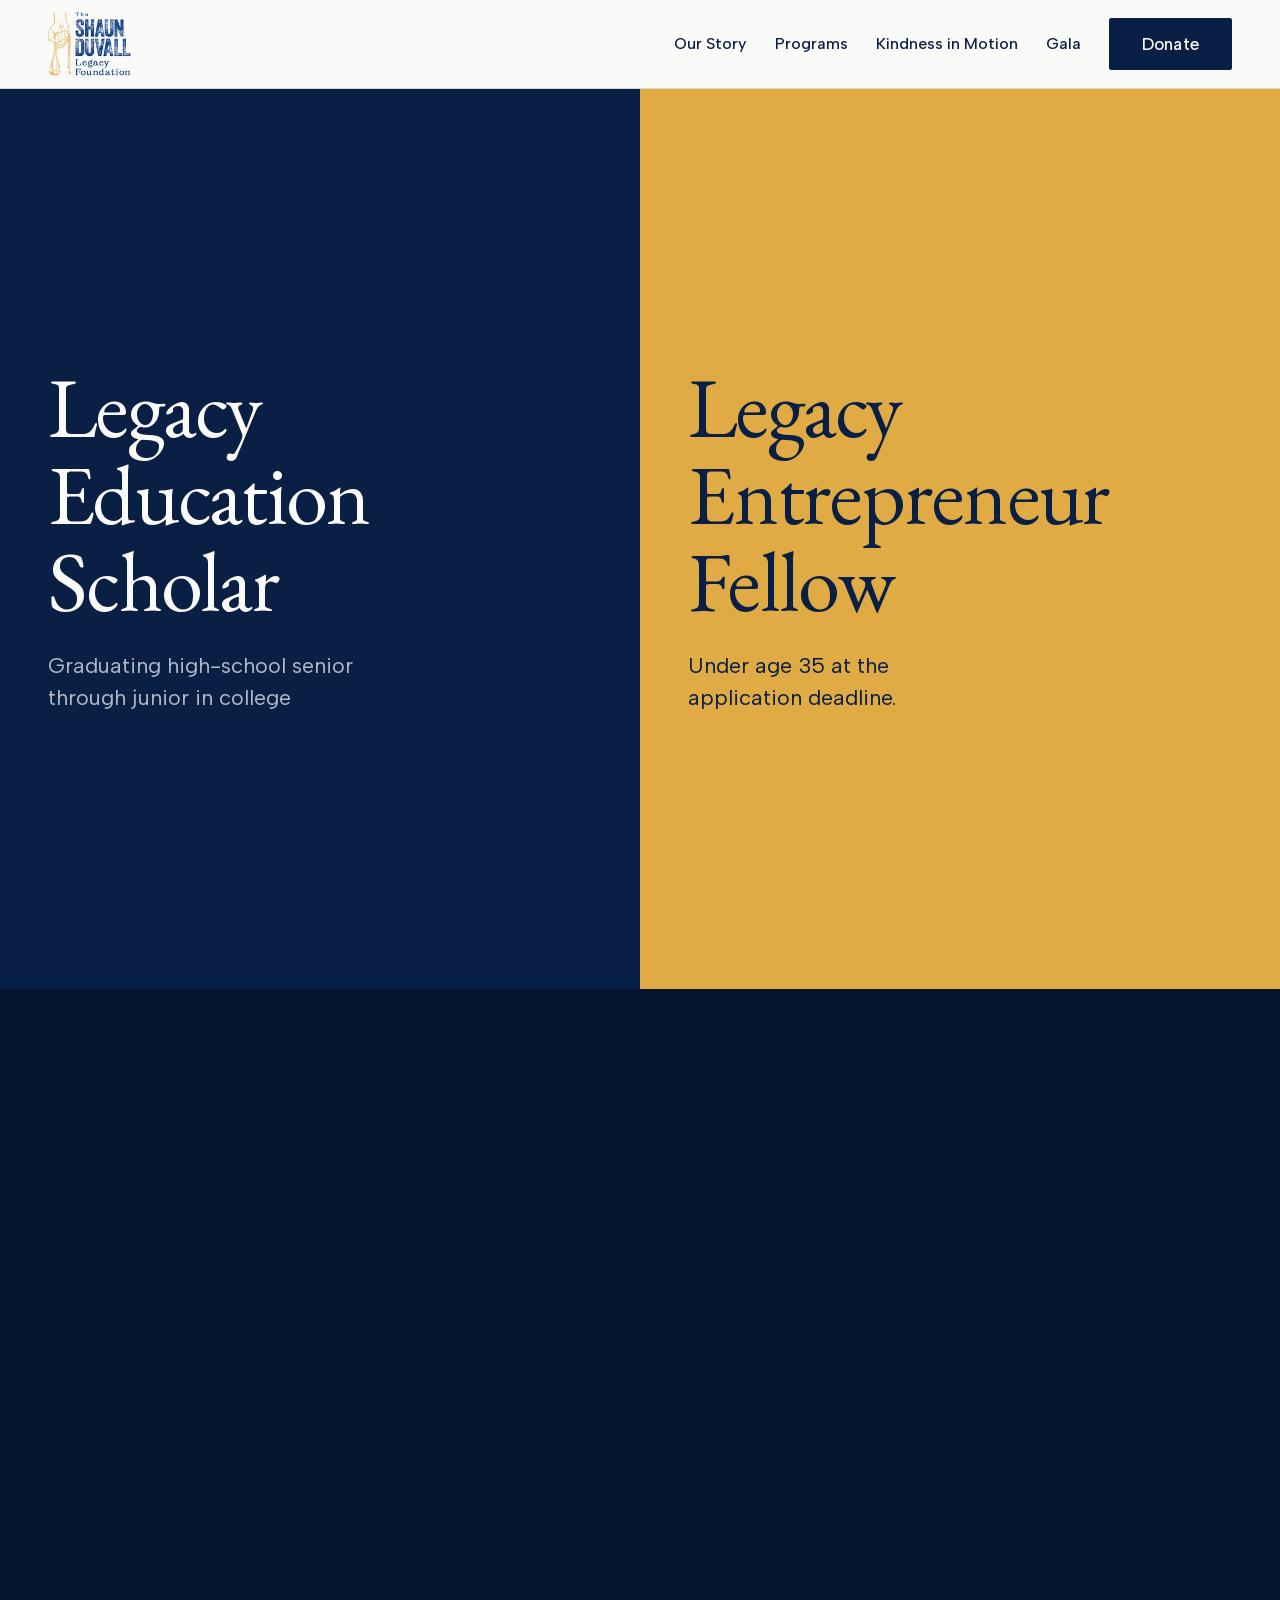
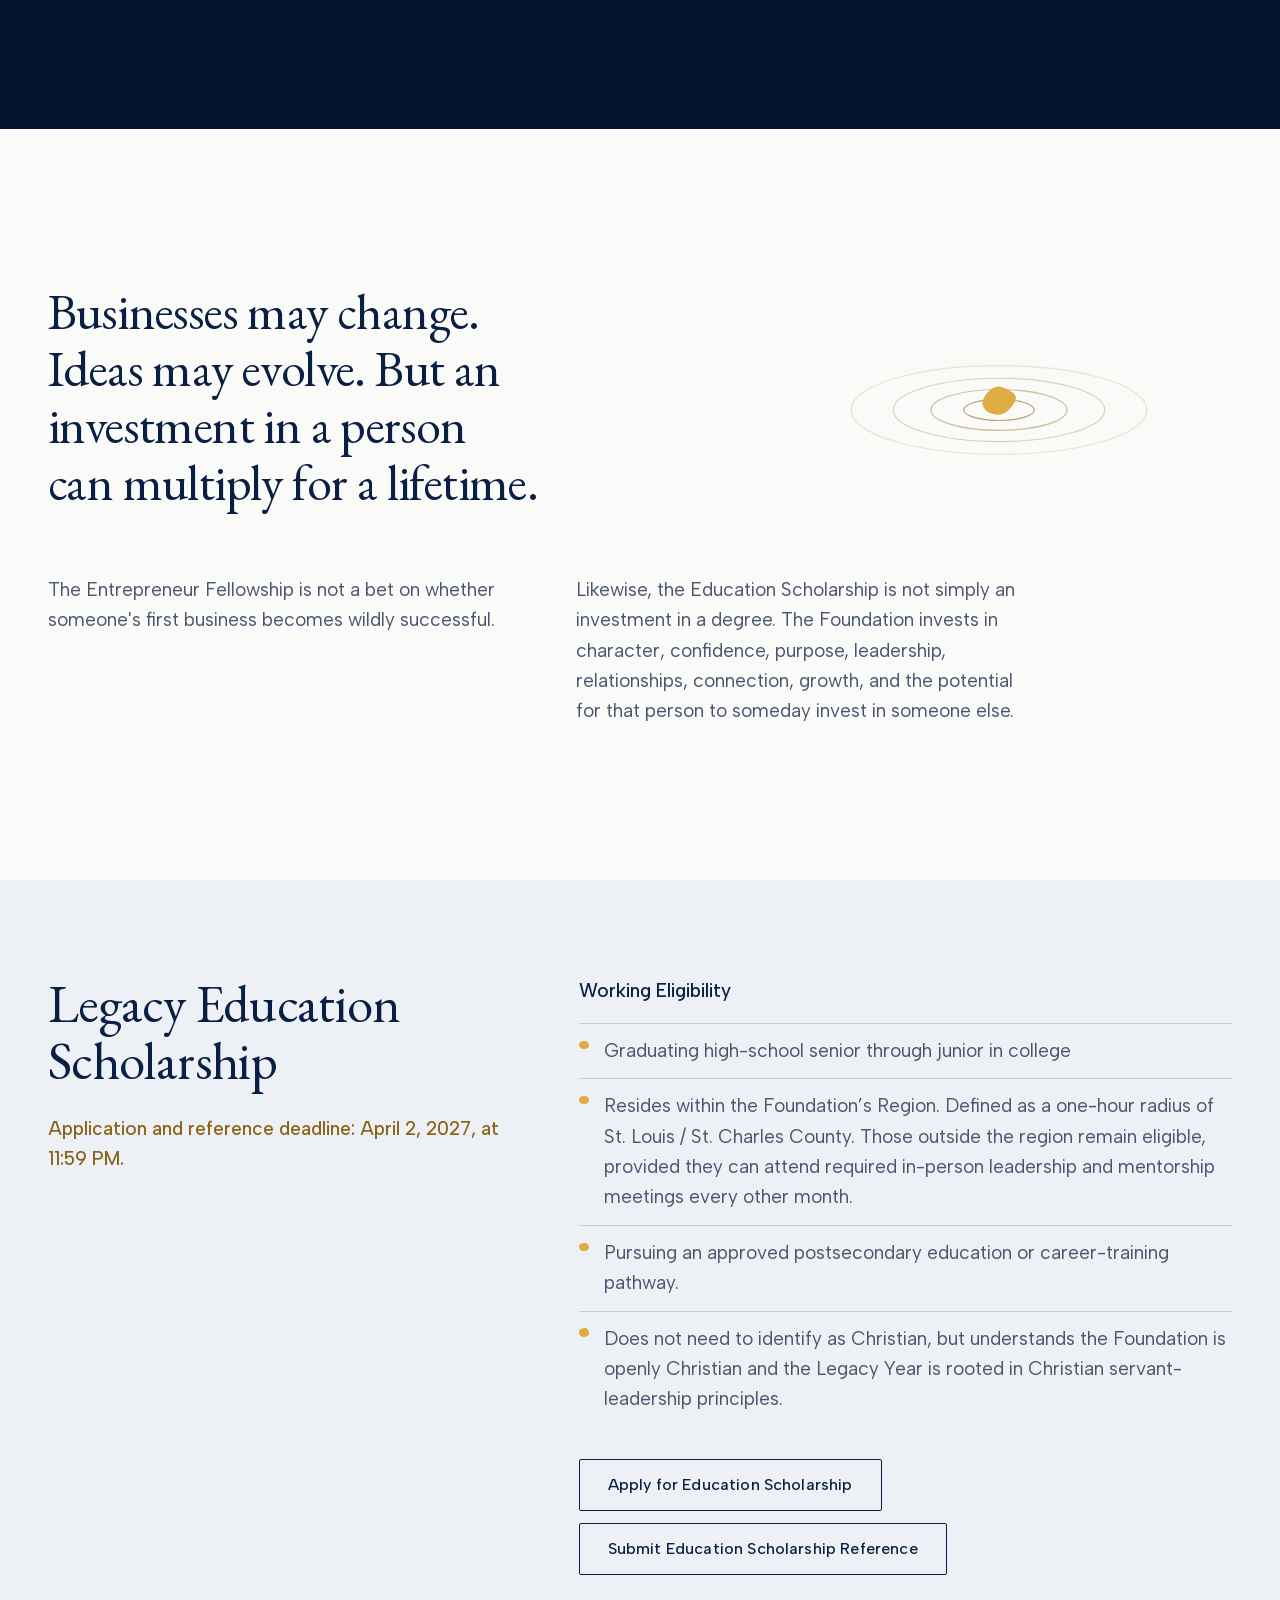
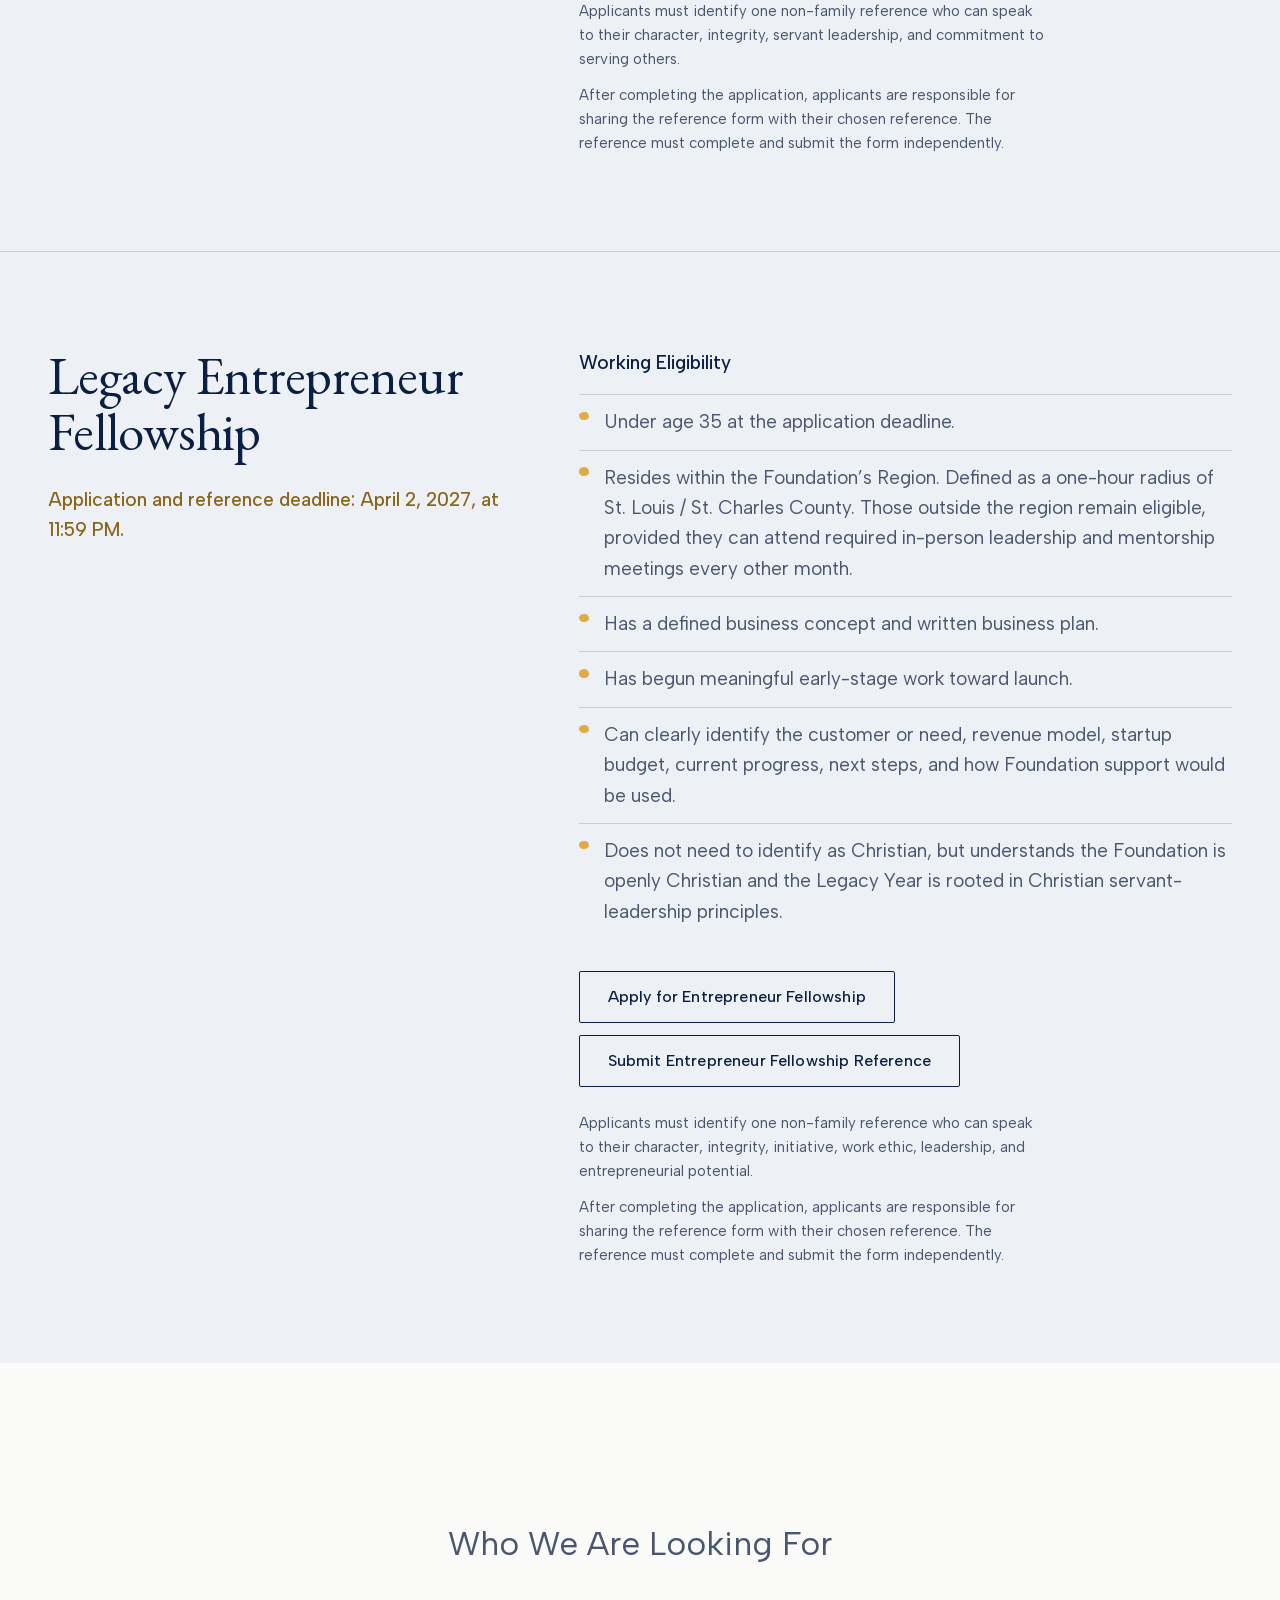
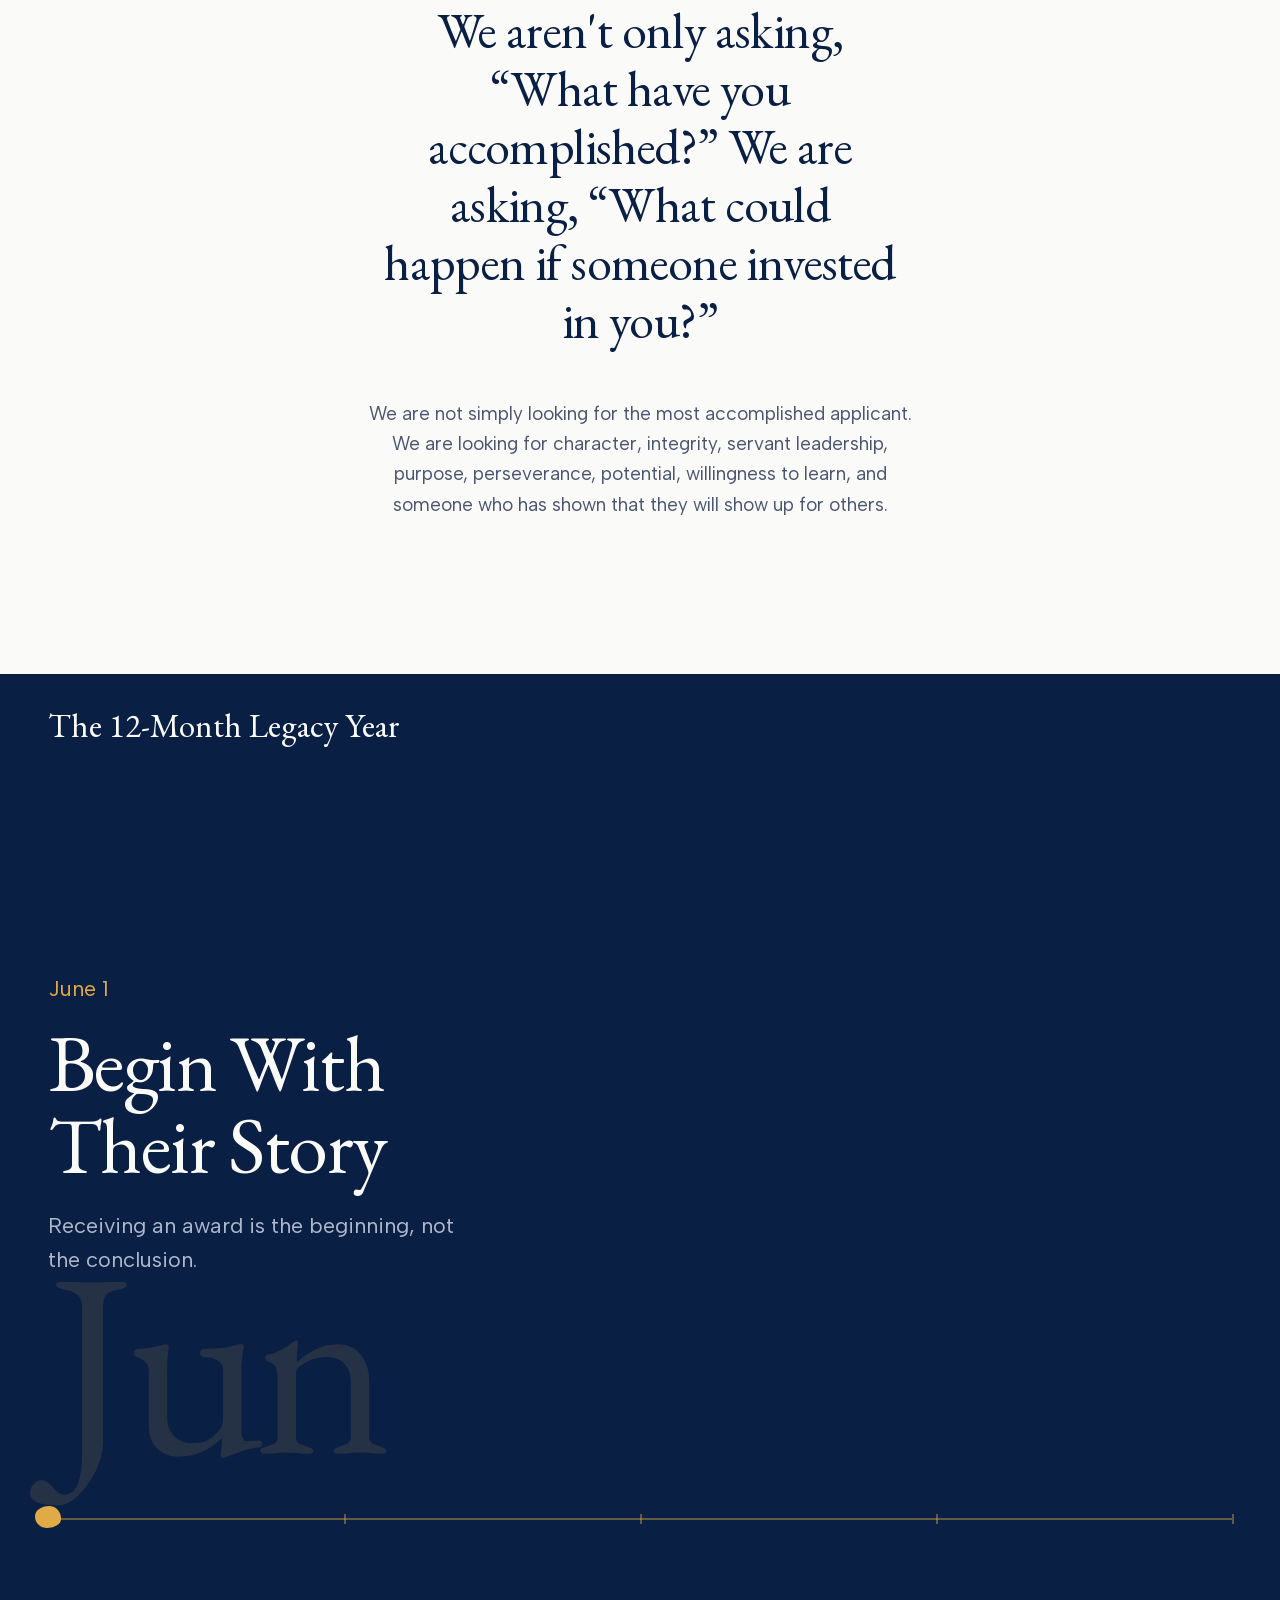
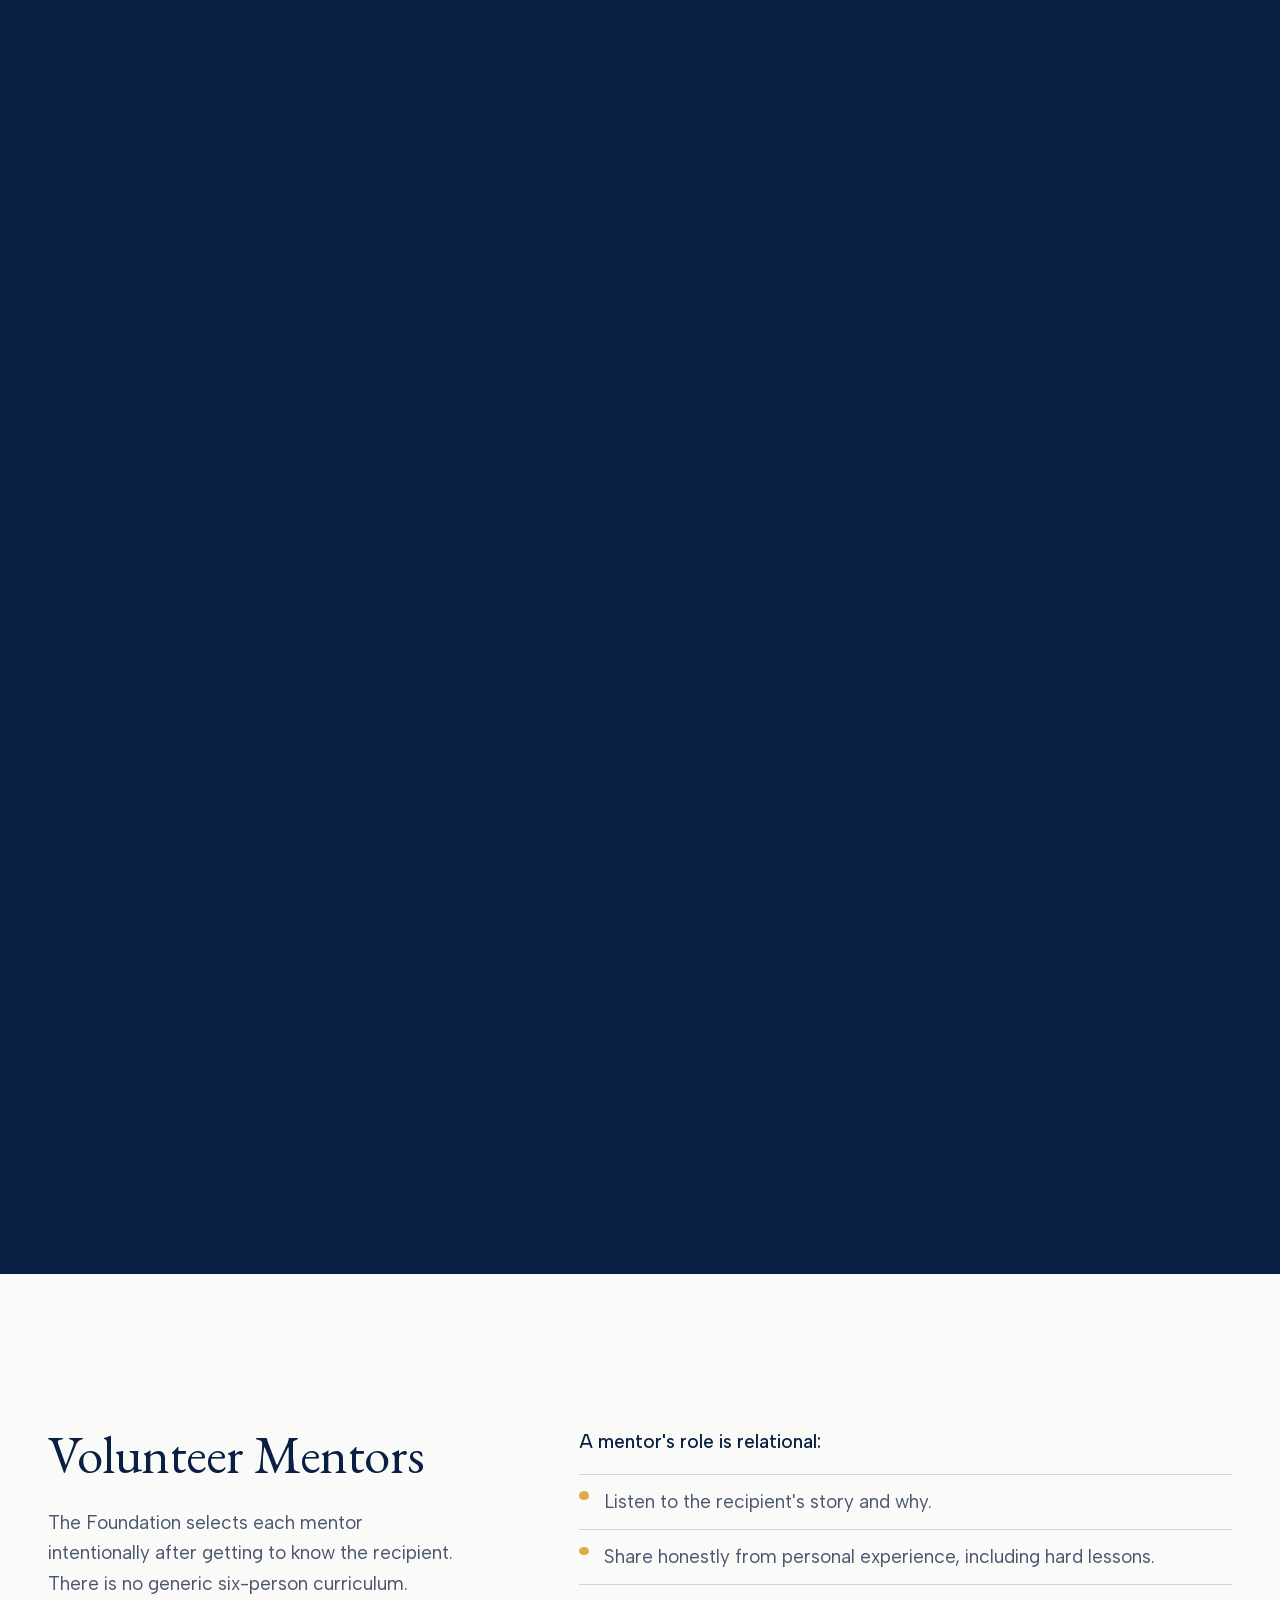
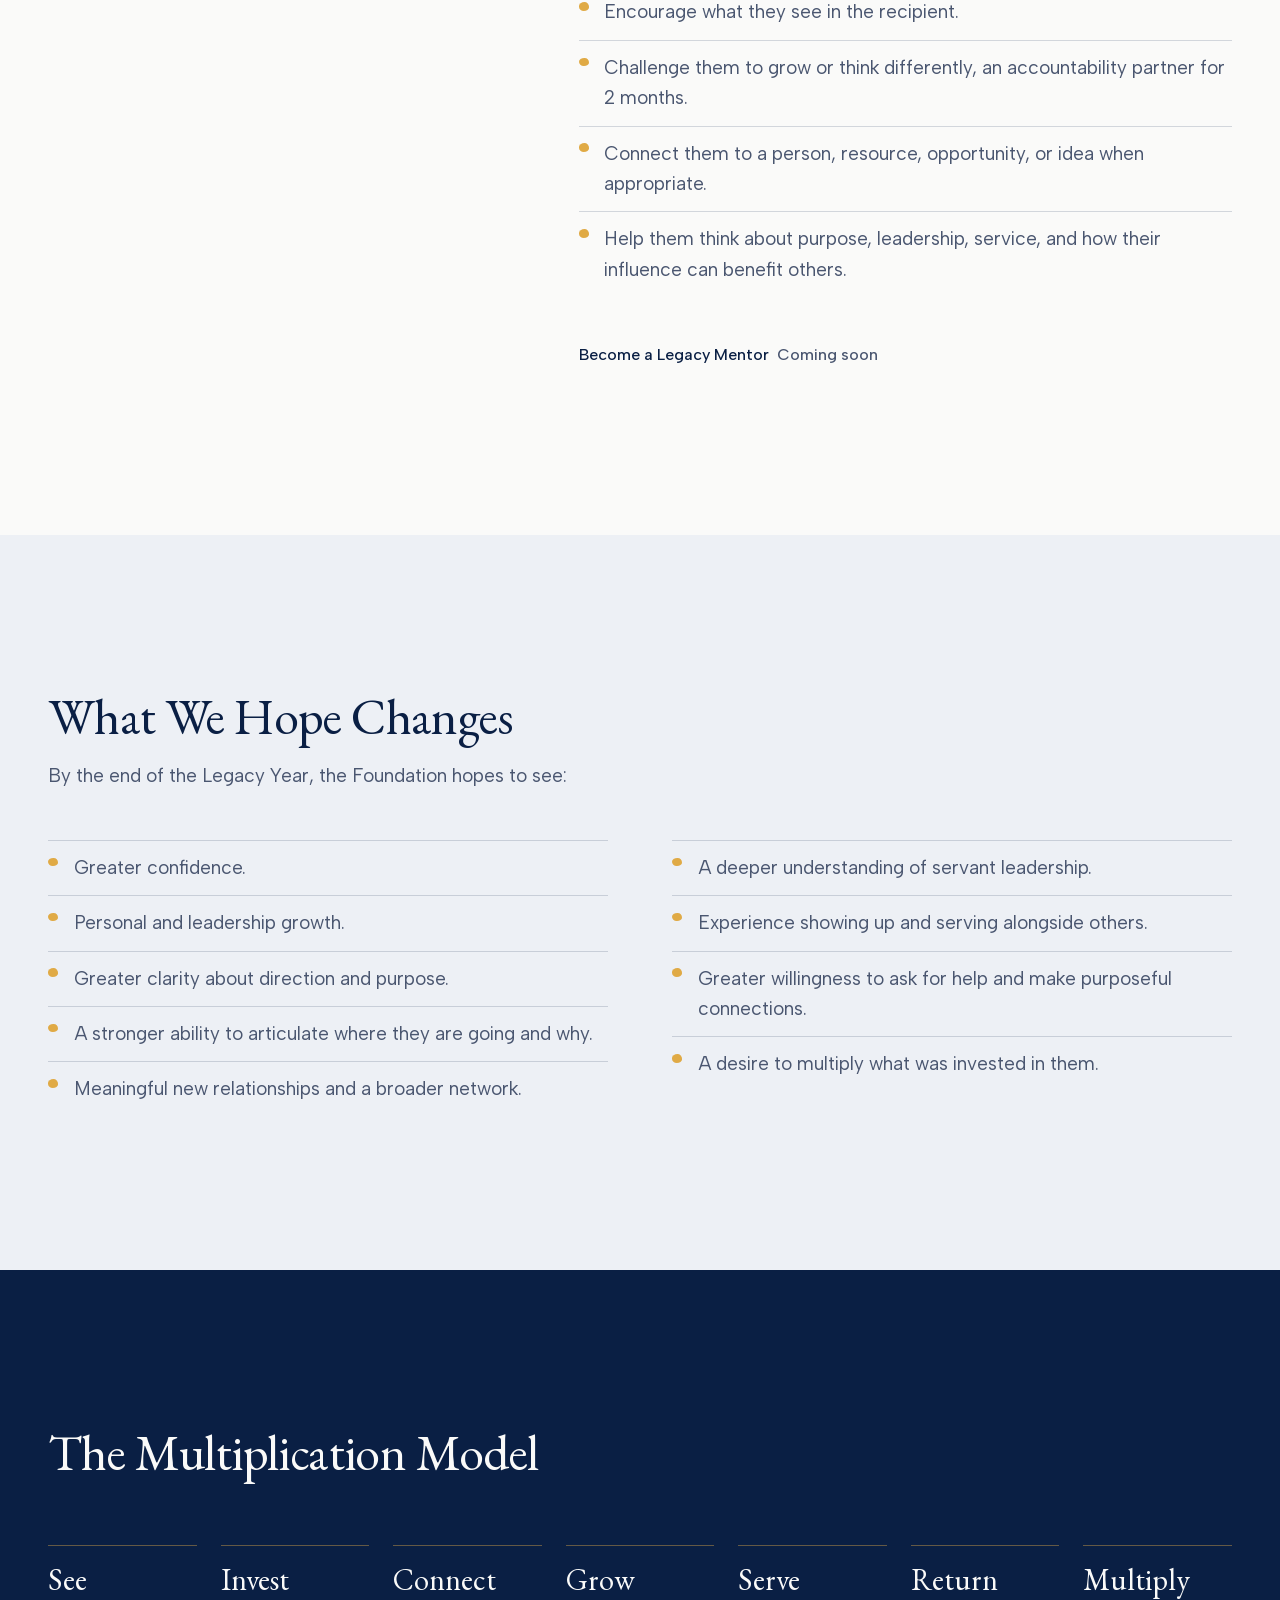
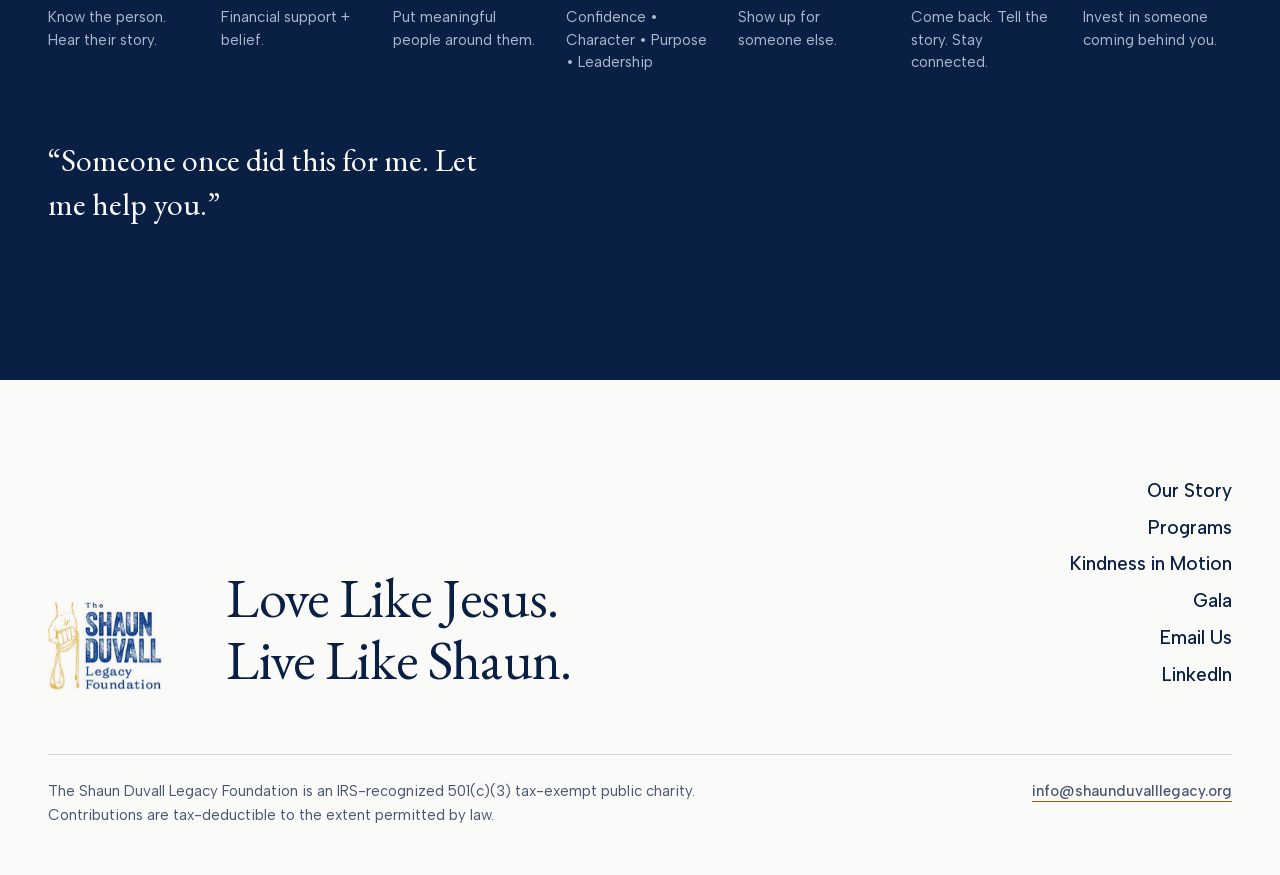
<file: programs.html>
<!doctype html>
<html lang="en">
<head>
<meta charset="utf-8">
<meta name="viewport" content="width=device-width, initial-scale=1">
<title>Programs · The Shaun Duvall Legacy Foundation</title>
<meta name="description" content="The money opens the door; the relational investment is the heart of the program.">
<meta property="og:title" content="Programs · The Shaun Duvall Legacy Foundation">
<meta property="og:description" content="The money opens the door; the relational investment is the heart of the program.">
<link rel="canonical" href="https://shaunduvalllegacy.org/programs.html">
<link rel="preload" href="assets/fonts/eb-garamond-400.woff2" as="font" type="font/woff2" crossorigin>
<link rel="stylesheet" href="assets/css/site.css">
<link rel="stylesheet" href="assets/css/programs.css">
<script type="module" src="assets/js/programs.js"></script>
</head>
<body>
<a class="skip" href="#main">Skip to content</a>

<header class="site-header">
  <div class="wrap">
    <a class="brand" href="index.html" aria-label="The Shaun Duvall Legacy Foundation, home"><img src="assets/img/logo.jpg" alt="" width="312" height="240"></a>
    <a class="btn header-give" href="https://givebutter.com/the-shaun-duvall-legacy-foundation" data-link="givebutter-main" target="_blank" rel="noopener">Donate<span class="visually-hidden"> (opens in a new tab)</span></a>
    <button class="btn menu-btn" type="button" aria-expanded="false" aria-controls="site-nav">Menu</button>
    <nav class="nav" id="site-nav" aria-label="Main">
      <a href="our-story.html">Our Story</a>
      <a href="programs.html" aria-current="page">Programs</a>
      <a href="kindness-in-motion.html">Kindness in Motion</a>
      <a href="gala.html">Gala</a>
      <a class="btn" href="https://givebutter.com/the-shaun-duvall-legacy-foundation" data-link="givebutter-main" target="_blank" rel="noopener">Donate<span class="visually-hidden"> (opens in a new tab)</span></a>
    </nav>
  </div>
</header>

<main id="main" class="programs">
  <h1 class="visually-hidden">Programs</h1>

  <!-- Moving moment 1: two paths become one -->
  <section class="tp" aria-labelledby="tp-h">
    <div class="stick">
      <div class="half left"><div class="in"><h2>Legacy Education Scholar</h2><p>Graduating high-school senior through junior in college</p></div></div>
      <div class="half right"><div class="in"><h2>Legacy Entrepreneur Fellow</h2><p>Under age 35 at the application deadline.</p></div></div>
      <span class="seam" aria-hidden="true"></span>
      <div class="one">
        <h2 id="tp-h"><span class="visually-hidden">Two paths. </span>One Legacy Year.</h2>
        <p class="two">One purpose.</p>
        <p class="heart">The money opens the door; the relational investment is the heart of the program.</p>
      </div>
    </div>
  </section>

  <section class="invest">
    <div class="wrap">
      <h2 class="statement">Businesses may change. Ideas may evolve. But an investment in a person can multiply for a lifetime.</h2>
      <div class="ripple" aria-hidden="true"></div>
      <div class="cols">
        <p>The Entrepreneur Fellowship is not a bet on whether someone's first business becomes wildly successful.</p>
        <p>Likewise, the Education Scholarship is not simply an investment in a degree. The Foundation invests in character, confidence, purpose, leadership, relationships, connection, growth, and the potential for that person to someday invest in someone else.</p>
      </div>
    </div>
  </section>

  <section class="prog" id="scholarship" aria-labelledby="sch-h">
    <div class="wrap">
      <div class="name"><h2 id="sch-h">Legacy Education Scholarship</h2><p class="deadline">Application and reference deadline: April 2, 2027, at 11:59 PM.</p></div>
      <div class="detail">
        <h3>Working Eligibility</h3>
        <ul>
          <li>Graduating high-school senior through junior in college</li>
          <li>Resides within the Foundation’s Region. Defined as a one-hour radius of St. Louis / St. Charles County. Those outside the region remain eligible, provided they can attend required in-person leadership and mentorship meetings every other month.</li>
          <li>Pursuing an approved postsecondary education or career-training pathway.</li>
          <li>Does not need to identify as Christian, but understands the Foundation is openly Christian and the Legacy Year is rooted in Christian servant-leadership principles.</li>
        </ul>
        <div class="actions">
          <a class="btn" href="https://docs.google.com/forms/d/e/1FAIpQLScMRUjBZNtj3R0Yyv00ROTeLJQ3NOzu-4j4vOHr1ZopPXj7Gw/viewform" data-link="scholarship-apply" target="_blank" rel="noopener">Apply for Education Scholarship<span class="visually-hidden"> (opens in a new tab)</span></a>
          <a class="btn" href="https://docs.google.com/forms/d/e/1FAIpQLSckeMZPQg76kOyLop7ckas9EoKNS_-9xtdEdW-6NwtQLUJO4Q/viewform" data-link="scholarship-reference" target="_blank" rel="noopener">Submit Education Scholarship Reference<span class="visually-hidden"> (opens in a new tab)</span></a>
        </div>
        <p class="note">Applicants must identify one non-family reference who can speak to their character, integrity, servant leadership, and commitment to serving others.</p>
        <p class="note">After completing the application, applicants are responsible for sharing the reference form with their chosen reference. The reference must complete and submit the form independently.</p>
      </div>
    </div>
  </section>

  <section class="prog" id="fellowship" aria-labelledby="fel-h">
    <div class="wrap">
      <div class="name"><h2 id="fel-h">Legacy Entrepreneur Fellowship</h2><p class="deadline">Application and reference deadline: April 2, 2027, at 11:59 PM.</p></div>
      <div class="detail">
        <h3>Working Eligibility</h3>
        <ul>
          <li>Under age 35 at the application deadline.</li>
          <li>Resides within the Foundation’s Region. Defined as a one-hour radius of St. Louis / St. Charles County. Those outside the region remain eligible, provided they can attend required in-person leadership and mentorship meetings every other month.</li>
          <li>Has a defined business concept and written business plan.</li>
          <li>Has begun meaningful early-stage work toward launch.</li>
          <li>Can clearly identify the customer or need, revenue model, startup budget, current progress, next steps, and how Foundation support would be used.</li>
          <li>Does not need to identify as Christian, but understands the Foundation is openly Christian and the Legacy Year is rooted in Christian servant-leadership principles.</li>
        </ul>
        <div class="actions">
          <a class="btn" href="https://docs.google.com/forms/d/e/1FAIpQLScXn0DoPSarGH6YaQyz6KzOuaYDHji75H_3yEwW39Me74tYTQ/viewform" data-link="fellowship-apply" target="_blank" rel="noopener">Apply for Entrepreneur Fellowship<span class="visually-hidden"> (opens in a new tab)</span></a>
          <a class="btn" href="https://docs.google.com/forms/d/e/1FAIpQLSd-zjHvoXSDtl2UqVuqfZOO1SIItPlm0KdzPmTdrMggzbMBnw/viewform" data-link="fellowship-reference" target="_blank" rel="noopener">Submit Entrepreneur Fellowship Reference<span class="visually-hidden"> (opens in a new tab)</span></a>
        </div>
        <p class="note">Applicants must identify one non-family reference who can speak to their character, integrity, initiative, work ethic, leadership, and entrepreneurial potential.</p>
        <p class="note">After completing the application, applicants are responsible for sharing the reference form with their chosen reference. The reference must complete and submit the form independently.</p>
      </div>
    </div>
  </section>

  <section class="look" aria-labelledby="look-h">
    <div class="wrap">
      <h2 id="look-h" class="kicker">Who We Are Looking For</h2>
      <p class="statement">We aren't only asking, “What have you accomplished?” We are asking, “What could happen if someone invested in you?”</p>
      <p class="body">We are not simply looking for the most accomplished applicant. We are looking for character, integrity, servant leadership, purpose, perseverance, potential, willingness to learn, and someone who has shown that they will show up for others.</p>
    </div>
  </section>

  <!-- Moving moment 2: the year, screen by screen -->
  <section class="yr" aria-labelledby="yr-h">
    <div class="stick">
      <h2 class="title" id="yr-h">The 12-Month Legacy Year</h2>
      <ol class="track">
        <li class="panel"><span class="big" aria-hidden="true">Jun</span><div class="copy"><p class="when">June 1</p><h3>Begin With Their Story</h3><p class="line">Receiving an award is the beginning, not the conclusion.</p></div></li>
        <li class="panel"><span class="big" aria-hidden="true">Jul–May</span><div class="copy"><p class="when">Approximately every other month</p><h3>Legacy Coffee &amp; Leadership</h3><p class="line">Six 1:1 conversations. Six different mentors. Selected for this particular person.</p></div></li>
        <li class="panel"><span class="big" aria-hidden="true">Sep</span><div class="copy"><p class="when">Ideally in September or October</p><h3>Serve Together</h3><p class="line">To serve Him is to serve them.</p></div></li>
        <li class="panel"><span class="big" aria-hidden="true">Feb</span><div class="copy"><p class="when">The following year's Gala</p><h3>Return to the Gala</h3><p class="line">The outgoing recipients then help welcome the incoming Legacy class, creating a visible passing of the legacy from one year to the next.</p></div></li>
        <li class="panel"><span class="big" aria-hidden="true">May</span><div class="copy"><p class="when">May 1</p><h3>After the Legacy Year</h3><p class="line">The required commitment ends after the Legacy Year, but the relationship does not have to.</p></div></li>
      </ol>
      <div class="rail" aria-hidden="true"></div>
      <span class="stone" aria-hidden="true"></span>
    </div>
  </section>

  <section class="mentors" id="mentors" aria-labelledby="men-h">
    <div class="wrap">
      <div class="name"><h2 id="men-h">Volunteer Mentors</h2><p>The Foundation selects each mentor intentionally after getting to know the recipient. There is no generic six-person curriculum.</p></div>
      <div class="detail">
        <h3>A mentor's role is relational:</h3>
        <ul>
          <li>Listen to the recipient's story and why.</li>
          <li>Share honestly from personal experience, including hard lessons.</li>
          <li>Encourage what they see in the recipient.</li>
          <li>Challenge them to grow or think differently, an accountability partner for 2 months.</li>
          <li>Connect them to a person, resource, opportunity, or idea when appropriate.</li>
          <li>Help them think about purpose, leadership, service, and how their influence can benefit others.</li>
        </ul>
        <div class="actions"><span class="soon" data-pending="mentor-apply"><b>Become a Legacy Mentor</b> Coming soon</span></div>
      </div>
    </div>
  </section>

  <section class="hope" aria-labelledby="hope-h">
    <div class="wrap">
      <h2 id="hope-h">What We Hope Changes</h2>
      <p class="lead">By the end of the Legacy Year, the Foundation hopes to see:</p>
      <ul>
        <li>Greater confidence.</li>
        <li>Personal and leadership growth.</li>
        <li>Greater clarity about direction and purpose.</li>
        <li>A stronger ability to articulate where they are going and why.</li>
        <li>Meaningful new relationships and a broader network.</li>
        <li>A deeper understanding of servant leadership.</li>
        <li>Experience showing up and serving alongside others.</li>
        <li>Greater willingness to ask for help and make purposeful connections.</li>
        <li>A desire to multiply what was invested in them.</li>
      </ul>
    </div>
  </section>

  <section class="mm dark" aria-labelledby="mm-h">
    <div class="wrap">
      <h2 id="mm-h">The Multiplication Model</h2>
      <ol>
        <li><b>See</b><span>Know the person. Hear their story.</span></li>
        <li><b>Invest</b><span>Financial support + belief.</span></li>
        <li><b>Connect</b><span>Put meaningful people around them.</span></li>
        <li><b>Grow</b><span>Confidence • Character • Purpose • Leadership</span></li>
        <li><b>Serve</b><span>Show up for someone else.</span></li>
        <li><b>Return</b><span>Come back. Tell the story. Stay connected.</span></li>
        <li><b>Multiply</b><span>Invest in someone coming behind you.</span></li>
      </ol>
      <p class="close">“Someone once did this for me. Let me help you.”</p>
    </div>
  </section>
</main>

<footer class="site-footer">
  <div class="wrap">
    <div class="grid">
      <a class="brand" href="index.html" aria-label="The Shaun Duvall Legacy Foundation, home"><img src="assets/img/logo.jpg" alt="" width="312" height="240"></a>
      <p class="sign">Love Like Jesus. Live Like Shaun.</p>
      <nav aria-label="Footer">
        <a href="our-story.html">Our Story</a>
        <a href="programs.html">Programs</a>
        <a href="kindness-in-motion.html">Kindness in Motion</a>
        <a href="gala.html">Gala</a>
        <a href="mailto:info@shaunduvalllegacy.org" data-link="email-info">Email Us</a>
        <a href="https://www.linkedin.com/company/shaun-duvall-legacy-foundation" data-link="linkedin" target="_blank" rel="noopener">LinkedIn<span class="visually-hidden"> (opens in a new tab)</span></a>
      </nav>
    </div>
    <div class="legal">
      <p>The Shaun Duvall Legacy Foundation is an IRS-recognized <span class="nw">501(c)(3)</span> tax-exempt public charity. Contributions are tax-deductible to the extent permitted by law.</p>
      <p><a class="link" href="mailto:info@shaunduvalllegacy.org" data-link="email-info">info@shaunduvalllegacy.org</a></p>
    </div>
  </div>
</footer>
</body>
</html>
</file>
<file: assets/css/site.css>
/* SDLF site styles: fonts, tokens, then components. Ported from the approved mockup (D-028); EB Garamond display with Albert Sans text. */
@font-face { font-family: "EB Garamond"; src: url("../fonts/eb-garamond-400.woff2") format("woff2"); font-weight: 400; font-style: normal; font-display: swap; }
@font-face { font-family: "Albert Sans"; src: url("../fonts/albert-sans-300.woff2") format("woff2"); font-weight: 300; font-style: normal; font-display: swap; }
@font-face { font-family: "Albert Sans"; src: url("../fonts/albert-sans-400.woff2") format("woff2"); font-weight: 400; font-style: normal; font-display: swap; }
@font-face { font-family: "Albert Sans"; src: url("../fonts/albert-sans-500.woff2") format("woff2"); font-weight: 500; font-style: normal; font-display: swap; }
/* ---------- Tokens ---------- */
:root {
  /* Cascea's colors (D-024, locked) */
  --midnight: #0A1F44;
  --gold: #E0AA45;
  --paper: #FAFAF9;
  /* Supporting roles, tinted from her navy */
  --deep: #06152F;          /* Gala field */
  --mist: #EDF0F5;          /* second light field */
  --ink: #0A1F44;           /* text on light: 15.6:1 */
  --ink-soft: #4A5670;      /* secondary on light: 7.0:1 */
  --gold-ink: #8A6417;      /* gold text on light: 5.1:1 */
  --on-dark: #FAFAF9;       /* text on navy: 15.6:1 */
  --on-dark-soft: #AEB8CC;  /* secondary on navy: 8.2:1 */
  --unlit: #8893AC;         /* a Circle line already passed: 5.3:1 */
  --rule-light: rgba(10, 31, 68, .16);
  --rule-dark: rgba(224, 170, 69, .42);
  --gold-wash: rgba(224, 170, 69, .13);  /* the giant faint year behind each Programs panel */
  --hover-light: rgba(10, 31, 68, .04);  /* row hover on a light field */

  /* Type */
  --font-ui: "Albert Sans", system-ui, sans-serif;
  --font-display: "EB Garamond", Georgia, serif;
  --display-weight: 400;
  --display-track: -0.012em;

  --t-hero: clamp(2.5rem, 1.1rem + 5.2vw, 5.75rem);
  --t-statement: clamp(1.75rem, 1.05rem + 2.6vw, 3.25rem);
  --t-circle: clamp(2rem, 1rem + 4vw, 4.5rem);
  --t-h2: clamp(1.5rem, 1.2rem + 1.1vw, 2.125rem);
  --t-h3: 1.3125rem;
  --t-lede: clamp(1.125rem, 1rem + .45vw, 1.375rem);
  --t-body: clamp(1.125rem, 1.08rem + .2vw, 1.1875rem);
  --t-small: .9375rem;

  /* Space */
  --s2: .5rem; --s3: .75rem; --s4: 1rem; --s5: 1.5rem; --s6: 2rem;
  --s7: 3rem; --s8: 4rem; --s9: 6rem; --s10: 8rem;
  --section: clamp(5.5rem, 4rem + 7vw, 11rem);
  --tight: clamp(4rem, 3rem + 4vw, 7rem);       /* between sections that belong together */
  --gutter: clamp(1.25rem, .6rem + 3vw, 3.5rem);
  --wide: 75rem;

  /* Shape and motion */
  --radius: 2px;
  --ease-out: cubic-bezier(0.23, 1, 0.32, 1);
  --ease-in-out: cubic-bezier(0.77, 0, 0.175, 1);
}

/* ---------- Base ---------- */
*, *::before, *::after { box-sizing: border-box; }
html { -webkit-text-size-adjust: 100%; scroll-behavior: smooth; scrollbar-color: var(--ink-soft) var(--paper); }
body {
  margin: 0; background: var(--paper); color: var(--ink);
  font: 400 var(--t-body)/1.6 var(--font-ui);
  -webkit-font-smoothing: antialiased; text-rendering: optimizeLegibility;
}
img { display: block; max-width: 100%; height: auto; }
h1, h2, h3, h4, p { margin: 0; }
h1, h2, h3, h4 { font-weight: 400; text-wrap: balance; }
p { text-wrap: pretty; }
::selection { background: var(--gold); color: var(--midnight); }
a { color: inherit; }
button { font: inherit; color: inherit; }
:focus-visible { outline: 2px solid var(--midnight); outline-offset: 4px; border-radius: var(--radius); }
.dark :focus-visible, .gala :focus-visible { outline-color: var(--gold); }
.wrap { width: min(100% - 2 * var(--gutter), var(--wide)); margin-inline: auto; }
.visually-hidden { position: absolute; width: 1px; height: 1px; overflow: hidden; clip-path: inset(50%); white-space: nowrap; }
.skip { position: absolute; left: var(--gutter); top: -4rem; background: var(--midnight); color: var(--on-dark); padding: .75rem 1rem; z-index: 10; }
.skip:focus { top: .75rem; }
.nw { white-space: nowrap; }

/* ---------- Actions (the button system) ---------- */
/* Outlined, square, sentence case. Fills on hover; no pills, no shadows. */
.btn {
  display: inline-flex; align-items: center; justify-content: center; gap: .6em;
  min-height: 3.25rem; padding: 0 1.75rem;
  border: 1px solid currentColor; border-radius: var(--radius);
  background: transparent; color: var(--ink);
  font: 500 1rem/1 var(--font-ui); letter-spacing: .01em; text-decoration: none;
  transition: background-color .18s ease, color .18s ease, border-color .18s ease, transform .14s var(--ease-out);
  cursor: pointer;
}
.btn[hidden] { display: none; }
.btn:active { transform: scale(.97); }
.dark .btn, .gala .btn { color: var(--on-dark); border-color: var(--gold); }
@media (hover: hover) and (pointer: fine) {
  .btn:hover { background: var(--midnight); color: var(--on-dark); border-color: var(--midnight); }
  .dark .btn:hover, .gala .btn:hover { background: var(--gold); color: var(--midnight); border-color: var(--gold); }
}

.link {
  font-weight: 500; text-decoration: underline; text-decoration-thickness: 1px;
  text-underline-offset: .35em; text-decoration-color: var(--gold-ink);
}
.dark .link, .gala .link { text-decoration-color: var(--gold); }
@media (hover: hover) { .link:hover { text-decoration-thickness: 2px; } }

/* "Coming soon": plainly not a button */
.soon { display: inline-flex; align-items: center; min-height: 3.25rem; color: var(--ink-soft); font-weight: 500; font-size: 1rem; }
.dark .soon, .gala .soon { color: var(--on-dark-soft); }
.soon b { font-weight: 500; margin-right: .5em; color: var(--ink); }
.dark .soon b, .gala .soon b { color: var(--on-dark); }


/* ---------- Header ---------- */
.site-header { background: var(--paper); border-bottom: 1px solid var(--rule-light); position: relative; z-index: 5; }
.site-header .wrap { display: flex; align-items: center; justify-content: space-between; gap: var(--s5); min-height: 5.5rem; }
.brand img { height: 4rem; width: auto; mix-blend-mode: multiply; }
.nav { display: flex; align-items: center; gap: clamp(1.25rem, 2.2vw, 2.25rem); }
.nav a:not(.btn) { text-decoration: none; font-weight: 500; font-size: 1rem; padding: .5rem 0; border-bottom: 1px solid transparent; }
@media (hover: hover) { .nav a:not(.btn):hover { border-bottom-color: var(--gold-ink); } }
.nav .btn, .header-give { min-height: 3.25rem; padding: 0 2rem; font-size: 1.0625rem; background: var(--midnight); color: var(--on-dark); border-color: var(--midnight); }
@media (hover: hover) { .nav .btn:hover, .header-give:hover { background: transparent; color: var(--ink); } }
.menu-btn { display: none; }
.header-give { display: none; }
@media (max-width: 860px) {
  .site-header .wrap { min-height: 4.5rem; }
  .brand img { height: 3.25rem; }
  .menu-btn { display: inline-flex; min-height: 2.75rem; padding: 0 1.1rem; }
  /* on phones Donate stays in view beside Menu (her 2026-10-29 note: "straight to donate") */
  .header-give { display: inline-flex; min-height: 3rem; padding: 0 1.5rem; margin-left: auto; margin-right: calc(var(--s3) - var(--s5)); }
  .nav .btn { display: none; }
  .nav {
    display: none; position: absolute; inset: 100% 0 auto 0; flex-direction: column; align-items: stretch; gap: 0;
    background: var(--paper); border-bottom: 1px solid var(--rule-light); padding: var(--s3) var(--gutter) var(--s6);
  }
  .nav.open { display: flex; }
  .nav a:not(.btn) { font-size: 1.25rem; padding: .9rem 0; border-bottom: 1px solid var(--rule-light); }
  .nav .btn { margin-top: var(--s5); }
}

/* ---------- Hero: the sling sends one stone; it lands as the full stop and multiplies ---------- */
.dark { background: var(--midnight); color: var(--on-dark); }
.hero {
  position: relative; overflow: hidden; isolation: isolate;
  min-height: min(calc(100svh - 5.5rem), 60rem);
  display: flex; align-items: center; padding: var(--s9) 0;
}
.hero .net { position: absolute; inset: 0; width: 100%; height: 100%; z-index: 0; pointer-events: none; }
.hero .sling {
  position: absolute; z-index: 1; top: -9%; right: clamp(1.5rem, 8vw, 9rem);
  height: 98%; width: auto; transform-origin: 50% 0;
}
/* with motion, the canvas draws the hand so the cords can bend; the image stays for layout and as the still */
.hero.canvas-hand .sling { visibility: hidden; }
.hero-copy { position: relative; z-index: 2; max-width: 48rem; }
.hero h1 { font-family: var(--font-display); font-weight: var(--display-weight); letter-spacing: var(--display-track); }
.hero h1 .s1 { display: block; font-size: clamp(1.375rem, .95rem + 1.5vw, 2.5rem); line-height: 1.25; color: var(--on-dark-soft); max-width: 24ch; margin-bottom: .55em; }
.hero h1 .s2 { display: block; font-size: clamp(3.1rem, 1.2rem + 6.2vw, 6rem); line-height: 1.02; max-width: 11ch; }
/* the gold stone that becomes the full stop */
.stone { display: inline-block; width: .13em; height: .13em; margin-left: .05em; border-radius: 50%; background: var(--gold); vertical-align: baseline; }
.js-motion .hero h1:not(.landed) .stone { opacity: 0; }
.hero h1.landed .stone { transition: opacity .12s ease-out; }
.hero .lede { margin-top: var(--s6); font-size: var(--t-lede); color: var(--on-dark-soft); }
.hero .actions { justify-content: flex-start; }
.hero .btn { background: var(--midnight); }
.actions { display: flex; flex-wrap: wrap; align-items: center; justify-content: center; gap: var(--s4) var(--s6); margin-top: var(--s7); }
@media (max-width: 900px) {
  .hero { align-items: flex-end; min-height: 0; padding: 15rem 0 var(--s9); }
  .hero .sling { height: 16rem; top: -1.5rem; right: 6vw; }
}

/* ---------- What the Foundation does ---------- */
.does { padding: var(--tight) 0 0; }
.does .mission { font: var(--display-weight) clamp(1.5rem, 1.1rem + 1.6vw, 2.5rem)/1.25 var(--font-display); letter-spacing: var(--display-track); max-width: 32ch; }
.does .how { margin-top: var(--s5); color: var(--ink-soft); max-width: 62ch; }
.does-list { list-style: none; margin: var(--s7) 0 0; padding: 0; border-bottom: 1px solid var(--rule-light); }
.does-list li { display: grid; grid-template-columns: minmax(0, 5fr) minmax(0, 7fr); gap: var(--s3) var(--s7); padding: var(--s5) 0; border-top: 1px solid var(--rule-light); }
.does-list h3 { font: var(--display-weight) clamp(1.375rem, 1.1rem + 1vw, 1.875rem)/1.25 var(--font-display); }
.does-list h3 a { color: inherit; text-decoration: underline; text-decoration-thickness: 1px; text-underline-offset: .18em; text-decoration-color: var(--rule-light); transition: text-decoration-color 160ms ease; }
.does-list p { color: var(--ink-soft); max-width: 52ch; }
@media (hover: hover) and (pointer: fine) { .does-list h3 a:hover { text-decoration-color: currentColor; } }
@media (max-width: 760px) { .does-list li { grid-template-columns: 1fr; } }

/* ---------- Creed ---------- */
.creed { padding: var(--tight) 0 0; text-align: center; }
.creed p { font: var(--display-weight) clamp(1.375rem, 1.1rem + 1.1vw, 2rem)/1.5 var(--font-display); letter-spacing: -.005em; }

/* ---------- Why Shaun ---------- */
.why { padding: var(--tight) 0 var(--section); }
.why .wrap { display: grid; grid-template-columns: minmax(0, 1.1fr) minmax(0, 1fr); gap: var(--s8); align-items: start; }
.why h2 { font-size: var(--t-h2); color: var(--ink-soft); margin-bottom: var(--s6); }
.why .statement { font: var(--display-weight) var(--t-statement)/1.14 var(--font-display); letter-spacing: var(--display-track); max-width: 22ch; }
.why .follow { margin-top: var(--s7); max-width: 34em; color: var(--ink-soft); font-size: var(--t-lede); line-height: 1.55; }
.why .link { display: inline-block; margin-top: var(--s5); }

/* His seven ways (Blueprint §2), each with a small gold stone like the hero's */
.shaun-ways { list-style: none; margin: 0; padding: calc(var(--t-h2) * 1.25 + var(--s6)) 0 0; display: grid; gap: var(--s4); }
.shaun-ways li { display: grid; grid-template-columns: 1.1rem 1fr; gap: var(--s4); align-items: baseline; font: var(--display-weight) clamp(1.25rem, 1.05rem + .6vw, 1.5rem)/1.3 var(--font-display); color: var(--ink); }
.pebble { position: relative; width: .62em; height: .52em; background: var(--gold); border-radius: 55% 45% 52% 48% / 48% 58% 42% 52%; transform: rotate(calc(var(--r, 0) * 1deg)); }
.shaun-ways li:nth-child(2n) .pebble { --r: 24; border-radius: 48% 52% 45% 55% / 56% 44% 58% 42%; }
.shaun-ways li:nth-child(3n) .pebble { --r: -18; width: .56em; }
.pebble::after { content: ""; position: absolute; inset: -.35em; border: 1px solid var(--gold); border-radius: 50%; opacity: 0; }
/* With JavaScript the stones wait above their lines and drop in once, one after another */
.shaun-ways.js-drop .pebble { opacity: 0; transform: translateY(-1.1rem) rotate(calc(var(--r, 0) * 1deg)); }
.shaun-ways.js-drop.in .pebble { opacity: 1; transform: rotate(calc(var(--r, 0) * 1deg)); transition: transform .5s var(--ease-out), opacity .25s ease; transition-delay: calc(var(--i, 0) * 80ms); }
@keyframes ripple { from { opacity: .7; transform: scale(.6); } to { opacity: 0; transform: scale(1.8); } }
@media (hover: hover) and (pointer: fine) { .shaun-ways li:hover .pebble::after { animation: ripple .7s var(--ease-out); } }
.shaun-ways li.tapped .pebble::after { animation: ripple .7s var(--ease-out); }
@media (max-width: 760px) { .why .wrap { grid-template-columns: 1fr; gap: var(--s7); } .shaun-ways { padding-top: 0; } }

/* ---------- Two paths + the Legacy Year ---------- */
.paths { background: var(--mist); padding: var(--section) 0; }
.paths h2 {
  font: var(--display-weight) var(--t-statement)/1.12 var(--font-display); letter-spacing: var(--display-track);
  text-align: center; max-width: 22ch; margin: 0 auto var(--s9);
}
.pair { display: grid; grid-template-columns: 1fr 1fr; border-top: 1px solid var(--rule-light); }
.pair > div { padding: var(--s7) clamp(1rem, 3vw, 3.5rem) 0; }
.pair > div + div { border-left: 1px solid var(--rule-light); }
.pair h3 { font: 500 var(--t-h3)/1.3 var(--font-ui); margin-bottom: var(--s4); }
.pair p { color: var(--ink-soft); max-width: 30em; }
.pair p + p { margin-top: var(--s3); }
.paths .heart {
  font: var(--display-weight) clamp(1.375rem, 1.1rem + 1.1vw, 2rem)/1.4 var(--font-display);
  text-align: center; max-width: 30ch; margin: var(--s9) auto 0;
}
@media (max-width: 760px) {
  .pair { grid-template-columns: 1fr; }
  .pair > div { padding: var(--s6) 0 0; }
  .pair > div + div { border-left: 0; border-top: 1px solid var(--rule-light); margin-top: var(--s6); }
}

.year { margin-top: var(--s10); }
.year-head { display: flex; align-items: end; justify-content: space-between; gap: var(--s5); margin-bottom: var(--s5); }
.year-head h3 { font: var(--display-weight) var(--t-h2)/1.2 var(--font-display); }
.year-nav { display: flex; gap: var(--s3); }
.year-nav button {
  width: 3rem; height: 3rem; display: grid; place-items: center; border: 1px solid var(--ink); border-radius: var(--radius);
  background: transparent; cursor: pointer; transition: background-color .18s ease, color .18s ease, opacity .18s ease, transform .14s var(--ease-out);
}
.year-nav button:active { transform: scale(.95); }
.year-nav button[aria-disabled="true"] { opacity: .3; cursor: default; }
@media (hover: hover) and (pointer: fine) { .year-nav button:not([aria-disabled="true"]):hover { background: var(--midnight); color: var(--on-dark); } }
.year-nav svg { width: 1.1rem; height: 1.1rem; }
.ruler { position: relative; display: grid; grid-template-columns: repeat(12, 1fr); border-bottom: 1px solid var(--rule-light); padding-bottom: var(--s3); color: var(--ink-soft); font-size: .8125rem; font-weight: 500; }
.ruler span { text-align: left; }
.ruler .fill { position: absolute; left: 0; right: 0; bottom: -1px; height: 2px; background: var(--midnight); transform-origin: 0 50%; transform: scaleX(var(--p, .08)); transition: transform .3s var(--ease-out); }
.stops {
  list-style: none; margin: 0; padding: var(--s6) 0 var(--s5);
  display: grid; grid-auto-flow: column; grid-auto-columns: min(80vw, 21rem); gap: var(--s7);
  overflow-x: auto; scroll-snap-type: x mandatory; overscroll-behavior-x: contain;
  scrollbar-width: thin; scrollbar-color: var(--ink-soft) transparent;
}
.stop { scroll-snap-align: start; }
.stop .when { font-size: var(--t-small); font-weight: 500; color: var(--gold-ink); font-variant-numeric: tabular-nums; }
.stop h4 { font: 500 var(--t-h3)/1.3 var(--font-ui); margin: var(--s3) 0 var(--s3); }
.stop p:last-child { color: var(--ink-soft); }
@media (max-width: 760px) { .ruler span:nth-child(even) { visibility: hidden; } .year-nav { display: none; } .stops { grid-auto-columns: 80%; gap: var(--s5); } }

/* ---------- Officially Recognized (her words, 2026-10-27) ---------- */
.recognized { padding: var(--section) 0; }
.recognized .wrap { display: grid; grid-template-columns: minmax(0, 1fr) minmax(0, 1.2fr); gap: var(--s8); align-items: start; }
.recognized h2 { font: var(--display-weight) var(--t-statement)/1.12 var(--font-display); letter-spacing: var(--display-track); }
.recognized .lead { font-size: var(--t-lede); line-height: 1.55; max-width: 34em; }
.recognized .said p { max-width: 38em; }
.recognized .said p + p { margin-top: var(--s5); }
.recognized .said p:not(.lead, .sign) { color: var(--ink-soft); }
.recognized .sign { margin-top: var(--s7); padding-top: var(--s5); border-top: 1px solid var(--rule-light); font: var(--display-weight) var(--t-h2)/1.25 var(--font-display); color: var(--gold-ink); }
@media (max-width: 860px) { .recognized .wrap { grid-template-columns: 1fr; gap: var(--s6); } }

/* ---------- The Circle, told by scrolling ---------- */
.circle { text-align: center; }
.circle-stage { padding: var(--section) 0 var(--s9); }
.circle-lines { list-style: none; margin: 0; padding: 0; }
.circle-lines li { font: var(--display-weight) var(--t-statement)/1.2 var(--font-display); letter-spacing: var(--display-track); padding: clamp(.6rem, 1.6vh, 1.25rem) var(--gutter); text-wrap: balance; }
.circle-lines li.turn { color: var(--gold); margin-top: clamp(1.5rem, 4vh, 3rem); }

/* Scroll-told mode: the section holds still while each line takes the screen */
.scrolly .circle-track { height: calc(6 * 75svh + 100svh); }
.scrolly .circle-stage { position: sticky; top: 0; height: 100svh; padding: 0; display: grid; place-items: center; overflow: hidden; }
.scrolly .circle-lines { position: relative; transition: transform .8s var(--ease-out); }
.scrolly .circle-lines li {
  font-size: var(--t-circle); margin: 0; padding-block: clamp(.4rem, 1.2vh, .9rem);
  opacity: 0; transform: translateY(1.5rem) scale(.96);
  transition: opacity .6s var(--ease-out), transform .8s var(--ease-out), color .6s ease;
}
.scrolly .circle-lines li.past { opacity: 1; color: var(--unlit); transform: scale(.62); }
.scrolly .circle-lines li.on { opacity: 1; color: var(--on-dark); transform: none; }
.scrolly .circle-lines li.turn.on { color: var(--gold); }
.scrolly .circle-lines li.turn { margin-top: 0; }
.scrolly .circle-count { position: absolute; bottom: var(--s6); left: 0; right: 0; display: flex; justify-content: center; gap: .5rem; }
.circle-count { display: none; }
.scrolly .circle-count span { width: .4rem; height: .4rem; border-radius: 50%; background: var(--unlit); opacity: .5; transition: opacity .3s ease, background-color .3s ease; }
.scrolly .circle-count span.on { background: var(--gold); opacity: 1; }

/* ---------- Ways to Get Involved: doors that open ---------- */
.ways { padding: var(--s9) 0 var(--section); }
.ways h2 { font-size: var(--t-h2); text-align: center; margin-bottom: var(--s7); color: var(--on-dark); }
.program { list-style: none; margin: 0 auto; padding: 0; max-width: 56rem; }
.door { border-top: 1px solid var(--rule-dark); }
.door:last-child { border-bottom: 1px solid var(--rule-dark); }
.door h3 { margin: 0; font: inherit; }
.row {
  width: 100%; display: flex; align-items: baseline; gap: var(--s4);
  padding: clamp(1.1rem, 2.4vh, 1.6rem) var(--s2); background: none; border: 0; text-align: left; cursor: pointer;
  transition: background-color .2s ease;
}
.row .name { font: var(--display-weight) clamp(1.375rem, 1.1rem + 1vw, 1.875rem)/1.25 var(--font-display); }
.row .leader { flex: 1; min-width: 2rem; border-bottom: 1px dotted var(--rule-dark); transform: translateY(-.35em); }
.row .when { font-size: var(--t-small); font-weight: 500; color: var(--gold); font-variant-numeric: tabular-nums; white-space: nowrap; }
.row .when.is-soon { color: var(--on-dark-soft); }
.plus { position: relative; width: .9rem; height: .9rem; flex: none; align-self: center; margin-left: var(--s3); transition: transform .25s var(--ease-out); }
.plus::before, .plus::after { content: ""; position: absolute; left: 0; right: 0; top: 50%; height: 1px; background: var(--gold); }
.plus::after { transform: rotate(90deg); }
.door.open .plus { transform: rotate(45deg); }
@media (hover: hover) and (pointer: fine) { .row:hover { background: rgba(250, 250, 249, .05); } }
/* Without JavaScript every door is open; doors.js adds .doors-js, which closes them until tapped */
.panel { display: grid; grid-template-rows: 1fr; transition: grid-template-rows .3s var(--ease-out); }
.program.doors-js .panel { grid-template-rows: 0fr; }
.program.doors-js .door.open .panel { grid-template-rows: 1fr; }
.panel-inner { overflow: hidden; min-height: 0; }
.panel-body { padding: 0 var(--s2) var(--s6); transition: opacity .2s ease; }
.program.doors-js .panel-body { opacity: 0; }
.program.doors-js .door.open .panel-body { opacity: 1; transition-delay: .08s; }
.program:not(.doors-js) .plus { display: none; }
.panel-body p { color: var(--on-dark-soft); max-width: 40rem; }
.panel-body .note { margin-top: var(--s3); font-size: var(--t-small); line-height: 1.6; }
.panel-body .actions + .note { margin-top: var(--s5); }
.panel-body .actions { justify-content: flex-start; margin-top: var(--s5); gap: var(--s3) var(--s5); }
.reveal .door { opacity: 0; transform: translateY(.75rem); transition: opacity .5s var(--ease-out), transform .5s var(--ease-out); }
.reveal.in .door { opacity: 1; transform: none; }
@media (max-width: 640px) {
  .row { flex-wrap: wrap; gap: .3rem var(--s3); padding-inline: 0; }
  .row .name { flex: 1 1 calc(100% - 3rem); }
  .row .leader { display: none; }
  .row .when { order: 3; flex-basis: 100%; white-space: normal; }
  .panel-body { padding-inline: 0; }
}

/* ---------- Kindness in Motion ---------- */
.kim { padding: var(--section) 0; }
.kim .wrap { display: grid; grid-template-columns: minmax(0, 1.15fr) minmax(0, 1fr); gap: var(--s8); align-items: start; }
.kim h2 { font-size: var(--t-h2); color: var(--ink-soft); margin-bottom: var(--s5); }
.kim .statement { font: var(--display-weight) clamp(1.625rem, 1.1rem + 1.9vw, 2.625rem)/1.2 var(--font-display); letter-spacing: var(--display-track); }
.kim .side p { color: var(--ink-soft); }
.kim .window { margin-top: var(--s5); color: var(--ink); font-weight: 500; font-variant-numeric: tabular-nums; }
.kim .actions { justify-content: flex-start; margin-top: var(--s6); gap: var(--s3) var(--s5); }
@media (max-width: 860px) { .kim .wrap { grid-template-columns: 1fr; gap: var(--s6); } }

/* ---------- Gala: an invitation, with the days left ---------- */
.gala { background: var(--deep); color: var(--on-dark); padding: var(--section) 0; text-align: center; }
.gala .card { max-width: 42rem; margin: 0 auto; padding: var(--s8) 0; border-top: 1px solid var(--rule-dark); border-bottom: 1px solid var(--rule-dark); }
.gala .sub { color: var(--on-dark-soft); font-size: var(--t-small); font-weight: 500; letter-spacing: .02em; }
.gala h2 { font: var(--display-weight) clamp(2.75rem, 1.6rem + 4.6vw, 5rem)/1 var(--font-display); letter-spacing: var(--display-track); margin: var(--s5) 0 var(--s6); }
.gala .when { font-size: var(--t-lede); line-height: 1.55; font-variant-numeric: tabular-nums; }
.gala .where { color: var(--on-dark-soft); margin-top: var(--s4); }
.countdown { display: flex; align-items: baseline; justify-content: center; gap: .6rem; margin-top: var(--s7); }
.countdown[hidden] { display: none; }
.countdown .num { font: var(--display-weight) clamp(3.5rem, 2rem + 6vw, 6rem)/1 var(--font-display); color: var(--gold); font-variant-numeric: tabular-nums; letter-spacing: -.02em; }
.countdown .unit { color: var(--on-dark-soft); font-weight: 500; }
.gala .actions { margin-top: var(--s7); flex-direction: column; gap: var(--s4); }
.gala .actions .secondary { display: flex; flex-wrap: wrap; justify-content: center; gap: var(--s3) var(--s6); }

/* ---------- Footer ---------- */
.site-footer { padding: var(--s9) 0 var(--s7); }
.site-footer .sign { font: var(--display-weight) clamp(2rem, 1.3rem + 2.8vw, 3.5rem)/1.1 var(--font-display); letter-spacing: var(--display-track); max-width: 14ch; }
.site-footer .grid { display: grid; grid-template-columns: auto 1fr auto; gap: var(--s8); align-items: end; margin-bottom: var(--s8); }
.site-footer .brand img { height: 5.5rem; }
.site-footer nav { display: flex; flex-direction: column; gap: .4rem; text-align: right; }
.site-footer nav a { text-decoration: none; font-weight: 500; }
.site-footer .legal { border-top: 1px solid var(--rule-light); padding-top: var(--s5); display: flex; flex-wrap: wrap; justify-content: space-between; gap: var(--s4); color: var(--ink-soft); font-size: var(--t-small); }
.site-footer .legal p { max-width: 46em; }
@media (max-width: 760px) { .site-footer .grid { grid-template-columns: 1fr; gap: var(--s6); } .site-footer nav { text-align: left; } }

/* Reduced motion: keep fades that explain a change, drop movement */
@media (prefers-reduced-motion: reduce) {
  html { scroll-behavior: auto; }
  .panel { transition: none; }
  .plus, .btn, .year-nav button { transition-property: background-color, color, opacity; }
  .shaun-ways li:hover .pebble::after, .shaun-ways li.tapped .pebble::after { animation: none; }
}

/* ---------- 404 ---------- */
.lost { padding: var(--section) 0; }
.lost .statement { font: var(--display-weight) var(--t-statement)/1.14 var(--font-display); letter-spacing: var(--display-track); margin-bottom: var(--s6); }

/* ---------- Quick ways in, right under the opening ---------- */
.quick { border-bottom: 1px solid var(--rule-light); }
.quick ul { list-style: none; margin: 0; padding: 0; display: grid; grid-template-columns: repeat(4, minmax(0, 1fr)); }
.quick li + li { border-left: 1px solid var(--rule-light); }
.quick a { display: flex; align-items: center; justify-content: space-between; gap: var(--s4); min-height: 3rem; padding: var(--s5); text-decoration: none; font-weight: 500; }
.quick li:first-child a { padding-left: 0; }
.quick a::after { content: "→"; content: "→" / ""; color: var(--gold-ink); transition: transform .2s var(--ease-out); }
@media (hover: hover) { .quick a:hover::after { transform: translateX(.25rem); } }
@media (max-width: 760px) {
  .quick ul { grid-template-columns: 1fr; }
  .quick li + li { border-left: 0; border-top: 1px solid var(--rule-light); }
  .quick a { padding: var(--s4) 0; }
}
</file>
<file: assets/css/gala.css>
/* Gala page. Tokens only, from site.css. */

/* ---------- Moving moment: the room fills, table by table ---------- */
.room { background: var(--deep); color: var(--on-dark); padding: var(--section) var(--gutter) var(--tight); text-align: center; }
.room .tables { display: none; }
.room .sub { color: var(--on-dark-soft); font-size: var(--t-small); font-weight: 500; letter-spacing: .02em; }
.room h1 { margin-top: var(--s4); font: var(--display-weight) clamp(3rem, 1.4rem + 6.4vw, 7rem)/1 var(--font-display); letter-spacing: var(--display-track); }
.room .tag { margin-top: var(--s5); font: var(--display-weight) var(--t-lede)/1.4 var(--font-display); color: var(--gold); }
.room.live { height: 320vh; position: relative; padding: 0; }
.room.live .stick { position: sticky; top: 0; height: 100vh; overflow: hidden; }
.room.live .tables { display: block; position: absolute; inset: 0; width: 100%; height: 100%; }
.room.live .title { position: absolute; left: var(--gutter); right: var(--gutter); top: clamp(2.5rem, 8vh, 5.5rem); z-index: 2; }
.room.live .tag .w { display: inline-block; will-change: transform, opacity; }

/* ---------- The invitation (the home page's Gala card, without its name) ---------- */
.gala.invite { padding-top: var(--s7); }
.gala .sale { margin-top: var(--s5); color: var(--on-dark-soft); font-size: var(--t-small); }
.gala .price { margin-top: var(--s2); color: var(--on-dark); font-weight: 500; }

/* ---------- Page ---------- */
.gala-page h2 { font: var(--display-weight) var(--t-statement)/1.14 var(--font-display); letter-spacing: var(--display-track); }
.gala-page .intro { margin-top: var(--s6); max-width: 46rem; color: var(--ink-soft); }
.gala-page .actions { justify-content: flex-start; }

.why-gala { padding: var(--section) 0; }
.why-gala .lead { font: var(--display-weight) clamp(1.375rem, 1.1rem + 1.1vw, 2rem)/1.4 var(--font-display); max-width: 42ch; }
.why-gala .statement { margin-top: var(--s7); font: var(--display-weight) var(--t-statement)/1.14 var(--font-display); letter-spacing: var(--display-track); color: var(--gold-ink); max-width: 22ch; }
/* beside "multiply it": one stone becomes a living network as you read (wide screens, where there is room) */
.why-gala .net { display: none; }
.why-gala .net canvas { display: block; width: 100%; height: 100%; }
@media (min-width: 901px) {
  .why-gala .wrap { display: grid; grid-template-columns: minmax(0, 7fr) minmax(0, 5fr); column-gap: var(--s8); }
  .why-gala .wrap > :not(.net) { grid-column: 1; }
  .why-gala .wrap > .cols { grid-column: 1 / -1; }
  .why-gala .net { display: block; grid-column: 2; grid-row: 1 / span 2; align-self: center; justify-self: center; width: 100%; max-width: 30rem; aspect-ratio: 1; }
}
.why-gala .cols { margin-top: var(--s8); display: grid; grid-template-columns: repeat(2, minmax(0, 1fr)); gap: var(--s6) var(--s8); max-width: 68rem; }
.why-gala .cols > div { border-top: 1px solid var(--rule-light); padding-top: var(--s5); }
.why-gala .cols h2 { font-size: clamp(1.375rem, 1.1rem + 1vw, 1.875rem); line-height: 1.25; }
.why-gala .cols p { margin-top: var(--s3); color: var(--ink-soft); }

/* Sponsorship levels: the home page's ways-in rows, with the amount in place of the date */
.levels { padding: var(--section) 0; }
.levels .program, .goods .program { margin: var(--s8) 0 0; max-width: 60rem; }
.tiers .when.amt { font: var(--display-weight) clamp(1.375rem, 1.1rem + 1vw, 1.875rem)/1.25 var(--font-display); }
.perks { list-style: none; margin: 0; padding: 0; columns: 2 18rem; column-gap: var(--s8); }
.perks li { break-inside: avoid; position: relative; padding: var(--s2) 0 var(--s2) 1.1rem; color: var(--on-dark-soft); }
.perks li::before { content: ""; position: absolute; left: 0; top: 1.05em; width: .35rem; height: .35rem; border-radius: 50%; background: var(--gold); }
.levels .all { margin-top: var(--s6); color: var(--on-dark-soft); max-width: 46rem; }
.levels .actions { margin-top: var(--s6); }

/* the same rows on a light field */
.tiers.light .door { border-color: var(--rule-light); }
.tiers.light .row .leader { border-bottom-color: var(--rule-light); }
.tiers.light .row .when { color: var(--gold-ink); }
.tiers.light .plus::before, .tiers.light .plus::after { background: var(--gold-ink); }
.tiers.light .perks li { color: var(--ink-soft); }
.tiers.light .perks li::before { background: var(--gold-ink); }
@media (hover: hover) and (pointer: fine) { .tiers.light .row:hover { background: var(--hover-light); } }

.goods { padding: var(--section) 0; }
.goods .cols { margin-top: var(--s8); display: grid; grid-template-columns: repeat(3, minmax(0, 1fr)); gap: var(--s6) var(--s7); }
.goods .cols h3 { font: 500 var(--t-body)/1.4 var(--font-ui); }
.goods .cols p { margin-top: var(--s3); color: var(--ink-soft); }
.examples { list-style: none; margin: var(--s3) 0 0; padding: 0; color: var(--ink-soft); }
.examples li + li { margin-top: var(--s2); }
.goods .actions { margin-top: var(--s8); gap: var(--s4) var(--s6); }
.goods .deadline { color: var(--gold-ink); font-weight: 500; }

/* Underwriting: name … amount, with her SPONSORED stamp across a row once it sells */
.under { background: var(--mist); padding: var(--section) 0; }
.ledger { list-style: none; margin: var(--s8) 0 0; padding: 0; max-width: 60rem; border-bottom: 1px solid var(--rule-light); }
.ledger li { position: relative; display: flex; align-items: baseline; gap: var(--s4); padding: var(--s4) 0; border-top: 1px solid var(--rule-light); }
.ledger .name, .ledger .amt { font: var(--display-weight) clamp(1.25rem, 1.05rem + .6vw, 1.5rem)/1.3 var(--font-display); }
.ledger .leader { flex: 1; min-width: 2rem; border-bottom: 1px dotted var(--rule-light); transform: translateY(-.35em); }
.ledger .amt { color: var(--gold-ink); font-variant-numeric: tabular-nums; }
.ledger .sold .name, .ledger .sold .amt { color: var(--ink-soft); }
.stamp {
  --tx: translate(-50%, -50%);
  position: absolute; left: 60%; top: 50%; transform: var(--tx) rotate(-7deg) scale(var(--sc, 1));
  padding: .25rem .75rem; border: 2px solid var(--gold-ink); border-radius: var(--radius); background: var(--mist);
  color: var(--gold-ink); font: 500 var(--t-small)/1.2 var(--font-ui); letter-spacing: .14em; text-transform: uppercase;
}
.ledger.pre .stamp { --sc: 1.6; opacity: 0; transition: transform .35s var(--ease-out) .35s, opacity .2s var(--ease-out) .35s; }
.ledger.pre.in .stamp { --sc: 1; opacity: 1; }
.under h3 { margin-top: var(--s8); font: var(--display-weight) clamp(1.375rem, 1.1rem + 1vw, 1.75rem)/1.2 var(--font-display); }
.under .how { margin-top: var(--s3); max-width: 46rem; color: var(--ink-soft); }

.gala-close { padding: var(--section) 0; text-align: center; }
.gala-close .contact { margin: 0 auto; max-width: 34ch; font: var(--display-weight) clamp(1.375rem, 1.1rem + 1.1vw, 2rem)/1.4 var(--font-display); }
.gala-close .actions { justify-content: center; margin-top: var(--s7); }
.gala-close .tax { margin: var(--s8) auto 0; max-width: 46rem; font-size: var(--t-small); line-height: 1.6; color: var(--ink-soft); }

@media (max-width: 900px) {
  .why-gala .cols, .goods .cols { grid-template-columns: 1fr; }
}
@media (max-width: 640px) {
  .ledger li { flex-wrap: wrap; gap: var(--s2) var(--s3); }
  .ledger .leader { display: none; }
  .ledger .amt { margin-left: auto; }
  .stamp { --tx: none; position: static; order: 3; }
}
</file>
<file: assets/css/kindness-in-motion.css>
/* Kindness in Motion page. Tokens only, from site.css. */

/* ---------- Moving moment: the town lights up until one person is seen, then people step in close ---------- */
.gather { background: var(--deep); color: var(--on-dark); padding: var(--section) var(--gutter); }
.gather .field { display: none; }
.gather .title h1 { font: var(--display-weight) var(--t-h2)/1.2 var(--font-display); }
.gather .title p { margin-top: var(--s2); color: var(--on-dark-soft); font-size: var(--t-small); }
.gather .say { margin-top: var(--s8); font: var(--display-weight) clamp(2rem, 1rem + 3.6vw, 4.25rem)/1.12 var(--font-display); letter-spacing: var(--display-track); max-width: 22ch; }
.gather .say .b { color: var(--gold); }
.gather.live { height: 360vh; position: relative; padding: 0; }
.gather.live .stick { position: sticky; top: 0; height: 100vh; overflow: hidden; }
.gather.live .field { display: block; position: absolute; inset: 0; width: 100%; height: 100%; }
.gather.live .title { position: absolute; top: var(--s6); left: var(--gutter); z-index: 2; }
.gather.live .say { position: absolute; left: var(--gutter); right: var(--gutter); bottom: 9vh; margin: 0 auto; text-align: center; max-width: 24ch; z-index: 2; }
.gather.live .say > span { display: block; }
.gather.live .say .w { display: inline-block; will-change: transform, opacity; }

/* ---------- Page ---------- */
.kim-page h2 { font: var(--display-weight) var(--t-statement)/1.14 var(--font-display); letter-spacing: var(--display-track); }
.kim-page .lead { font: var(--display-weight) clamp(1.375rem, 1.1rem + 1.1vw, 2rem)/1.4 var(--font-display); }
.kim-page .actions { justify-content: flex-start; margin-top: var(--s6); gap: var(--s3) var(--s4); }

.kim-intro { padding: var(--section) 0; }
.kim-intro .wrap { display: grid; grid-template-columns: minmax(0, 7fr) minmax(0, 5fr); gap: var(--s8); align-items: end; }
.kim-intro .text p + p { margin-top: var(--s5); color: var(--ink-soft); max-width: 52ch; }
.kim-intro .window { color: var(--gold-ink); font-weight: 500; }
/* Shaun's launch video is from 2024: the date sits right beside the link so no one reads it as current (Cascea, 2026-10-29) */
.kim-intro .past { margin-top: var(--s6); }
.kim-intro .past .when { display: block; margin-top: var(--s2); color: var(--ink-soft); font-size: var(--t-small); }
/* after Dec 11 the script swaps the window line for her thank-you */
.kim-intro .closed { max-width: 40ch; color: var(--ink-soft); }

.how { background: var(--mist); padding: var(--section) 0; }
.steps { list-style: none; margin: var(--s8) 0 0; padding: 0; display: grid; grid-template-columns: repeat(4, minmax(0, 1fr)); gap: 0 var(--s6); }
.steps li { border-top: 1px solid var(--rule-light); padding-top: var(--s5); }
.steps .n { display: block; font: var(--display-weight) clamp(3rem, 1.5rem + 4vw, 5.5rem)/1 var(--font-display); color: var(--gold-ink); }
.steps h3 { margin-top: var(--s4); font: var(--display-weight) clamp(1.375rem, 1.1rem + 1vw, 1.75rem)/1.2 var(--font-display); }
.steps p { margin-top: var(--s3); color: var(--ink-soft); }

.who, .privacy { padding: var(--section) 0; }
.who .cols, .privacy .cols { margin-top: var(--s7); display: grid; grid-template-columns: repeat(2, minmax(0, 1fr)); gap: var(--s5) var(--s8); max-width: 68rem; align-items: start; }
.who .cols p:not(.lead), .privacy .cols p { color: var(--ink-soft); }
.privacy { background: var(--mist); }

.give { padding: var(--section) 0; }
.give .lead { margin-top: var(--s6); max-width: 34ch; }

.kim-close { padding: var(--section) 0; text-align: center; }
.kim-close .statement { margin: 0 auto; font: var(--display-weight) var(--t-statement)/1.16 var(--font-display); letter-spacing: var(--display-track); max-width: 24ch; }
.kim-close .actions { justify-content: center; }

/* ---------- Small touches. Each plays once as it comes into view; the finished state is the default ---------- */
/* the nomination window, in days */
.kim-count { justify-content: flex-start; margin: 0 0 var(--s5); }
.kim-count .num { color: var(--gold-ink); }
.kim-count .unit { color: var(--ink-soft); }

/* How it works: a gold rule draws through the steps in order */
.steps li { position: relative; }
.steps li::before { content: ""; position: absolute; left: 0; right: 0; top: -1px; height: 1px; background: var(--gold-ink); transform-origin: left center; }
.steps li:nth-child(2) { --i: 1; } .steps li:nth-child(3) { --i: 2; } .steps li:nth-child(4) { --i: 3; }
.steps.pre li::before { transform: scaleX(0); transition: transform .5s var(--ease-out) calc(var(--i, 0) * .32s); }
.steps.pre .n { opacity: 0; transform: translateY(.25em); transition: opacity .45s var(--ease-out) calc(var(--i, 0) * .32s + .12s), transform .45s var(--ease-out) calc(var(--i, 0) * .32s + .12s); }
.steps.pre.in li::before, .steps.pre.in .n { opacity: 1; transform: none; }

/* Give: gifts drop into one pile (wide screens, where the band has room for it) */
.give .pool { display: none; }
.pool svg { display: block; width: 100%; max-width: 28rem; height: auto; margin-left: auto; overflow: visible; }
.pool .ground { stroke: var(--on-dark-soft); stroke-opacity: .3; stroke-width: 1; }
.pool path { fill: var(--gold); transform-box: view-box; transform-origin: 0 0; transform: translate(var(--x), var(--y)) rotate(var(--r)); }
.pool.pre path { opacity: 0; transform: translate(var(--x), calc(var(--y) - 9rem)) rotate(calc(var(--r) + .7rad)); transition: transform .7s var(--ease-out) calc(var(--i) * 70ms), opacity .25s var(--ease-out) calc(var(--i) * 70ms); }
.pool.pre.in path { opacity: 1; transform: translate(var(--x), var(--y)) rotate(var(--r)); }
@media (min-width: 901px) {
  .give .wrap { display: grid; grid-template-columns: minmax(0, 7fr) minmax(0, 5fr); column-gap: var(--s8); }
  .give .wrap > :not(.pool) { grid-column: 1; }
  .give .pool { display: block; grid-column: 2; grid-row: 1 / span 3; align-self: end; }
}

@media (max-width: 900px) {
  .kim-intro .wrap, .who .cols, .privacy .cols { grid-template-columns: 1fr; }
  .steps { grid-template-columns: 1fr 1fr; gap: var(--s6) var(--s5); }
}
@media (max-width: 560px) { .steps { grid-template-columns: 1fr; } }
</file>
<file: assets/css/our-story.css>
/* Our Story page. Tokens only, from site.css. */
.story .statement { font: var(--display-weight) var(--t-statement)/1.14 var(--font-display); letter-spacing: var(--display-track); }

.open { padding: var(--section) 0 0; }
.open h1 { font-size: var(--t-h2); font-weight: 400; color: var(--ink-soft); }
.open .statement { margin-top: var(--s6); max-width: 20ch; font-size: clamp(2.25rem, 1rem + 4.4vw, 5rem); line-height: 1.06; }

/* Shaun and his story share the width; the photo is the size of the words beside it */
.shaun { padding: var(--tight) 0; }
.shaun .wrap { display: grid; grid-template-columns: repeat(2, minmax(0, 1fr)); gap: var(--s8); align-items: center; }
.shaun .photo { margin: 0; aspect-ratio: 4 / 5; overflow: hidden; border-radius: var(--radius); }
.shaun .photo img { width: 100%; height: 100%; object-fit: cover; object-position: 22% 28%; display: block; }
.shaun h2 { font-size: var(--t-h2); font-weight: 400; color: var(--ink-soft); }
.shaun .lead { margin-top: var(--s5); font: var(--display-weight) clamp(1.375rem, 1.1rem + 1.1vw, 2rem)/1.4 var(--font-display); max-width: 34ch; text-wrap: pretty; }
.shaun p + p { margin-top: var(--s6); font-size: var(--t-lede); line-height: 1.55; color: var(--ink-soft); max-width: 44ch; }

.found { background: var(--mist); padding: var(--section) 0; }
.found .statement { max-width: 20ch; }
.found .cols { margin-top: var(--s8); display: grid; grid-template-columns: repeat(2, minmax(0, 1fr)); gap: var(--s5) var(--s8); max-width: 66rem; }
.found .cols p { color: var(--ink-soft); }
.found .him { margin-top: var(--s8); font: var(--display-weight) clamp(1.5rem, 1.1rem + 1.6vw, 2.5rem)/1.2 var(--font-display); color: var(--gold-ink); }

/* ---------- Moving moment: suffering to hope ---------- */
.rise { background: var(--deep); color: var(--on-dark); padding: var(--section) var(--gutter); text-align: center; }
.rise .sun { display: none; }
.rise .words { list-style: none; margin: 0; padding: 0; display: flex; flex-wrap: wrap; justify-content: center; gap: var(--s3) var(--s6); font: var(--display-weight) clamp(2rem, 1rem + 4vw, 4.5rem)/1.1 var(--font-display); }
.rise .words li + li::before { content: "→"; content: "→" / ""; margin-right: var(--s6); color: var(--gold); }
.rise .ref { margin-top: var(--s5); color: var(--gold); font-size: var(--t-lede); }
.rise .lived { margin: var(--s8) auto 0; font: var(--display-weight) clamp(1.375rem, 1.1rem + 1.1vw, 2rem)/1.4 var(--font-display); max-width: 38ch; color: var(--on-dark); }
/* With JavaScript: one sticky screen; each word takes the screen while her stone rises like the sun */
.rise.live { height: 280vh; position: relative; padding: 0; }
.rise.live .stick { position: sticky; top: 0; height: 100vh; overflow: hidden; }
.rise.live .sun { display: block; position: absolute; left: 50%; top: 0; width: 150vmax; height: 128vmax; margin-left: -75vmax; background: var(--gold); border-radius: 55% 45% 52% 48% / 48% 58% 42% 52%; will-change: transform; }
.rise.live .words { display: block; position: absolute; inset: 0; }
.rise.live .words li { position: absolute; left: 0; right: 0; top: 50%; transform: translateY(-50%); font-size: clamp(3.25rem, 1rem + 10vw, 13rem); letter-spacing: -.03em; opacity: 0; }
.rise.live .words li + li::before { content: none; }
.rise.live .ref { position: absolute; left: 0; right: 0; top: calc(50% + clamp(2.5rem, 1rem + 6vw, 8rem)); margin: 0; opacity: 0; }
.rise.live .lived { position: absolute; left: var(--gutter); right: var(--gutter); top: 9vh; margin: 0 auto; opacity: 0; }

.verse { padding: var(--section) 0 var(--tight); }
.verse p { max-width: 46rem; font: var(--display-weight) clamp(1.25rem, 1.05rem + .8vw, 1.625rem)/1.55 var(--font-display); }
.verse p + p { margin-top: var(--s5); color: var(--ink-soft); }

.lead-how { background: var(--mist); padding: var(--section) 0; }
.lead-how h2, .board h2 { font: var(--display-weight) var(--t-statement)/1.14 var(--font-display); letter-spacing: var(--display-track); }
.values { list-style: none; margin: var(--s8) 0 0; padding: 0; display: grid; grid-template-columns: repeat(3, minmax(0, 1fr)); gap: 0 var(--s7); }
.values li { border-top: 1px solid var(--rule-light); padding: var(--s5) 0 var(--s7); }
.values h3 { font: var(--display-weight) clamp(1.375rem, 1.1rem + 1vw, 1.875rem)/1.2 var(--font-display); }
.values p { margin-top: var(--s3); color: var(--ink-soft); }

.logo-meaning { background: var(--midnight); color: var(--on-dark); padding: var(--section) 0; overflow: hidden; }
.logo-meaning .wrap { display: grid; grid-template-columns: auto minmax(0, 1fr); gap: var(--s9); align-items: center; }
.logo-meaning img { height: min(70vh, 34rem); width: auto; }
.logo-meaning .statement { max-width: 18ch; }
.logo-meaning p + p { margin-top: var(--s6); font-size: var(--t-lede); line-height: 1.55; color: var(--on-dark-soft); max-width: 44ch; }

.board { padding: var(--section) 0; }
.board .intro { margin-top: var(--s5); color: var(--ink-soft); max-width: 60ch; }
.people { list-style: none; margin: var(--s8) 0 0; padding: 0; }
.people li { display: grid; grid-template-columns: 12rem minmax(0, 1fr); gap: var(--s7); padding: var(--s8) 0; border-top: 1px solid var(--rule-light); }
.people li.no-photo { grid-template-columns: minmax(0, 1fr); }
.people li.no-photo > div { margin-left: calc(12rem + var(--s7)); }
.people img { width: 12rem; height: 12rem; object-fit: cover; border-radius: var(--radius); }
.people h3 { font: var(--display-weight) clamp(1.5rem, 1.15rem + 1.3vw, 2.25rem)/1.15 var(--font-display); }
.people .role { margin-top: var(--s2); color: var(--gold-ink); font-weight: 500; }
.people p:not(.role) { margin-top: var(--s4); color: var(--ink-soft); max-width: 62ch; }

@media (max-width: 900px) {
  .shaun .wrap, .found .cols, .logo-meaning .wrap { grid-template-columns: 1fr; }
  .shaun .wrap { gap: var(--s7); }
  .shaun .photo { max-width: 32rem; }
  .values { grid-template-columns: 1fr; }
  .logo-meaning img { height: 18rem; }
  .people li { grid-template-columns: 1fr; gap: var(--s5); }
  .people li.no-photo > div { margin-left: 0; }
  .people img { width: 9rem; height: 9rem; }
}
</file>
<file: assets/css/programs.css>
/* Programs page. Tokens only, from site.css. */

/* ---------- Moving moment 1: two paths become one ---------- */
.tp { background: var(--deep); }
.tp .half { background: var(--midnight); color: var(--on-dark); padding: var(--s9) var(--gutter); }
.tp .right { background: var(--gold); color: var(--midnight); }
.tp .half h2 { font: var(--display-weight) clamp(2.5rem, 1rem + 5.4vw, 6.5rem)/1.02 var(--font-display); letter-spacing: -.02em; max-width: 9ch; }
.tp .half p { margin-top: var(--s5); font-size: var(--t-lede); line-height: 1.5; max-width: 26ch; }
.tp .left p { color: var(--on-dark-soft); }
.tp .one { background: var(--paper); color: var(--ink); text-align: center; padding: var(--s9) var(--gutter); }
.tp .one h2 { font: var(--display-weight) clamp(3rem, 1rem + 8vw, 10rem)/1 var(--font-display); letter-spacing: -.025em; }
.tp .one .two { margin-top: var(--s5); font: var(--display-weight) clamp(2rem, 1rem + 3.6vw, 4.5rem)/1.05 var(--font-display); color: var(--gold-ink); }
.tp .one .heart { margin: var(--s7) auto 0; font-size: var(--t-lede); color: var(--ink-soft); max-width: 34ch; }
.tp .seam { display: none; }
/* With JavaScript: one sticky screen that the scroll plays through */
.tp.live { height: 360vh; position: relative; }
.tp.live .stick { position: sticky; top: 0; height: 100vh; overflow: hidden; }
.tp.live .half, .tp.live .one { position: absolute; inset: 0; display: flex; align-items: center; padding: 0; }
.tp.live .half .in { width: 50%; padding: 0 var(--gutter); }
.tp.live .right { justify-content: flex-end; }
.tp.live .one { justify-content: center; flex-direction: column; }
.tp.live .seam { display: block; position: absolute; top: 0; bottom: 0; left: 50%; width: 2px; margin-left: -1px; background: var(--gold); opacity: 0; }
@media (max-width: 760px) {
  .tp.live .half { align-items: flex-start; }
  .tp.live .half .in { width: 100%; }
  .tp.live .left .in { padding-top: 5rem; }
  .tp.live .right { align-items: flex-end; justify-content: flex-start; }
  .tp.live .right .in { padding-bottom: 4rem; }
  .tp .half h2 { font-size: clamp(2.25rem, 1rem + 6vw, 3.25rem); }
  .tp.live .seam { top: 50%; bottom: auto; left: 0; right: 0; width: auto; height: 2px; margin: -1px 0 0; }
}

/* ---------- The person is the investment ---------- */
.invest { padding: var(--section) 0; }
.invest .statement { font: var(--display-weight) var(--t-statement)/1.14 var(--font-display); letter-spacing: var(--display-track); max-width: 24ch; }
.invest .cols { margin-top: var(--s8); display: grid; grid-template-columns: repeat(2, minmax(0, 1fr)); gap: var(--s5) var(--s8); max-width: 62rem; }
.invest .cols p { color: var(--ink-soft); }
/* beside "…can multiply for a lifetime.": a stone dropped in still water, its rings spreading once (wide screens, where there is room) */
.invest .ripple { display: none; }
.ripple svg { display: block; width: 100%; height: auto; overflow: visible; }
.ripple .stone { fill: var(--gold); }
.ripple .ring { fill: none; stroke: var(--gold-ink); stroke-width: 1; opacity: var(--o); transform-box: fill-box; transform-origin: center; }
.ripple.pre .stone { opacity: 0; transform: translateY(-60px); transition: transform .6s var(--ease-out), opacity .2s var(--ease-out); }
.ripple.pre .ring { opacity: 0; transform: scale(.2); transition: transform 1.6s var(--ease-out) calc(.5s + var(--i) * .24s), opacity 1s var(--ease-out) calc(.5s + var(--i) * .24s); }
.ripple.pre.in .stone { opacity: 1; transform: none; }
.ripple.pre.in .ring { opacity: var(--o); transform: none; }
@media (min-width: 901px) {
  .invest .wrap { display: grid; grid-template-columns: minmax(0, 7fr) minmax(0, 5fr); column-gap: var(--s8); align-items: center; }
  .invest .wrap > .statement { grid-column: 1; }
  .invest .wrap > .cols { grid-column: 1 / -1; }
  .invest .ripple { display: block; grid-column: 2; grid-row: 1; justify-self: center; width: 100%; max-width: 22rem; }
}

/* ---------- The two programs ---------- */
.prog { background: var(--mist); padding: var(--s9) 0; }
.prog + .prog { border-top: 1px solid var(--rule-light); }
.prog .wrap, .mentors .wrap { display: grid; grid-template-columns: minmax(0, 5fr) minmax(0, 7fr); gap: var(--s6) var(--s8); align-items: start; }
.prog .name h2, .mentors .name h2 { font: var(--display-weight) clamp(2rem, 1.2rem + 2.6vw, 3.5rem)/1.08 var(--font-display); letter-spacing: var(--display-track); }
.prog .deadline { margin-top: var(--s5); color: var(--gold-ink); font-weight: 500; }
.prog h3, .mentors h3 { font-weight: 500; font-size: var(--t-body); }
.prog ul, .mentors ul, .hope ul { margin: var(--s4) 0 0; padding: 0; list-style: none; }
.prog li, .mentors li, .hope li { position: relative; padding: var(--s3) 0 var(--s3) 1.6rem; border-top: 1px solid var(--rule-light); color: var(--ink-soft); }
.prog li::before, .mentors li::before, .hope li::before { content: ""; position: absolute; left: 0; top: 1.05rem; width: .62rem; height: .52rem; background: var(--gold); border-radius: 55% 45% 52% 48% / 48% 58% 42% 52%; }
.prog .actions, .mentors .actions { justify-content: flex-start; margin-top: var(--s6); gap: var(--s3) var(--s4); }
.prog .note { margin-top: var(--s3); font-size: var(--t-small); line-height: 1.6; color: var(--ink-soft); max-width: 52ch; }
.prog .actions + .note { margin-top: var(--s5); }

/* ---------- Who we are looking for ---------- */
.look { padding: var(--section) 0; text-align: center; }
.look .kicker { font-size: var(--t-h2); color: var(--ink-soft); font-weight: 400; }
.look .statement { margin: var(--s6) auto 0; font: var(--display-weight) var(--t-statement)/1.16 var(--font-display); letter-spacing: var(--display-track); max-width: 22ch; }
.look .body { margin: var(--s7) auto 0; color: var(--ink-soft); max-width: 46ch; }

/* ---------- Moving moment 2: the year, screen by screen ---------- */
.yr { background: var(--midnight); color: var(--on-dark); padding: var(--section) 0; }
.yr .title { padding: 0 var(--gutter); font: var(--display-weight) var(--t-h2)/1.2 var(--font-display); }
.yr .track { list-style: none; margin: 0; padding: 0 var(--gutter); }
.yr .panel { position: relative; padding: var(--s8) 0; border-bottom: 1px solid var(--rule-dark); }
.yr .big { display: none; }
.yr .when { color: var(--gold); font-size: var(--t-lede); }
.yr .panel h3 { margin-top: var(--s4); font: var(--display-weight) clamp(2.5rem, 1rem + 5vw, 6rem)/1.02 var(--font-display); letter-spacing: -.02em; }
.yr .line { margin-top: var(--s5); font-size: var(--t-lede); line-height: 1.55; color: var(--on-dark-soft); max-width: 34ch; }
.yr .rail, .yr .stone { display: none; }
.yr.live { height: 600vh; position: relative; padding: 0; }
.yr.live .stick { position: sticky; top: 0; height: 100vh; overflow: hidden; }
.yr.live .title { position: absolute; top: var(--s6); left: 0; z-index: 2; }
.yr.live .track { position: absolute; top: 0; left: 0; height: 100%; display: flex; padding: 0; will-change: transform; }
.yr.live .panel { width: 100vw; height: 100%; flex: none; display: flex; align-items: center; padding: 0 var(--gutter); border: 0; }
.yr.live .big { display: block; position: absolute; left: var(--gutter); bottom: 12vh; font: var(--display-weight) clamp(6rem, 2rem + 18vw, 22rem)/.8 var(--font-display); letter-spacing: -.04em; color: var(--gold-wash); white-space: nowrap; pointer-events: none; }
.yr.live .copy { position: relative; max-width: 40rem; }
.yr.live .rail { display: block; position: absolute; left: var(--gutter); right: var(--gutter); bottom: 6vh; height: 2px; background: var(--rule-dark); }
.yr .rail .tick { position: absolute; top: -4px; width: 2px; height: 10px; background: var(--rule-dark); }
.yr.live .stone { display: block; position: absolute; bottom: calc(6vh - .5rem); left: var(--gutter); width: 1.6rem; height: 1.35rem; margin-left: -.8rem; background: var(--gold); border-radius: 55% 45% 52% 48% / 48% 58% 42% 52%; }
.yr .kid { position: absolute; width: .7rem; height: .6rem; background: var(--gold); border-radius: 50%; opacity: 0; }

/* ---------- Mentors, hopes, the model ---------- */
.mentors { padding: var(--section) 0; }
.mentors .name p { margin-top: var(--s5); color: var(--ink-soft); max-width: 34ch; }
.hope { background: var(--mist); padding: var(--section) 0; }
.hope h2, .mm h2 { font: var(--display-weight) var(--t-statement)/1.14 var(--font-display); letter-spacing: var(--display-track); }
.hope .lead { margin-top: var(--s4); color: var(--ink-soft); }
.hope ul { columns: 2; column-gap: var(--s8); margin-top: var(--s7); }
.hope li { break-inside: avoid; }
.mm { padding: var(--section) 0; }
.mm ol { list-style: none; margin: var(--s8) 0 0; padding: 0; display: grid; grid-template-columns: repeat(7, minmax(0, 1fr)); gap: var(--s5); }
.mm li { border-top: 1px solid var(--rule-dark); padding-top: var(--s4); }
.mm b { display: block; font: var(--display-weight) clamp(1.375rem, 1.1rem + 1vw, 1.875rem)/1.2 var(--font-display); }
.mm span { display: block; margin-top: var(--s2); font-size: var(--t-small); line-height: 1.5; color: var(--on-dark-soft); }
.mm .close { margin-top: var(--s8); font: var(--display-weight) clamp(1.375rem, 1.1rem + 1.1vw, 2rem)/1.4 var(--font-display); max-width: 30ch; }

@media (max-width: 900px) {
  .prog .wrap, .mentors .wrap, .invest .cols { grid-template-columns: 1fr; }
  .hope ul { columns: 1; }
  .mm ol { grid-template-columns: 1fr; gap: 0; }
  .mm li { padding: var(--s4) 0; }
}
</file>
